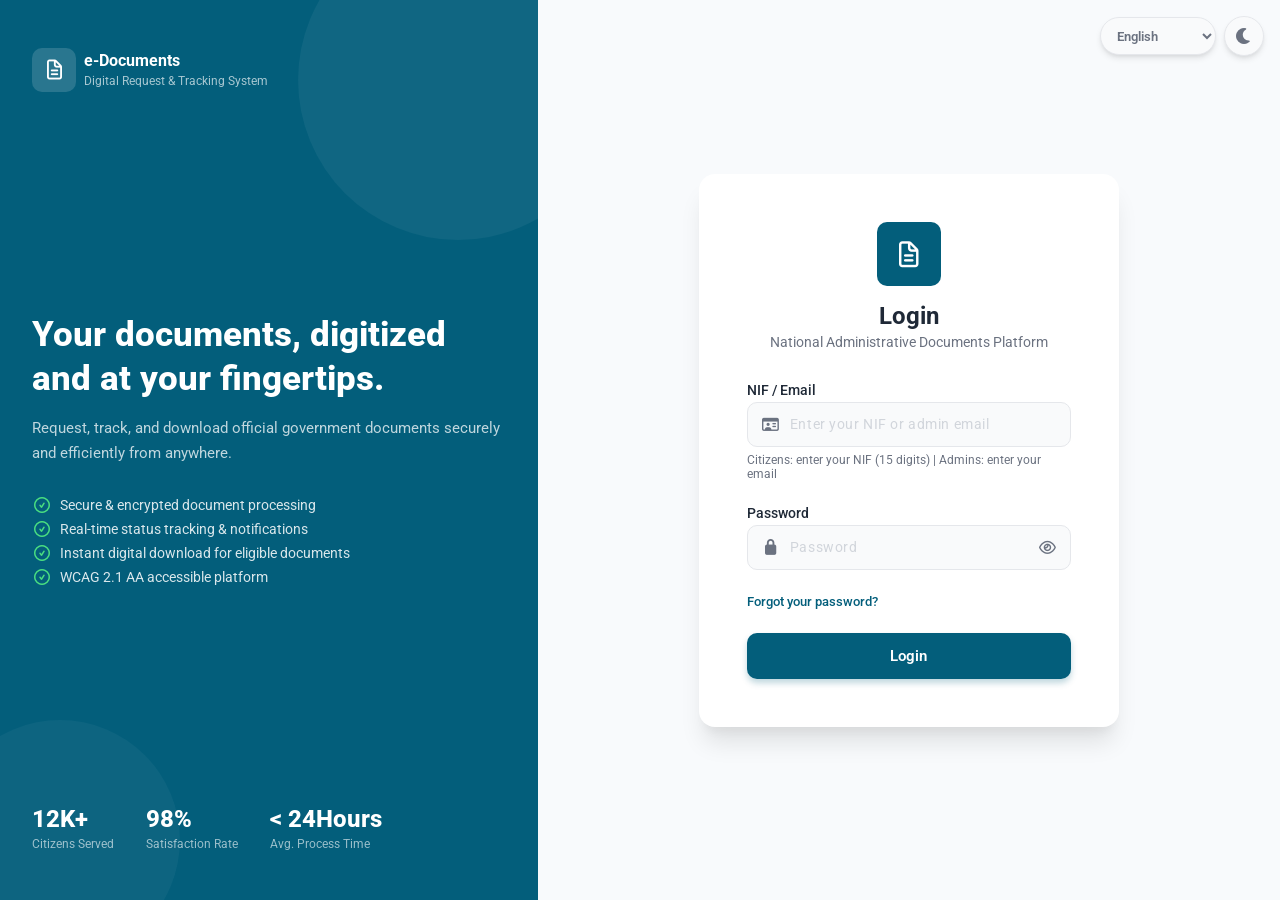
<file: pages/login.html>
<!DOCTYPE html>
<html lang="en">

<head>
    <meta charset="UTF-8" />
    <meta name="viewport" content="width=device-width, initial-scale=1.0" />
    <title>Login - e-Documents</title>
    <link rel="icon" type="image/png" href="/assets/images/favicon.png">
    <link rel="stylesheet" href="../assets/css/all.min.css" />
    <link rel="stylesheet" href="../assets/css/auth.css" />
</head>

<body data-i18n-title="login.pageTitle">
    <!-- Dark mode toggle -->
    <div class="auth-actions">
        <div class="language-switcher language-switcher--fixed" data-language-switcher></div>
        <button type="button" class="theme-toggle theme-toggle--fixed" id="theme-toggle" aria-label="Toggle dark mode"
            data-i18n-aria-label="topbar.toggleTheme">
            <i class="fa-solid fa-moon" id="theme-icon"></i>
        </button>
    </div>

    <div class="auth-page">

        <!-- LEFT PANEL -->
        <div class="auth-left">

            <!-- Logo -->
            <div class="auth-logo">
                <div class="auth-logo-icon">
                    <i class="fa-regular fa-file-lines"></i>
                </div>
                <div class="auth-logo-text">
                    <h2 data-i18n="app.name">e-Documents</h2>
                    <span data-i18n="app.tagline">Digital Request &amp; Tracking System</span>
                </div>
            </div>

            <!-- Hero text -->
            <div class="auth-hero">
                <h1 data-i18n="login.heroTitle">Your documents,<br />digitized and<br />at your fingertips.</h1>
                <p data-i18n="login.heroText">
                    Request, track, and download official government documents
                    securely and efficiently from anywhere.
                </p>
                <ul class="auth-features">
                    <li>
                        <i class="fa-regular fa-circle-check"></i>
                        <span data-i18n="login.featureSecure">Secure &amp; encrypted document processing</span>
                    </li>
                    <li>
                        <i class="fa-regular fa-circle-check"></i>

                        <span data-i18n="login.featureTracking">Real-time status tracking &amp; notifications</span>
                    </li>
                    <li>
                        <i class="fa-regular fa-circle-check"></i>

                        <span data-i18n="login.featureDownload">Instant digital download for eligible documents</span>
                    </li>
                    <li>
                        <i class="fa-regular fa-circle-check"></i>

                        <span data-i18n="login.featureAccessible">WCAG 2.1 AA accessible platform</span>
                    </li>
                </ul>
            </div>

            <!-- Stats -->
            <div class="auth-stats">
                <div>
                    <span class="auth-stat-value">12K+</span>
                    <span class="auth-stat-label" data-i18n="login.citizensServed">Citizens Served</span>
                </div>
                <div>
                    <span class="auth-stat-value">98%</span>
                    <span class="auth-stat-label" data-i18n="login.satisfactionRate">Satisfaction Rate</span>
                </div>
                <div>
                    <span class="auth-stat-value">&lt; 24Hours</span>
                    <span class="auth-stat-label" data-i18n="login.avgProcessTime">Avg. Process Time</span>
                </div>
            </div>

        </div>
        <!-- end auth-left -->

        <!-- RIGHT PANEL -->
        <div class="auth-right">
            <div class="auth-card">

                <!-- Card logo -->
                <div class="card-logo">
                    <i class="fa-regular fa-file-lines"></i>
                </div>

                <h2 data-i18n="login.title">Login</h2>
                <p class="auth-subtitle" data-i18n="login.subtitle">National Administrative Documents Platform</p>

                <!-- Form -->
                <form method="post" id="loginForm">
                    <div class="auth-form">

                        <!-- Identifier field (NIF or email) -->
                        <div class="form-group">
                            <label for="identifier" data-i18n="login.identifierLabel">NIF / Email</label>
                            <div class="input-wrapper">
                                <i class="fa-regular fa-id-card input-icon"></i>
                                <input type="text" id="identifier" placeholder="Enter your NIF or admin email"
                                    data-i18n-placeholder="login.identifierPlaceholder" autocomplete="off" required />
                            </div>
                            <span class="field-hint" data-i18n="login.identifierHint">
                                Citizens: enter your NIF (15 digits) &nbsp;|&nbsp; Admins: enter
                                your
                                email
                            </span>
                            <span class="form-error" id="identifier-error"></span>
                        </div>

                        <!-- Password field -->
                        <div class="form-group">
                            <label for="password" data-i18n="login.passwordLabel">Password</label>
                            <div class="input-wrapper">
                                <i class="fa-solid fa-lock input-icon"></i>
                                <input type="password" id="password" placeholder="••••••••"
                                    data-i18n-placeholder="login.passwordPlaceholder" autocomplete="current-password"
                                    required />
                                <!-- toggle button -->
                                <button class="toggle-password" id="toggle-password" type="button"
                                    aria-label="Toggle password visibility" data-i18n-aria-label="login.togglePassword">
                                    <i class="fa-regular fa-eye" id="eye-icon"></i>
                                </button>
                            </div>
                            <span class="form-error" id="password-error"></span>
                        </div>

                        <!-- Forgot password -->
                        <a href="#" class="forgot-link" data-i18n="login.forgotPassword">Forgot your password?</a>

                        <!-- General error (wrong credentials / connection failure) -->
                        <div class="general-error" id="general-error">
                            <i class="general-error-icon"></i>
                            <span class="general-error-text"></span>
                        </div>

                        <!-- Submit -->
                        <button class="btn-login" id="login-btn" type="button">
                            <div class="btn-spinner"></div>
                            <span class="btn-text" data-i18n="login.submit">Login</span>
                        </button>

                    </div>
                </form>
                <!-- end auth-form -->

            </div>
            <!-- end auth-card -->
        </div>
        <!-- end auth-right -->

    </div>
    <!-- end auth-page -->


    <script src="../locales/en.js"></script>
    <script src="../locales/fr.js"></script>
    <script src="../locales/ar.js"></script>
    <script src="../js/i18n.js"></script>
    <script src="../assets/js/theme.js"></script>
    <script src="../assets/js/api.js"></script>
    <script src="../assets/js/auth.js"></script>
</body>

</html>
</file>
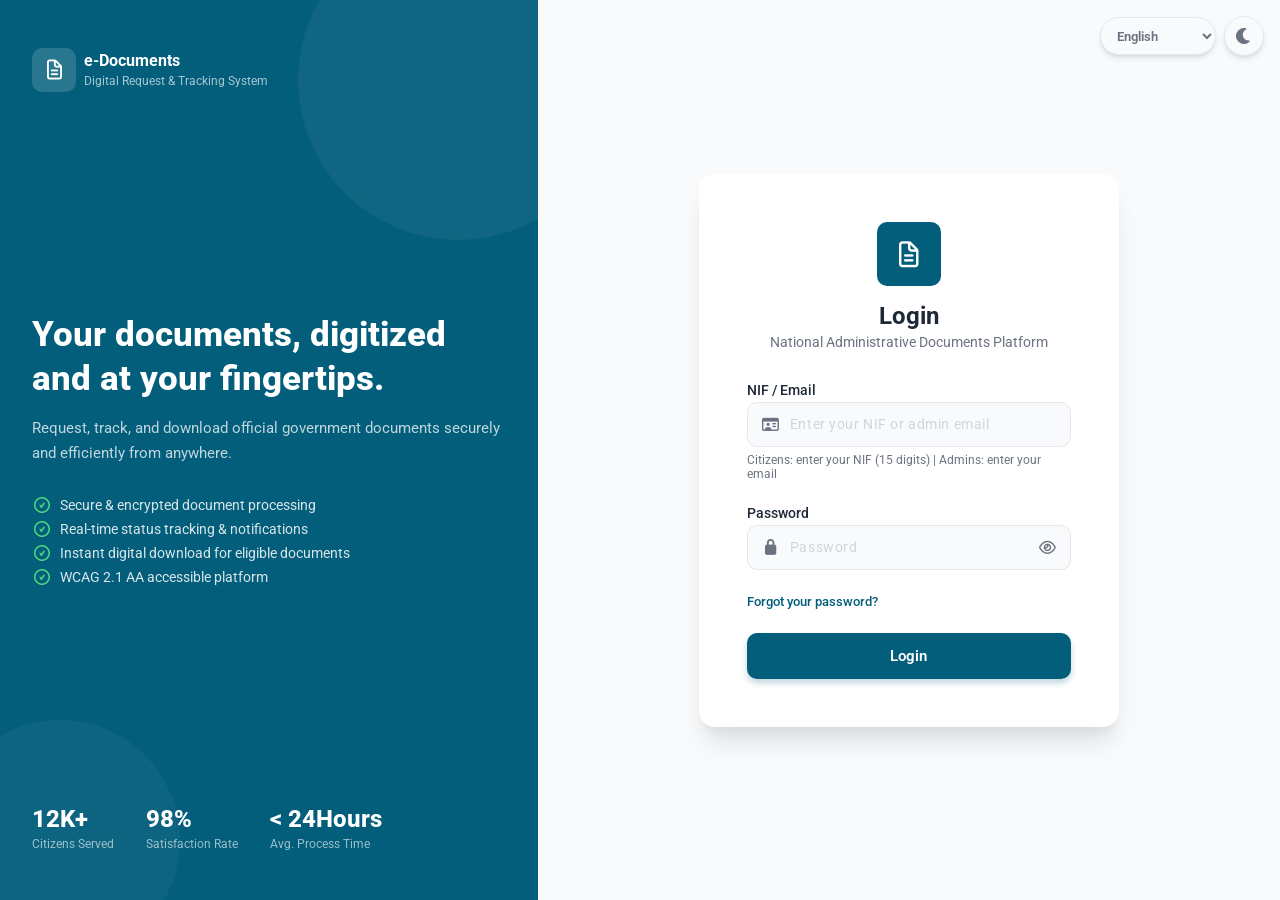
<file: pages/admin/dashboard.html>
<!DOCTYPE html>
<html lang="en">

<head>
    <meta charset="UTF-8" />
    <meta name="viewport" content="width=device-width, initial-scale=1.0" />
    <title>Dashboard — e-Documents Admin</title>
    <link rel="icon" type="image/png" href="/assets/images/favicon.png">
    <link rel="stylesheet" href="../../assets/css/all.min.css" />
    <link rel="stylesheet" href="../../assets/css/admin-dashboard.css" />
</head>

<body data-page="dashboard" data-title="Dashboard" data-i18n-title="pageTitle.dashboard">
    <div class="dashboard-page">

        <div id="sidebar-mount"></div>

        <div class="dashboard-main">
            <div id="topbar-mount"></div>

            <main class="dashboard-content page-transition">

                <!-- Welcome Banner -->
                <section class="welcome-banner">
                    <div class="welcome-text">
                        <h2 class="welcome-title" id="welcome-title">—</h2>
                        <p class="welcome-sub" id="welcome-sub" data-i18n="dashboard.loadingDashboard">Loading your dashboard...</p>
                    </div>
                    <div class="welcome-actions">
                        <span class="service-badge" id="service-badge">—</span>
                        <a href="requests-management.html" class="btn-banner btn-banner--outline">
                            <i class="fa-regular fa-file-lines"></i>
                            <span data-i18n="dashboard.viewAllRequests">View All Requests</span>
                        </a>
                    </div>
                </section>

                <!-- Stats Cards -->
                <section class="stats-grid">
                    <div class="stat-card">
                        <div class="stat-card-left">
                            <span class="stat-label" data-i18n="dashboard.totalRequests">Total Requests</span>
                            <span class="stat-value" id="stat-total">—</span>
                            <span class="stat-sub" id="stat-total-sub"></span>
                        </div>
                        <div class="stat-icon stat-icon--blue">
                            <i class="fa-regular fa-file-lines"></i>
                        </div>
                    </div>

                    <div class="stat-card">
                        <div class="stat-card-left">
                            <span class="stat-label" data-i18n="dashboard.pending">Pending</span>
                            <span class="stat-value" id="stat-pending">—</span>
                            <span class="stat-sub stat-sub--yellow" id="stat-pending-sub"></span>
                        </div>
                        <div class="stat-icon stat-icon--yellow">
                            <i class="fa-regular fa-clock"></i>
                        </div>
                    </div>

                    <div class="stat-card">
                        <div class="stat-card-left">
                            <span class="stat-label" data-i18n="dashboard.approved">Approved</span>
                            <span class="stat-value" id="stat-approved">—</span>
                            <span class="stat-sub stat-sub--green" id="stat-approved-sub"></span>
                        </div>
                        <div class="stat-icon stat-icon--green">
                            <i class="fa-solid fa-circle-check"></i>
                        </div>
                    </div>

                    <div class="stat-card">
                        <div class="stat-card-left">
                            <span class="stat-label" data-i18n="dashboard.rejected">Rejected</span>
                            <span class="stat-value" id="stat-rejected">—</span>
                            <span class="stat-sub stat-sub--red" id="stat-rejected-sub"></span>
                        </div>
                        <div class="stat-icon stat-icon--red">
                            <i class="fa-solid fa-circle-xmark"></i>
                        </div>
                    </div>
                </section>

                <!-- Pending Requests -->
                <div class="dash-card">
                    <div class="dash-card-header">
                        <h3 class="dash-card-title">
                            <i class="fa-regular fa-clock"></i>
                            <span data-i18n="dashboard.pendingRequestsTitle">Pending Requests</span>
                        </h3>
                        <a href="requests-management.html" class="dash-card-link">
                            <span data-i18n="dashboard.viewAll">View all</span> <i class="fa-solid fa-arrow-right"></i>
                        </a>
                    </div>

                    <!-- Empty state — no pending -->
                    <div class="empty-state" id="empty-pending" style="display:none;">
                        <i class="fa-solid fa-circle-check"></i>
                        <p data-i18n="dashboard.allCaughtUp">All caught up!</p>
                        <span data-i18n="dashboard.noPendingRequests">No pending requests at the moment.</span>
                    </div>

                    <!-- Table -->
                    <div class="table-wrapper" id="pending-table-wrapper">
                        <table class="admin-table">
                            <thead>
                                <tr>
                                    <th data-i18n="requests.requestId">Request ID</th>
                                    <th data-i18n="requests.user">User</th>
                                    <th data-i18n="requests.submittedDate">Submitted</th>
                                    <th data-i18n="requests.compliance">Compliance</th>
                                    <th data-i18n="requests.action">Action</th>
                                </tr>
                            </thead>
                            <tbody id="pending-tbody">
                                <!-- filled by JS -->
                            </tbody>
                        </table>
                    </div>
                </div>

            </main>
        </div>
    </div>

    <!-- Toast -->
    <div class="rm-toast" id="rm-toast">
        <i class="fa-solid fa-circle-check rm-toast-icon" id="rm-toast-icon"></i>
        <span id="rm-toast-msg"></span>
    </div>

    <script src="../../locales/en.js"></script>
    <script src="../../locales/fr.js"></script>
    <script src="../../locales/ar.js"></script>
    <script src="../../js/i18n.js"></script>
    <script src="../../assets/js/theme.js"></script>
    <script src="../../assets/js/router.js"></script>
    <script src="../../assets/js/components.js"></script>
    <script src="../../assets/js/api.js"></script>
    <script src="../../assets/js/notification.js"></script>
    <script src="../../assets/js/admin-dashboard.js"></script>
</body>

</html>
</file>
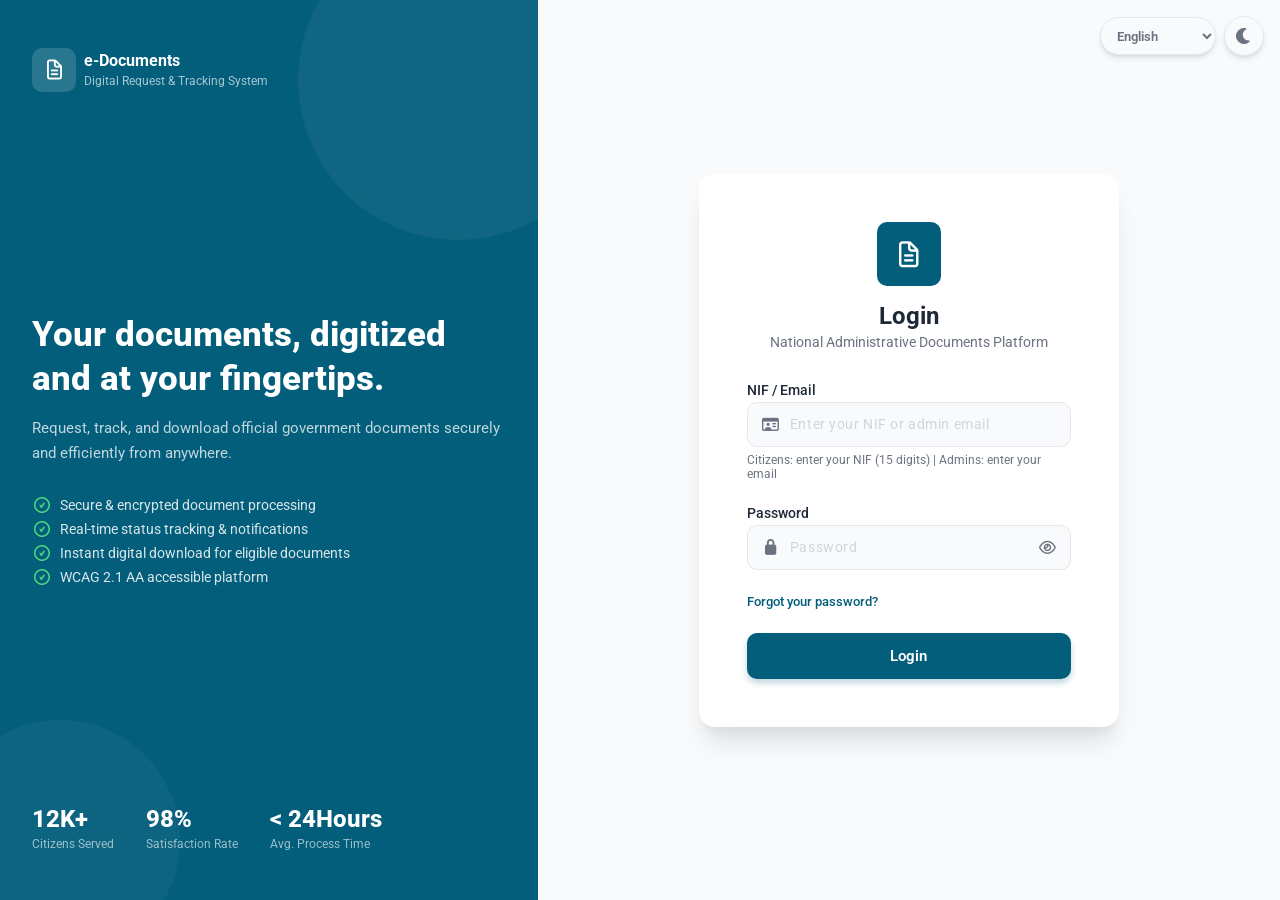
<file: pages/admin/profile.html>
<!DOCTYPE html>
<html lang="en">

<head>
    <meta charset="UTF-8" />
    <meta name="viewport" content="width=device-width, initial-scale=1.0" />
    <title>Admin Profile - e-Documents</title>
    <link rel="icon" type="image/png" href="/assets/images/favicon.png">
    <link rel="stylesheet" href="../../assets/css/all.min.css" />
    <link rel="stylesheet" href="../../assets/css/admin-profile.css" />
</head>

<body data-page="profile" data-title="My Profile" data-i18n-title="pageTitle.profile">
    <div class="dashboard-page">

        <div id="sidebar-mount"></div>

        <div class="dashboard-main">
            <div id="topbar-mount"></div>

            <main class="dashboard-content page-transition">

                <!-- Banner -->
                <section class="ap-banner">
                    <div class="ap-banner-text">
                        <h2 class="ap-banner-title" data-i18n="profilePage.adminProfile">Admin Profile</h2>
                        <p class="ap-banner-sub" data-i18n="profilePage.adminSubtitle">Manage your account information and security settings</p>
                    </div>
                    <button type="button" class="btn-edit-profile" id="btn-edit-profile">
                        <i class="fa-solid fa-pen"></i>
                        <span data-i18n="profilePage.editProfile">Edit Profile</span>
                    </button>
                </section>

                <!-- Main Grid -->
                <div class="ap-grid">

                    <!-- LEFT COLUMN -->
                    <div class="ap-col ap-col--left">

                        <!-- Avatar Card -->
                        <div class="ap-card avatar-card">
                            <div class="avatar-wrap">
                                <div class="avatar-circle">
                                    <img src="" alt="Profile photo" data-i18n-aria-label="profilePage.profilePhoto" class="avatar-img" id="avatar-img"
                                        style="display:none;" />
                                    <span class="avatar-initials" id="avatar-initials">—</span>
                                </div>
                                <!-- Upload button — shown only in edit mode (via JS) -->
                                <label class="avatar-upload-btn" id="avatar-upload-label" title="Change photo" data-i18n-title="profilePage.changePhoto"
                                    style="display:none;">
                                    <i class="fa-solid fa-camera"></i>
                                    <input type="file" id="avatar-upload-input" accept="image/*" hidden />
                                </label>
                                <!-- Remove button — shown only when a photo is set (via JS) -->
                                <button type="button" class="avatar-remove-btn" id="avatar-remove-btn" title="Remove photo" data-i18n-title="profilePage.removePhoto"
                                    type="button" style="display:none;">
                                    <i class="fa-solid fa-xmark"></i>
                                </button>
                            </div>
                            <h3 class="avatar-name" id="avatar-name">—</h3>
                            <p class="avatar-role-label" data-i18n="profilePage.administrator">Administrator</p>
                            <div class="avatar-badges">
                                <span class="role-badge">
                                    <i class="fa-solid fa-shield-halved"></i>
                                    <span data-i18n="profilePage.admin">Admin</span>
                                </span>
                                <span class="service-badge" id="service-badge">
                                    <i class="fa-regular fa-file-lines"></i>
                                    <span id="service-badge-text">—</span>
                                </span>
                            </div>
                        </div>

                        <!-- Service Information (read-only) -->
                        <div class="ap-card service-card">
                            <div class="service-card-header">
                                <div class="service-card-icon">
                                    <i class="fa-solid fa-briefcase"></i>
                                </div>
                                <div>
                                    <h4 class="ap-card-title" data-i18n="profilePage.serviceAssignment">Service Assignment</h4>
                                    <p class="ap-card-sub" data-i18n="profilePage.managedByAdmin">Managed by the system administrator</p>
                                </div>
                            </div>
                            <div class="service-fields">
                                <div class="service-field">
                                    <span class="service-field-label">
                                        <i class="fa-solid fa-user-tie"></i>
                                        <span data-i18n="profilePage.role">Role</span>
                                    </span>
                                    <span class="service-field-value" id="svc-role" data-i18n="profilePage.administrator">Administrator</span>
                                </div>
                                <div class="service-field">
                                    <span class="service-field-label">
                                        <i class="fa-solid fa-id-card"></i>
                                        <span data-i18n="requestPage.nationalId">National ID</span>
                                    </span>
                                    <span class="service-field-value" id="svc-nationalid">—</span>
                                </div>
                                <div class="service-field">
                                    <span class="service-field-label">
                                        <i class="fa-regular fa-file-lines"></i>
                                        <span data-i18n="profilePage.assignedService">Assigned Service</span>
                                    </span>
                                    <span class="service-field-value service-field-value--highlight"
                                        id="svc-service">—</span>
                                </div>
                                <div class="service-readonly-note">
                                    <i class="fa-solid fa-lock"></i>
                                    <span data-i18n="profilePage.serviceReadonly">Service assignment is controlled by system administrators only.</span>
                                </div>
                            </div>
                        </div>

                    </div>

                    <!-- RIGHT COLUMN -->
                    <div class="ap-col ap-col--right">

                        <!-- Account Information (editable) -->
                        <div class="ap-card info-card" id="info-card">
                            <div class="ap-card-header">
                                <div>
                                    <h4 class="ap-card-title" data-i18n="profilePage.accountInformation">Account Information</h4>
                                    <p class="ap-card-sub" data-i18n="profilePage.updateNameEmail">Update your name and login email</p>
                                </div>
                                <div class="edit-actions" id="edit-actions" style="display:none;">
                                    <button type="button" class="btn-cancel-edit" id="btn-cancel-edit" data-i18n="common.cancel">Cancel</button>
                                    <button type="button" class="btn-save-edit" id="btn-save-edit">
                                        <i class="fa-solid fa-check"></i>
                                        <span data-i18n="profilePage.saveChanges">Save Changes</span>
                                    </button>
                                </div>
                            </div>

                            <div class="info-grid">
                                <!-- First Name -->
                                <div class="info-field">
                                    <label class="info-label" for="pf-firstname">
                                        <i class="fa-regular fa-user"></i>
                                        <span data-i18n="profilePage.firstName">First Name</span>
                                    </label>
                                    <div class="info-input-wrap">
                                        <input type="text" class="info-input info-input--readonly" id="pf-firstname"
                                            readonly />
                                        <span class="info-lock-icon" title="Cannot be changed" data-i18n-title="profilePage.cannotBeChanged">
                                            <i class="fa-solid fa-lock"></i>
                                        </span>
                                    </div>
                                    <span class="info-hint">
                                        <i class="fa-solid fa-triangle-exclamation"></i>
                                        <span data-i18n="profilePage.nameCannotChange">Name cannot be changed. Contact system admin if needed.</span>
                                    </span>
                                </div>

                                <!-- Last Name -->
                                <div class="info-field">
                                    <label class="info-label" for="pf-lastname">
                                        <i class="fa-regular fa-user"></i>
                                        <span data-i18n="profilePage.lastName">Last Name</span>
                                    </label>
                                    <div class="info-input-wrap">
                                        <input type="text" class="info-input info-input--readonly" id="pf-lastname"
                                            readonly />
                                        <span class="info-lock-icon" title="Cannot be changed" data-i18n-title="profilePage.cannotBeChanged">
                                            <i class="fa-solid fa-lock"></i>
                                        </span>
                                    </div>
                                </div>

                                <!-- Email (full width) -->
                                <div class="info-field info-field--full">
                                    <label class="info-label" for="pf-email">
                                        <i class="fa-regular fa-envelope"></i>
                                        <span data-i18n="profilePage.emailAddress">Email Address</span>
                                        <span class="info-label-note" data-i18n="profilePage.loginId">(Login ID)</span>
                                    </label>
                                    <div class="info-input-wrap">
                                        <input type="email" class="info-input info-input--editable" id="pf-email"
                                            readonly />
                                    </div>
                                    <span class="info-hint">
                                        <i class="fa-solid fa-triangle-exclamation"></i>
                                        <span data-i18n="profilePage.emailChangesLogin">Changing your email will update your login credentials.</span>
                                    </span>
                                </div>
                            </div>
                        </div>

                        <!-- Security & Password -->
                        <div class="ap-card security-card">
                            <div class="ap-card-header">
                                <div class="security-header-left">
                                    <div class="security-icon">
                                        <i class="fa-solid fa-lock"></i>
                                    </div>
                                    <div>
                                        <h4 class="ap-card-title" data-i18n="profilePage.securityPassword">Security &amp; Password</h4>
                                        <p class="ap-card-sub" data-i18n="profilePage.updatePassword">Change your account password</p>
                                    </div>
                                </div>
                                <button type="button" class="btn-edit-security" id="btn-edit-security" title="Edit password" data-i18n-title="profilePage.updatePassword">
                                    <i class="fa-solid fa-pen" id="security-edit-icon"></i>
                                </button>
                            </div>

                            <div class="security-form" id="security-form">
                                <div class="sec-field-group">
                                    <label class="sec-label" for="sec-current" data-i18n="profilePage.currentPassword">Current Password</label>
                                    <div class="sec-input-wrap">
                                        <input type="password" class="sec-input" id="sec-current"
                                            placeholder="Enter current password" data-i18n-placeholder="profilePage.enterCurrentPassword" autocomplete="current-password"
                                            disabled />
                                        <button class="sec-toggle-pw" data-target="sec-current" type="button"
                                            tabindex="-1">
                                            <i class="fa-regular fa-eye"></i>
                                        </button>
                                    </div>
                                </div>

                                <div class="sec-fields-row">
                                    <div class="sec-field-group">
                                        <label class="sec-label" for="sec-new" data-i18n="profilePage.newPassword">New Password</label>
                                        <div class="sec-input-wrap">
                                            <input type="password" class="sec-input" id="sec-new"
                                                placeholder="New password" data-i18n-placeholder="profilePage.enterNewPassword" autocomplete="new-password" disabled />
                                            <button class="sec-toggle-pw" data-target="sec-new" type="button"
                                                tabindex="-1">
                                                <i class="fa-regular fa-eye"></i>
                                            </button>
                                        </div>
                                    </div>
                                    <div class="sec-field-group">
                                        <label class="sec-label" for="sec-confirm" data-i18n="profilePage.confirmPassword">Confirm Password</label>
                                        <div class="sec-input-wrap">
                                            <input type="password" class="sec-input" id="sec-confirm"
                                                placeholder="Confirm password" data-i18n-placeholder="profilePage.confirmNewPasswordPlaceholder" autocomplete="new-password" disabled />
                                            <button class="sec-toggle-pw" data-target="sec-confirm" type="button"
                                                tabindex="-1">
                                                <i class="fa-regular fa-eye"></i>
                                            </button>
                                        </div>
                                    </div>
                                </div>

                                <span class="sec-error" id="sec-error" style="display:none;"></span>

                                <button type="button" class="btn-update-pw" id="btn-update-pw" disabled>
                                    <i class="fa-solid fa-key"></i>
                                    <span data-i18n="profilePage.updatePasswordButton">Update Password</span>
                                </button>
                            </div>
                        </div>

                    </div>
                </div>

            </main>
        </div>
    </div>

    <!-- Toast -->
    <div class="ap-toast" id="ap-toast">
        <i class="fa-solid fa-circle-check ap-toast-icon" id="ap-toast-icon"></i>
        <span id="ap-toast-msg"></span>
    </div>

    <script src="../../locales/en.js"></script>
    <script src="../../locales/fr.js"></script>
    <script src="../../locales/ar.js"></script>
    <script src="../../js/i18n.js"></script>
    <script src="../../assets/js/theme.js"></script>
    <script src="../../assets/js/router.js"></script>
    <script src="../../assets/js/components.js"></script>
    <script src="../../assets/js/api.js"></script>
    <script src="../../assets/js/notification.js"></script>
    <script src="../../assets/js/admin-profile.js"></script>
</body>

</html>
</file>
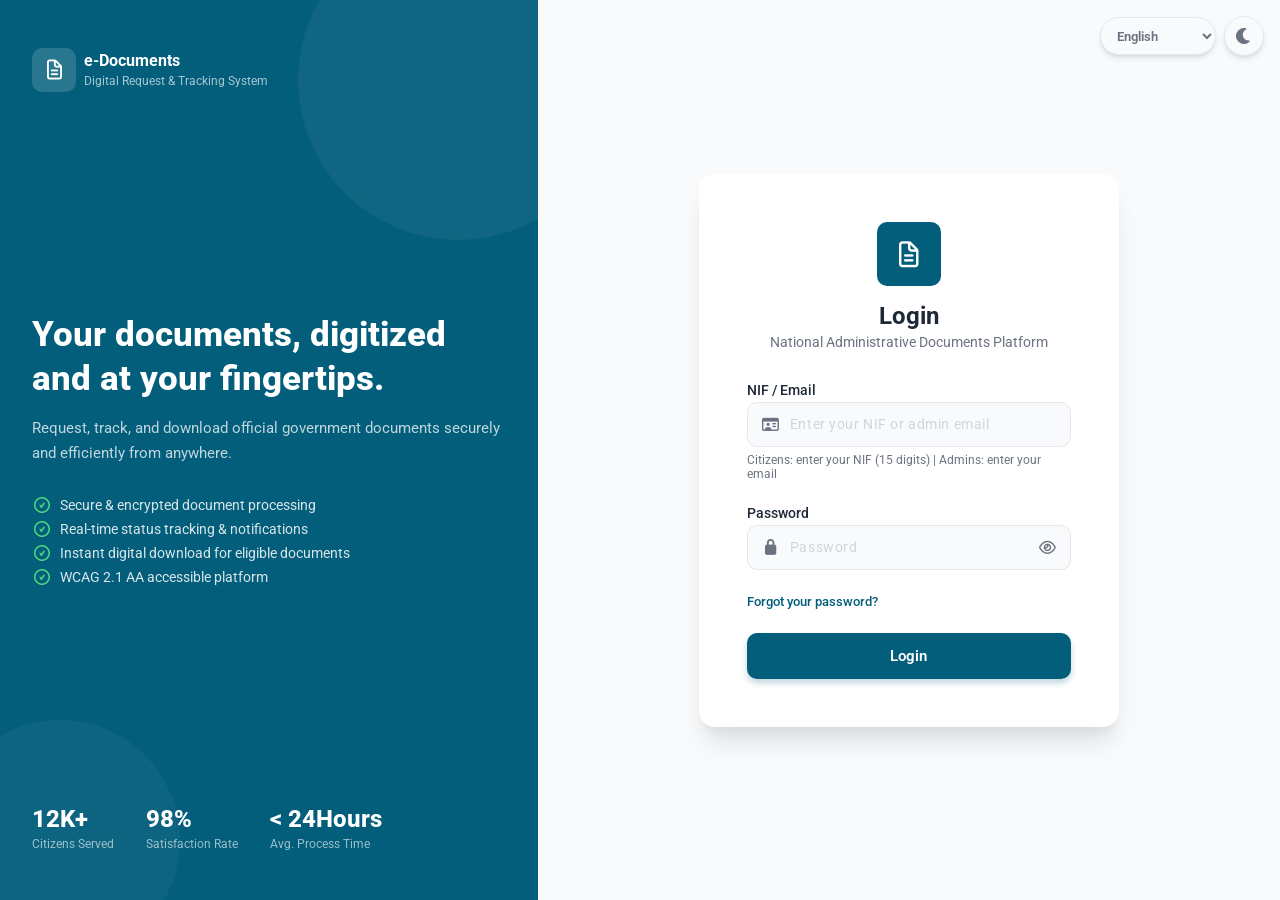
<file: pages/admin/requests-management.html>
<!DOCTYPE html>
<html lang="en">

<head>
    <meta charset="UTF-8" />
    <meta name="viewport" content="width=device-width, initial-scale=1.0" />
    <title>Request Management - e-Documents</title>
    <link rel="icon" type="image/png" href="/assets/images/favicon.png">
    <link rel="stylesheet" href="../../assets/css/all.min.css" />
    <link rel="stylesheet" href="../../assets/css/requests-management.css" />
</head>

<body data-page="requests-management" data-title="Request Management" data-i18n-title="pageTitle.requestsManagement">
    <div class="dashboard-page">

        <div id="sidebar-mount"></div>

        <div class="dashboard-main">
            <div id="topbar-mount"></div>

            <main class="dashboard-content page-transition">

                <!-- Service Banner -->
                <div class="service-banner" id="service-banner">
                    <div class="service-banner-left">
                        <div class="service-icon" id="service-icon">
                            <i class="fa-regular fa-file-lines"></i>
                        </div>
                        <div>
                            <h2 class="service-title" id="service-title">-</h2>
                            <p class="service-sub" data-i18n="admin.serviceSub">You are managing requests for this document type only</p>
                        </div>
                    </div>
                    <div class="service-stats">
                        <div class="service-stat">
                            <span class="service-stat-value" id="stat-total">-</span>
                            <span class="service-stat-label" data-i18n="admin.total">Total</span>
                        </div>
                        <div class="service-stat">
                            <span class="service-stat-value stat-pending" id="stat-pending">-</span>
                            <span class="service-stat-label" data-i18n="dashboard.pending">Pending</span>
                        </div>
                        <div class="service-stat">
                            <span class="service-stat-value stat-approved" id="stat-approved">-</span>
                            <span class="service-stat-label" data-i18n="dashboard.approved">Approved</span>
                        </div>
                        <div class="service-stat">
                            <span class="service-stat-value stat-rejected" id="stat-rejected">-</span>
                            <span class="service-stat-label" data-i18n="dashboard.rejected">Rejected</span>
                        </div>
                    </div>
                </div>

                <!-- Filter Bar -->
                <div class="filter-bar">
                    <div class="search-wrapper">
                        <i class="fa-solid fa-magnifying-glass search-icon"></i>
                        <input type="text" id="search-input" class="search-input"
                            placeholder="Search by Request ID or user name..." data-i18n-placeholder="requests.searchRequests" autocomplete="off" />
                        <button type="button" class="search-clear" id="search-clear" style="display:none;">
                            <i class="fa-solid fa-xmark"></i>
                        </button>
                    </div>
                    <select class="filter-select" id="filter-status">
                        <option value="" data-i18n="requests.allStatuses">All Statuses</option>
                        <option value="pending" data-i18n="status.pending">Pending</option>
                        <option value="approved" data-i18n="status.approved">Approved</option>
                        <option value="rejected" data-i18n="status.rejected">Rejected</option>
                    </select>
                    <span class="results-count" id="results-count"></span>
                </div>

                <!-- Requests Table -->
                <div class="rm-card">

                    <div class="empty-state" id="empty-no-data" style="display:none;">
                        <i class="fa-regular fa-folder-open"></i>
                        <p data-i18n="admin.noRequestsFound">No requests found</p>
                        <span data-i18n="admin.noRequestsText">No requests have been submitted for your document type yet.</span>
                    </div>

                    <div class="empty-state" id="empty-no-results" style="display:none;">
                        <i class="fa-solid fa-magnifying-glass"></i>
                        <p data-i18n="requests.noResultsFound">No results found</p>
                        <span data-i18n="admin.noResultsText">Try adjusting your search or filter.</span>
                    </div>

                    <div class="table-wrapper" id="table-wrapper">
                        <table class="rm-table">
                            <thead>
                                <tr>
                                    <th data-i18n="requests.requestId">Request ID</th>
                                    <th data-i18n="requests.user">User</th>
                                    <th data-i18n="requests.submittedDate">Submitted</th>
                                    <th data-i18n="requests.compliance">Compliance</th>
                                    <th data-i18n="common.status">Status</th>
                                    <th data-i18n="requests.actions">Actions</th>
                                </tr>
                            </thead>
                            <tbody id="rm-tbody">
                                <!-- filled by JS -->
                            </tbody>
                        </table>
                    </div>
                </div>

            </main>
        </div>
    </div>

    <!-- Modal -->
    <div class="modal-backdrop" id="modal-backdrop">
        <div class="modal" id="rm-modal" role="dialog" aria-modal="true">

            <!-- Modal header -->
            <div class="modal-header">
                <div class="modal-header-left">
                    <h3 class="modal-title" id="modal-req-id">-</h3>
                    <p class="modal-user-name" id="modal-user-name">-</p>
                </div>
                <button type="button" class="modal-close" id="modal-close" aria-label="Close" data-i18n-aria-label="common.close">
                    <i class="fa-solid fa-xmark"></i>
                </button>
            </div>

            <!-- Modal body -->
            <div class="modal-body">

                <!-- Applicant info -->
                <div class="modal-section">
                    <div class="modal-section-label">
                        <i class="fa-regular fa-user"></i> <span data-i18n="requests.applicant">Applicant</span>
                    </div>
                    <div class="modal-info-grid">
                        <div class="modal-info-item">
                            <span class="modal-info-key">NIF</span>
                            <span class="modal-info-val" id="modal-nif">-</span>
                        </div>
                        <div class="modal-info-item">
                            <span class="modal-info-key" data-i18n="requestPage.dateOfBirth">Date of Birth</span>
                            <span class="modal-info-val" id="modal-dob">-</span>
                        </div>
                        <div class="modal-info-item">
                            <span class="modal-info-key" data-i18n="requestPage.phoneNumber">Phone</span>
                            <span class="modal-info-val" id="modal-phone">-</span>
                        </div>
                        <div class="modal-info-item">
                            <span class="modal-info-key" data-i18n="requestPage.email">Email</span>
                            <span class="modal-info-val" id="modal-email">-</span>
                        </div>
                        <div class="modal-info-item modal-info-item--full">
                            <span class="modal-info-key" data-i18n="requestPage.taxRegime">Tax Regime</span>
                            <span class="modal-info-val" id="modal-tax-regime">-</span>
                        </div>
                    </div>
                </div>

                <!-- Compliance -->
                <div class="modal-section modal-section--compliance">

                    <div class="compliance-header-row">
                        <div class="modal-section-label">
                            <i class="fa-solid fa-scale-balanced"></i> <span data-i18n="requests.taxCompliance">Tax Compliance</span>
                        </div>

                        <div class="modal-year-label">
                            <i class="fa-solid fa-calendar-days"></i>
                            <span data-i18n="requests.year">Year</span>
                        </div>
                    </div>

                    <div class="compliance-row">
                        <span class="compliance-badge" id="modal-compliance-badge">-</span>

                        <div class="modal-year-card" id="modal-year-inline" style="display:none;">
                            <div class="modal-year-value" id="modal-year">-</div>
                        </div>
                    </div>

                </div>

                <!-- Tax records - only for Extrait de rôle -->
                <div class="modal-section" id="modal-tax-records-section" style="display:none;">
                    <div class="modal-section-label">
                        <i class="fa-solid fa-table-list"></i> <span data-i18n="requests.taxRecords">Tax Records</span>
                    </div>
                    <div class="table-wrapper">
                        <table class="tax-records-table">
                            <thead>
                                <tr>
                                    <th data-i18n="requests.type">Type</th>
                                    <th data-i18n="requests.year">Year</th>
                                    <th data-i18n="requests.principal">Principal</th>
                                    <th data-i18n="requests.penalties">Penalties</th>
                                    <th data-i18n="requests.paid">Paid</th>
                                    <th data-i18n="requests.remaining">Remaining</th>
                                </tr>
                            </thead>
                            <tbody id="modal-tax-records-tbody">
                                <!-- filled by JS -->
                            </tbody>
                        </table>
                    </div>
                </div>

                <!-- Status selector -->
                <div class="modal-section">
                    <div class="modal-section-label">
                        <i class="fa-solid fa-circle-half-stroke"></i> <span data-i18n="requests.newStatus">New Status</span>
                    </div>
                    <div class="status-options">
                        <button type="button" class="status-option" data-status="pending" id="status-opt-pending">
                            <i class="fa-regular fa-clock"></i>
                            <span data-i18n="status.pending">Pending</span>
                        </button>
                        <button type="button" class="status-option" data-status="approved" id="status-opt-approved">
                            <i class="fa-solid fa-circle-check"></i>
                            <span data-i18n="status.approved">Approved</span>
                        </button>
                        <button type="button" class="status-option" data-status="rejected" id="status-opt-rejected">
                            <i class="fa-solid fa-circle-xmark"></i>
                            <span data-i18n="status.rejected">Rejected</span>
                        </button>
                    </div>
                </div>

                <!-- Admin notes -->
                <div class="modal-section">
                    <div class="modal-section-label">
                        <i class="fa-regular fa-note-sticky"></i> <span data-i18n="requests.adminNotes">Admin Notes</span>
                        <span class="optional-tag" data-i18n="requests.optional">(optional)</span>
                    </div>
                    <textarea class="modal-notes-input" id="modal-notes"
                        placeholder="Add a note visible to the citizen..." data-i18n-placeholder="requests.addCitizenNote" rows="3"></textarea>
                </div>

            </div>

            <!-- Modal footer -->
            <div class="modal-footer">
                <button type="button" class="btn-cancel" id="modal-cancel" data-i18n="common.cancel">Cancel</button>
                <button type="button" class="btn-save" id="modal-save">
                    <i class="fa-solid fa-check"></i>
                    <span data-i18n="profilePage.saveChanges">Save Changes</span>
                </button>
            </div>

        </div>
    </div>

    <!-- Toast -->
    <div class="rm-toast" id="rm-toast">
        <i class="fa-solid fa-circle-check rm-toast-icon" id="rm-toast-icon"></i>
        <span id="rm-toast-msg"></span>
    </div>

    <script src="../../locales/en.js"></script>
    <script src="../../locales/fr.js"></script>
    <script src="../../locales/ar.js"></script>
    <script src="../../js/i18n.js"></script>
    <script src="../../assets/js/theme.js"></script>
    <script src="../../assets/js/router.js"></script>
    <script src="../../assets/js/components.js"></script>
    <script src="../../assets/js/api.js"></script>
    <script src="../../assets/js/notification.js"></script>
    <script src="../../assets/js/requests-management.js"></script>
</body>

</html>
</file>
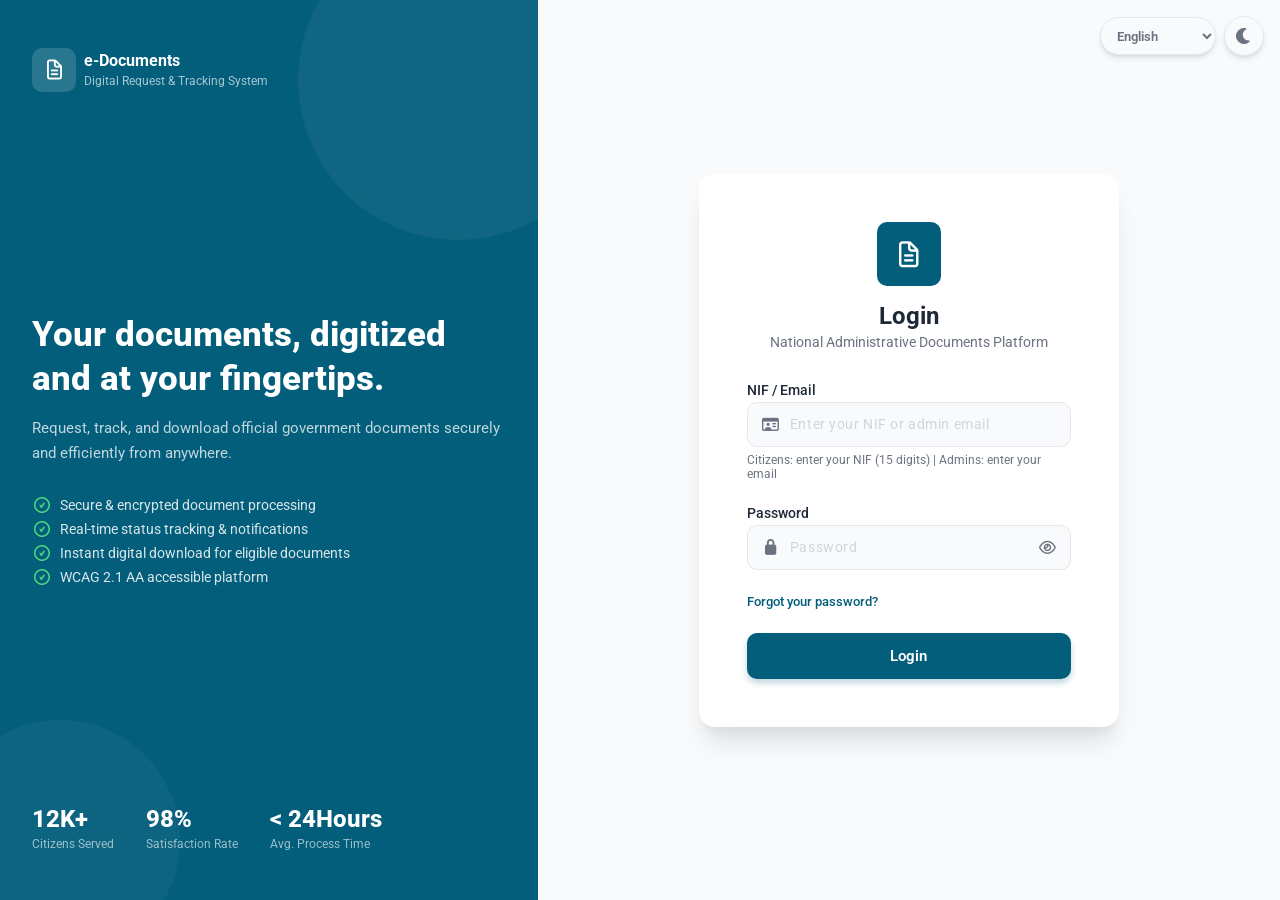
<file: pages/user/dashboard.html>
<!DOCTYPE html>
<html lang="en">

<head>
    <meta charset="UTF-8" />
    <meta name="viewport" content="width=device-width, initial-scale=1.0" />
    <title>Dashboard - e-Documents</title>
    <link rel="icon" type="image/png" href="/assets/images/favicon.png">
    <link rel="stylesheet" href="../../assets/css/all.min.css" />
    <link rel="stylesheet" href="../../assets/css/user-dashboard.css" />
</head>

<body data-page="dashboard" data-title="Dashboard" data-i18n-title="pageTitle.dashboard">
    <div class="dashboard-page">

        <div id="sidebar-mount"></div>

        <div class="dashboard-main">
            <div id="topbar-mount"></div>

            <main class="dashboard-content page-transition">

                <!-- Welcome Banner -->
                <section class="welcome-banner">
                    <div class="welcome-text">
                        <h2 class="welcome-title" id="welcome-title">
                            <span class="welcome-skeleton"></span>
                        </h2>
                        <p class="welcome-sub" id="welcome-sub">
                            Loading your summary...
                        </p>
                    </div>
                    <div class="welcome-actions">
                        <a href="request.html" class="btn-banner btn-banner--primary">
                            <i class="fa-solid fa-plus"></i>
                            <span data-i18n="dashboard.newRequest">New Request</span>
                        </a>
                        <a href="documents.html" class="btn-banner btn-banner--outline">
                            <i class="fa-solid fa-magnifying-glass"></i>
                            <span data-i18n="dashboard.track">Track</span>
                        </a>
                    </div>
                </section>

                <!-- Stats Cards -->
                <section class="stats-grid">
                    <div class="stat-card">
                        <div class="stat-card-left">
                            <span class="stat-label" data-i18n="dashboard.totalRequests">Total Requests</span>
                            <span class="stat-value" id="stat-total">—</span>
                            <span class="stat-sub" id="stat-total-sub"></span>
                        </div>
                        <div class="stat-icon stat-icon--blue">
                            <i class="fa-regular fa-file-lines"></i>
                        </div>
                    </div>

                    <div class="stat-card">
                        <div class="stat-card-left">
                            <span class="stat-label" data-i18n="dashboard.approved">Approved</span>
                            <span class="stat-value" id="stat-approved">—</span>
                            <span class="stat-sub stat-sub--green" id="stat-approved-sub"></span>
                        </div>
                        <div class="stat-icon stat-icon--green">
                            <i class="fa-solid fa-circle-check"></i>
                        </div>
                    </div>

                    <div class="stat-card">
                        <div class="stat-card-left">
                            <span class="stat-label" data-i18n="dashboard.pending">Pending</span>
                            <span class="stat-value" id="stat-pending">—</span>
                            <span class="stat-sub stat-sub--yellow" id="stat-pending-sub"></span>
                        </div>
                        <div class="stat-icon stat-icon--yellow">
                            <i class="fa-regular fa-clock"></i>
                        </div>
                    </div>

                    <div class="stat-card">
                        <div class="stat-card-left">
                            <span class="stat-label" data-i18n="dashboard.rejected">Rejected</span>
                            <span class="stat-value" id="stat-rejected">—</span>
                            <span class="stat-sub stat-sub--red" id="stat-rejected-sub"></span>
                        </div>
                        <div class="stat-icon stat-icon--red">
                            <i class="fa-solid fa-circle-xmark"></i>
                        </div>
                    </div>
                </section>

                <!-- Bottom Grid  -->
                <div class="dashboard-bottom">

                    <!-- Recent Requests -->
                    <div class="dash-card">
                        <div class="dash-card-header">
                            <h3 class="dash-card-title">
                                <i class="fa-solid fa-clock-rotate-left"></i>
                                <span data-i18n="dashboard.recentRequests">Recent Requests</span>
                            </h3>
                            <a href="documents.html" class="dash-card-link">
                                <span data-i18n="dashboard.viewAll">View all</span> <i
                                    class="fa-solid fa-arrow-right"></i>
                            </a>
                        </div>

                        <!-- Empty state (shown when no requests) -->
                        <div class="empty-state" id="requests-empty" style="display:none;">
                            <i class="fa-regular fa-folder-open"></i>
                            <p data-i18n="dashboard.noRequestsYetTitle">No requests yet</p>
                            <span data-i18n="dashboard.noRequestsYetText">Your submitted requests will appear
                                here.</span>
                        </div>

                        <!-- Table -->
                        <div class="table-wrapper" id="requests-table-wrapper">
                            <table class="requests-table">
                                <thead>
                                    <tr>
                                        <th data-i18n="requests.requestId">Request ID</th>
                                        <th data-i18n="requests.type">Type</th>
                                        <th data-i18n="requests.date">Date</th>
                                        <th data-i18n="common.status">Status</th>
                                        <th data-i18n="requests.action">Action</th>
                                    </tr>
                                </thead>
                                <tbody id="requests-tbody"></tbody>
                            </table>
                        </div>
                    </div>

                    <!-- Bottom row — 3 equal cards -->
                    <div class="bottom-row">

                        <!-- Quick Actions -->
                        <div class="dash-card">
                            <div class="dash-card-header">
                                <h3 class="dash-card-title">
                                    <i class="fa-solid fa-bolt"></i>
                                    <span data-i18n="dashboard.quickActions">Quick Actions</span>
                                </h3>
                            </div>
                            <div class="quick-actions-list">
                                <a href="request.html" class="quick-action-item quick-action-item--purple">
                                    <div class="quick-action-icon">
                                        <i class="fa-regular fa-file-lines"></i>
                                    </div>
                                    <div class="quick-action-text">
                                        <span class="quick-action-name" data-i18n="dashboard.requestC20">Request
                                            C20</span>
                                        <span class="quick-action-desc" data-i18n="dashboard.c20Description">C20
                                            Existence Certificate</span>
                                    </div>
                                    <i class="fa-solid fa-chevron-right quick-action-arrow"></i>
                                </a>

                                <a href="request.html" class="quick-action-item quick-action-item--teal">
                                    <div class="quick-action-icon">
                                        <i class="fa-solid fa-file-arrow-down"></i>
                                    </div>
                                    <div class="quick-action-text">
                                        <span class="quick-action-name" data-i18n="document.taxRollExtract">Tax Roll
                                            Extract</span>
                                        <span class="quick-action-desc" data-i18n="dashboard.taxRollDescription">Tax
                                            record extract</span>
                                    </div>
                                    <i class="fa-solid fa-chevron-right quick-action-arrow"></i>
                                </a>

                            </div>
                        </div>

                        <!-- Eligibility Status -->
                        <div class="dash-card">
                            <div class="dash-card-header">
                                <h3 class="dash-card-title">
                                    <i class="fa-solid fa-shield-halved"></i>
                                    <span data-i18n="dashboard.eligibilityStatus">Eligibility Status</span>
                                </h3>
                                <span class="eligibility-score" id="eligibility-score"></span>
                            </div>
                            <div class="eligibility-list" id="eligibility-list">
                            </div>
                        </div>

                        <!-- Ready to Download -->
                        <div class="dash-card">
                            <div class="dash-card-header">
                                <h3 class="dash-card-title">
                                    <i class="fa-solid fa-download"></i>
                                    <span data-i18n="dashboard.readyToDownload">Ready to Download</span>
                                </h3>
                            </div>
                            <div id="download-list">
                            </div>
                        </div>

                    </div>
                    <!-- end bottom-row -->

                </div>
                <!-- end dashboard-bottom -->

            </main>
        </div>
    </div>

    <div class="toast" id="toast">
        <i class="fa-solid fa-circle-info toast-icon"></i>
        <span class="toast-msg" id="toast-msg"></span>
    </div>

    <script src="../../locales/en.js"></script>
    <script src="../../locales/fr.js"></script>
    <script src="../../locales/ar.js"></script>
    <script src="../../js/i18n.js"></script>
    <script src="../../assets/js/theme.js"></script>
    <script src="../../assets/js/router.js"></script>
    <script src="../../assets/js/components.js"></script>
    <script src="../../assets/js/api.js"></script>
    <script src="../../assets/js/notification.js"></script>
    <script src="../../assets/js/user-dashboard.js"></script>
</body>

</html>
</file>
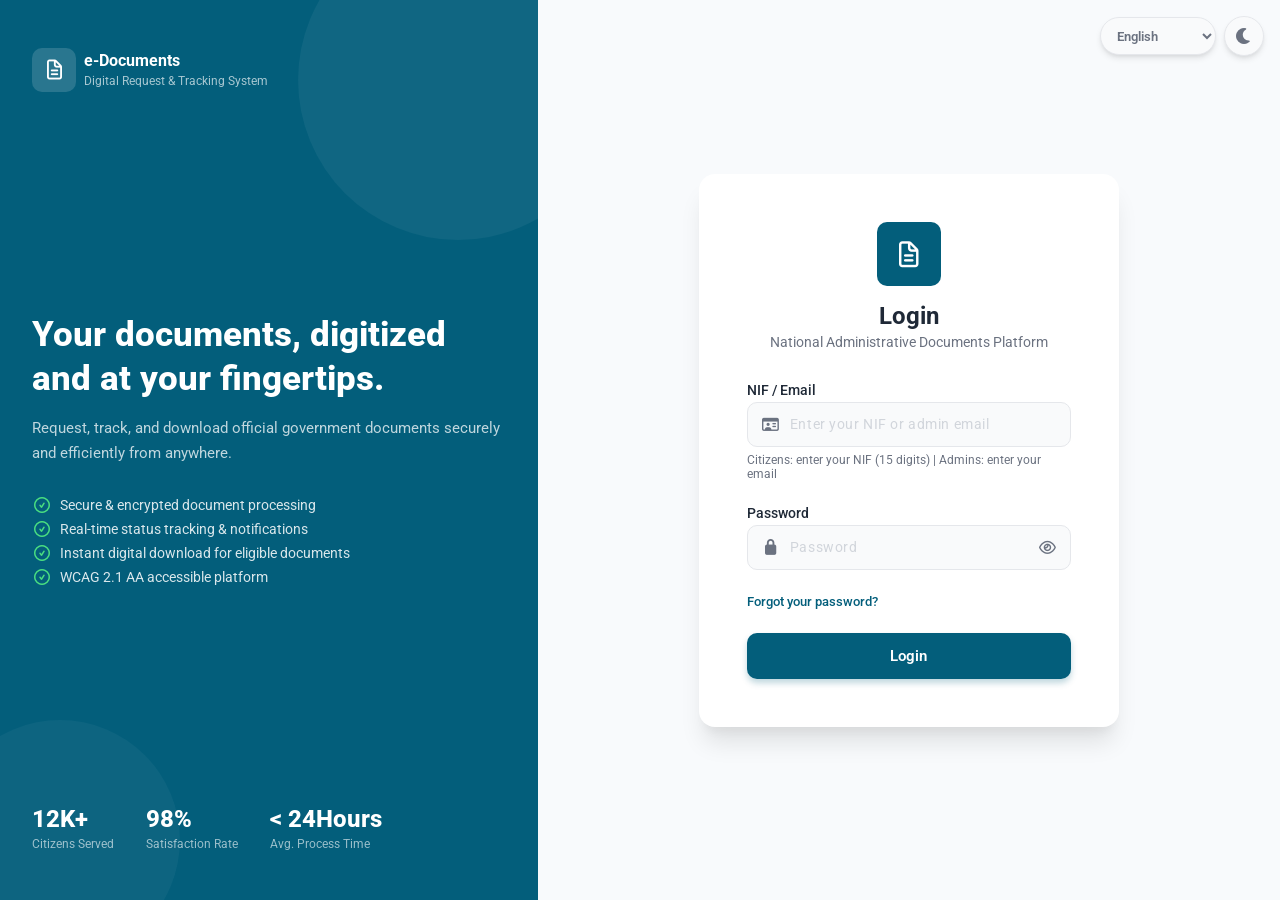
<file: pages/user/documents.html>
<!DOCTYPE html>
<html lang="en">

<head>
    <meta charset="UTF-8" />
    <meta name="viewport" content="width=device-width, initial-scale=1.0" />
    <title>My Documents - e-Documents</title>
    <link rel="icon" type="image/png" href="/assets/images/favicon.png">
    <link rel="stylesheet" href="../../assets/css/all.min.css" />
    <link rel="stylesheet" href="../../assets/css/documents.css" />
</head>

<body data-page="documents" data-title="My Documents" data-i18n-title="pageTitle.documents">
    <div class="dashboard-page">

        <div id="sidebar-mount"></div>

        <div class="dashboard-main">
            <div id="topbar-mount"></div>

            <main class="dashboard-content page-transition">

                <!-- Banner -->
                <section class="docs-banner">
                    <div class="docs-banner-text">
                        <h2 class="docs-banner-title" data-i18n="documentsPage.title">My Documents</h2>
                        <p class="docs-banner-sub" data-i18n="documentsPage.subtitle">View and manage all your requested
                            documents</p>
                    </div>
                    <div class="docs-banner-badge" id="docs-total-badge">
                        <i class="fa-regular fa-folder-open"></i>
                        <span id="docs-total-count">-</span> <span
                            data-i18n="documentsPage.documentsCount">Documents</span>
                    </div>
                </section>

                <!-- Stats Cards -->
                <section class="stats-grid">
                    <div class="stat-card">
                        <div class="stat-card-left">
                            <span class="stat-label" data-i18n="dashboard.totalRequests">Total Requests</span>
                            <span class="stat-value" id="stat-total">-</span>
                            <span class="stat-sub" id="stat-total-sub"></span>
                        </div>
                        <div class="stat-icon stat-icon--blue">
                            <i class="fa-regular fa-file-lines"></i>
                        </div>
                    </div>
                    <div class="stat-card">
                        <div class="stat-card-left">
                            <span class="stat-label" data-i18n="dashboard.approved">Approved</span>
                            <span class="stat-value" id="stat-approved">-</span>
                            <span class="stat-sub stat-sub--green" id="stat-approved-sub"></span>
                        </div>
                        <div class="stat-icon stat-icon--green">
                            <i class="fa-solid fa-circle-check"></i>
                        </div>
                    </div>
                    <div class="stat-card">
                        <div class="stat-card-left">
                            <span class="stat-label" data-i18n="dashboard.pending">Pending</span>
                            <span class="stat-value" id="stat-pending">-</span>
                            <span class="stat-sub stat-sub--yellow" id="stat-pending-sub"></span>
                        </div>
                        <div class="stat-icon stat-icon--yellow">
                            <i class="fa-regular fa-clock"></i>
                        </div>
                    </div>
                    <div class="stat-card">
                        <div class="stat-card-left">
                            <span class="stat-label" data-i18n="dashboard.rejected">Rejected</span>
                            <span class="stat-value" id="stat-rejected">-</span>
                            <span class="stat-sub stat-sub--red" id="stat-rejected-sub"></span>
                        </div>
                        <div class="stat-icon stat-icon--red">
                            <i class="fa-solid fa-circle-xmark"></i>
                        </div>
                    </div>
                </section>

                <!-- Filter Bar -->
                <div class="filter-bar">
                    <div class="search-wrapper">
                        <i class="fa-solid fa-magnifying-glass search-icon"></i>
                        <input type="text" id="search-input" class="search-input" placeholder="Search by ID or type..."
                            data-i18n-placeholder="requests.searchDocuments" autocomplete="off" />
                        <button type="button" class="search-clear" id="search-clear" style="display:none;">
                            <i class="fa-solid fa-xmark"></i>
                        </button>
                    </div>

                    <select class="filter-select" id="filter-type">
                        <option value="" data-i18n="requests.allTypes">All Types</option>
                        <option value="C20">C20</option>
                        <option value="Extrait de rôle" data-i18n="document.taxRollExtract">Tax Roll Extract</option>
                        <!-- <option value="Déclaration d'existence">Déclaration d'existence</option> -->
                    </select>

                    <select class="filter-select" id="filter-status">
                        <option value="" data-i18n="requests.allStatuses">All Statuses</option>
                        <option value="approved" data-i18n="status.approved">Approved</option>
                        <option value="pending" data-i18n="status.pending">Pending</option>
                        <option value="rejected" data-i18n="status.rejected">Rejected</option>
                    </select>

                    <span class="results-count" id="results-count"></span>
                </div>

                <!-- Table Card -->
                <div class="docs-card">

                    <!-- Empty state - no requests at all -->
                    <div class="empty-state" id="empty-no-data" style="display:none;">
                        <i class="fa-regular fa-folder-open"></i>
                        <p data-i18n="documentsPage.noDocumentsTitle">No documents yet</p>
                        <span data-i18n="documentsPage.noDocumentsText">Your submitted requests will appear here.</span>
                    </div>

                    <!-- Empty state - filters return nothing -->
                    <div class="empty-state" id="empty-no-results" style="display:none;">
                        <i class="fa-solid fa-magnifying-glass"></i>
                        <p data-i18n="requests.noResultsFound">No results found</p>
                        <span data-i18n="documentsPage.noResultsText">Try adjusting your search or filter
                            criteria.</span>
                    </div>

                    <!-- Table -->
                    <div class="table-wrapper" id="table-wrapper">
                        <table class="docs-table">
                            <thead>
                                <tr>
                                    <th data-i18n="requests.requestId">Request ID</th>
                                    <th data-i18n="requests.type">Type</th>
                                    <th data-i18n="requests.date">Date</th>
                                    <th data-i18n="common.status">Status</th>
                                    <th data-i18n="requests.actions">Actions</th>
                                </tr>
                            </thead>
                            <tbody id="docs-tbody">
                            </tbody>
                        </table>
                    </div>
                </div>

            </main>
        </div>
    </div>

    <!-- Modal -->
    <div class="modal-backdrop" id="modal-backdrop">
        <div class="modal" id="detail-modal" role="dialog" aria-modal="true">

            <!-- Modal header -->
            <div class="modal-header">
                <div class="modal-header-left">
                    <h3 class="modal-title" id="modal-req-id">-</h3>
                    <span class="modal-doc-type" id="modal-doc-badge"></span>
                </div>
                <button type="button" class="modal-close" id="modal-close" aria-label="Close"
                    data-i18n-aria-label="common.close">
                    <i class="fa-solid fa-xmark"></i>
                </button>
            </div>

            <!-- Modal body -->
            <div class="modal-body">

                <!-- Timeline -->
                <div class="timeline">
                    <div class="timeline-step" id="tl-step-1">
                        <div class="timeline-icon">
                            <i class="fa-solid fa-circle-check"></i>
                        </div>
                        <div class="timeline-info">
                            <span class="timeline-label" data-i18n="documentsPage.submitted">Submitted</span>
                            <span class="timeline-desc" data-i18n="documentsPage.requestReceived">Request
                                received</span>
                        </div>
                    </div>
                    <div class="timeline-connector" id="tl-conn-1"></div>
                    <div class="timeline-step" id="tl-step-2">
                        <div class="timeline-icon">
                            <i class="fa-solid fa-magnifying-glass"></i>
                        </div>
                        <div class="timeline-info">
                            <span class="timeline-label" data-i18n="documentsPage.underReview">Under Review</span>
                            <span class="timeline-desc" data-i18n="documentsPage.beingProcessed">Being processed</span>
                        </div>
                    </div>
                    <div class="timeline-connector" id="tl-conn-2"></div>
                    <div class="timeline-step" id="tl-step-3">
                        <div class="timeline-icon" id="tl-step-3-icon">
                            <i class="fa-solid fa-flag-checkered"></i>
                        </div>
                        <div class="timeline-info">
                            <span class="timeline-label" id="tl-step-3-label"
                                data-i18n="documentsPage.completed">Completed</span>
                            <span class="timeline-desc" id="tl-step-3-desc"
                                data-i18n="documentsPage.awaitingCompletion">Awaiting completion</span>
                        </div>
                    </div>
                </div>

                <div class="modal-divider"></div>

                <div class="modal-field">
                    <span class="modal-field-label">
                        <i class="fa-solid fa-circle-half-stroke"></i>
                        <span data-i18n="common.status">Status</span>
                    </span>
                    <span id="modal-status-badge"></span>
                </div>

                <div class="modal-field">
                    <span class="modal-field-label">
                        <i class="fa-regular fa-calendar"></i>
                        <span data-i18n="documentsPage.submissionDate">Submitted Date</span>
                    </span>
                    <span class="modal-field-value" id="modal-date">-</span>
                </div>

                <div class="modal-field">
                    <span class="modal-field-label">
                        <i class="fa-solid fa-calendar-days"></i>
                        <span data-i18n="requests.year">Year</span>
                    </span>
                    <span class="modal-field-value" id="modal-year">-</span>
                </div>

                <!-- Note - only shown if exists -->
                <div class="modal-field modal-note-field" id="modal-note-wrapper" style="display:none;">
                    <span class="modal-field-label">
                        <i class="fa-regular fa-note-sticky"></i>
                        <span data-i18n="documentsPage.adminNote">Note</span>
                    </span>
                    <p class="modal-note-text" id="modal-note">-</p>
                </div>

            </div>

            <!-- Modal footer -->
            <div class="modal-footer">
                <div class="modal-download-wrapper" id="modal-download-wrapper" style="display:none;">
                    <button type="button" class="btn-download" id="modal-download-btn">
                        <i class="fa-solid fa-download"></i>
                        <span data-i18n="requests.download">Download Document</span>
                    </button>
                </div>
                <button type="button" class="btn-close-modal" id="modal-close-btn">
                    <span data-i18n="documentsPage.close">Close</span>
                </button>
            </div>

        </div>
    </div>

    <!-- Toast -->
    <div class="toast" id="toast">
        <i class="fa-solid fa-circle-info toast-icon"></i>
        <span class="toast-msg" id="toast-msg"></span>
    </div>

    <script src="../../locales/en.js"></script>
    <script src="../../locales/fr.js"></script>
    <script src="../../locales/ar.js"></script>
    <script src="../../js/i18n.js"></script>
    <script src="../../assets/js/theme.js"></script>
    <script src="../../assets/js/router.js"></script>
    <script src="../../assets/js/components.js"></script>
    <script src="../../assets/js/api.js"></script>
    <script src="../../assets/js/notification.js"></script>
    <script src="../../assets/js/documents.js"></script>
</body>

</html>
</file>
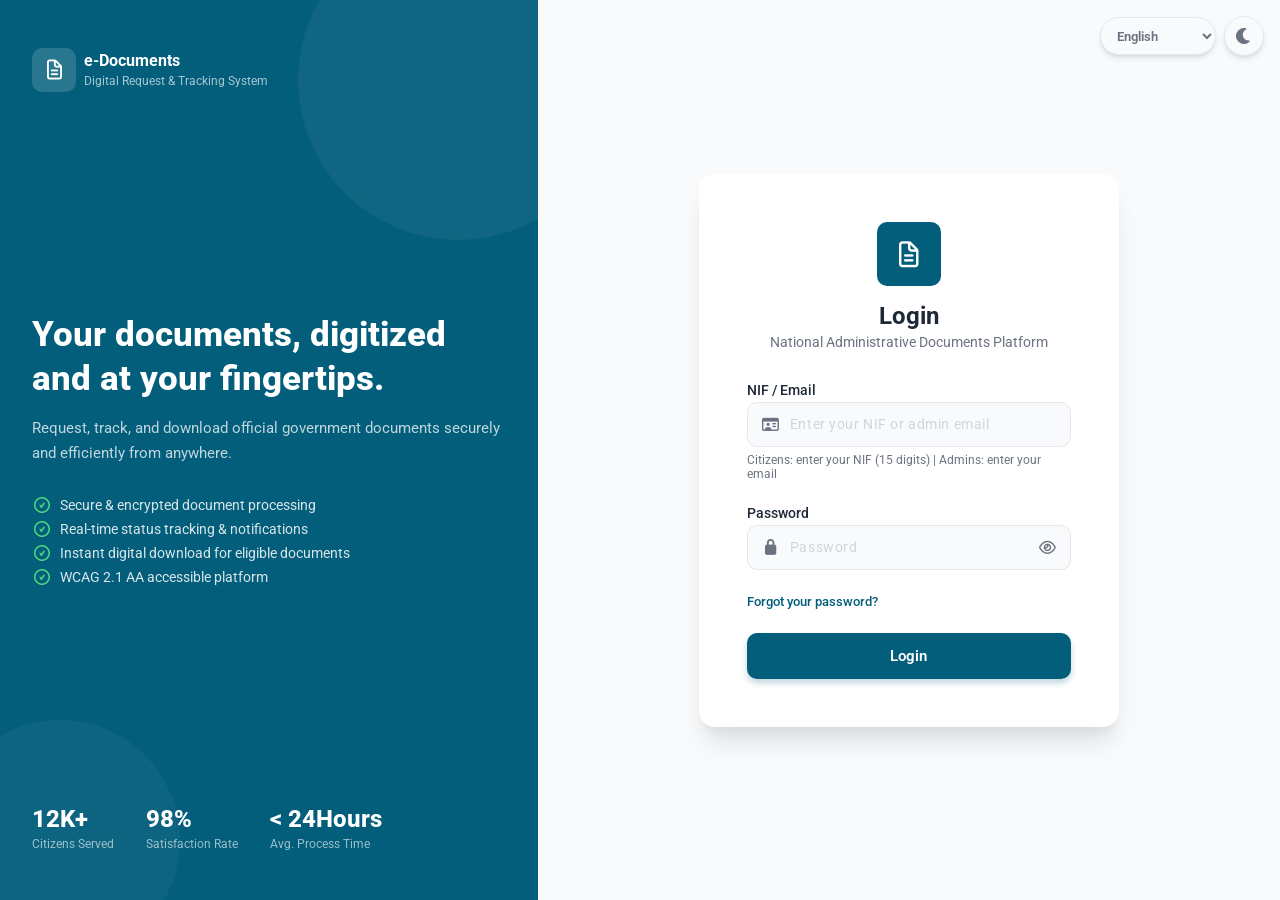
<file: pages/user/profile.html>
<!DOCTYPE html>
<html lang="en">

<head>
    <meta charset="UTF-8" />
    <meta name="viewport" content="width=device-width, initial-scale=1.0" />
    <title>My Profile - e-Documents</title>
    <link rel="icon" type="image/png" href="/assets/images/favicon.png">
    <link rel="stylesheet" href="../../assets/css/all.min.css" />
    <link rel="stylesheet" href="../../assets/css/profile.css" />
</head>

<body data-page="profile" data-title="My Profile" data-i18n-title="pageTitle.profile">
    <div class="dashboard-page">

        <div id="sidebar-mount"></div>

        <div class="dashboard-main">
            <div id="topbar-mount"></div>

            <main class="dashboard-content page-transition">

                <!-- Banner -->
                <section class="profile-banner">
                    <div class="profile-banner-text">
                        <h2 class="profile-banner-title" data-i18n="profilePage.myProfile">My Profile</h2>
                        <p class="profile-banner-sub" data-i18n="profilePage.userSubtitle">Manage your personal
                            information and account settings</p>
                    </div>
                    <button type="button" class="btn-edit-profile" id="btn-edit-profile">
                        <i class="fa-solid fa-pen"></i>
                        <span data-i18n="profilePage.editProfile">Edit Profile</span>
                    </button>
                </section>

                <!-- Main grid -->
                <div class="profile-grid">

                    <!-- LEFT COLUMN -->
                    <div class="profile-col profile-col--left">

                        <!-- Avatar card -->
                        <div class="profile-card avatar-card">
                            <div class="avatar-wrap">
                                <div class="avatar-circle" id="avatar-circle">
                                    <img src="" alt="Profile photo" class="avatar-img" id="avatar-img"
                                        style="display:none;" />
                                    <span class="avatar-initials" id="avatar-initials">-</span>
                                </div>
                                <!-- Upload button — shown only in edit mode (via JS) -->
                                <label class="avatar-upload-btn" id="avatar-upload-label" title="Change photo"
                                    data-i18n-title="profilePage.changePhoto" style="display:none;">
                                    <i class="fa-solid fa-camera"></i>
                                    <input type="file" id="avatar-upload-input" accept="image/*" hidden />
                                </label>
                                <!-- Remove button — shown only when a photo is set (via JS) -->
                                <button type="button" class="avatar-remove-btn" id="avatar-remove-btn"
                                    title="Remove photo" data-i18n-title="profilePage.removePhoto" type="button"
                                    style="display:none;">
                                    <i class="fa-solid fa-xmark"></i>
                                </button>
                            </div>
                            <h3 class="avatar-name" id="avatar-name">-</h3>
                            <p class="avatar-role" data-i18n="profilePage.citizenAccount">Citizen Account</p>
                            <span class="avatar-verified-badge">
                                <i class="fa-solid fa-circle-check"></i>
                                <span data-i18n="dashboard.verified">Verified</span>
                            </span>
                        </div>

                        <!-- Account Summary -->
                        <div class="profile-card summary-card">
                            <h4 class="card-section-title" data-i18n="profilePage.accountSummary">Account Summary</h4>
                            <ul class="summary-list">
                                <li class="summary-item">
                                    <div class="summary-icon summary-icon--blue">
                                        <i class="fa-regular fa-file-lines"></i>
                                    </div>
                                    <span class="summary-label" data-i18n="dashboard.totalRequests">Total
                                        Requests</span>
                                    <span class="summary-value" id="sum-total">-</span>
                                </li>
                                <li class="summary-item">
                                    <div class="summary-icon summary-icon--green">
                                        <i class="fa-solid fa-circle-check"></i>
                                    </div>
                                    <span class="summary-label" data-i18n="dashboard.approved">Approved</span>
                                    <span class="summary-value" id="sum-approved">-</span>
                                </li>
                                <li class="summary-item">
                                    <div class="summary-icon summary-icon--yellow">
                                        <i class="fa-regular fa-clock"></i>
                                    </div>
                                    <span class="summary-label" data-i18n="dashboard.pending">Pending</span>
                                    <span class="summary-value" id="sum-pending">-</span>
                                </li>
                                <li class="summary-item">
                                    <div class="summary-icon summary-icon--red">
                                        <i class="fa-solid fa-circle-xmark"></i>
                                    </div>
                                    <span class="summary-label" data-i18n="dashboard.rejected">Rejected</span>
                                    <span class="summary-value" id="sum-rejected">-</span>
                                </li>
                            </ul>
                        </div>

                        <!-- Eligibility Status -->
                        <div class="profile-card eligibility-card">
                            <div class="eligibility-header">
                                <div class="eligibility-title-row">
                                    <i class="fa-solid fa-shield-halved"></i>
                                    <h4 class="card-section-title" data-i18n="dashboard.eligibilityStatus">Eligibility
                                        Status</h4>
                                </div>
                                <span class="eligibility-score" id="eligibility-score">-</span>
                            </div>
                            <ul class="eligibility-list">
                                <li class="eligibility-item">
                                    <span class="eligibility-label" data-i18n="dashboard.taxCompliance">Tax
                                        Compliance</span>
                                    <span class="eligibility-badge" id="elig-tax">-</span>
                                </li>
                                <li class="eligibility-item">
                                    <span class="eligibility-label" data-i18n="dashboard.identityVerified">Identity
                                        Verified</span>
                                    <span class="eligibility-badge" id="elig-identity">-</span>
                                </li>
                                <li class="eligibility-item">
                                    <span class="eligibility-label" data-i18n="dashboard.addressConfirmed">Address
                                        Confirmed</span>
                                    <span class="eligibility-badge" id="elig-address">-</span>
                                </li>
                            </ul>
                        </div>

                        <!-- Security & Password -->
                        <div class="profile-card security-card">
                            <div class="security-header">
                                <div class="security-icon">
                                    <i class="fa-solid fa-lock"></i>
                                </div>
                                <div>
                                    <h4 class="card-section-title" data-i18n="profilePage.securityPassword">Security
                                        &amp; Password</h4>
                                    <p class="card-section-sub" data-i18n="profilePage.updatePassword">Update your
                                        password</p>
                                </div>
                                <button type="button" class="btn-edit-security" id="btn-edit-security"
                                    title="Edit password" data-i18n-title="profilePage.updatePassword">
                                    <i class="fa-solid fa-pen" id="security-edit-icon"></i>
                                </button>
                            </div>

                            <div class="security-form">
                                <div class="sec-field-group">
                                    <label class="sec-label" for="sec-current"
                                        data-i18n="profilePage.currentPassword">Current Password</label>
                                    <div class="sec-input-wrap">
                                        <input type="password" class="sec-input" id="sec-current"
                                            placeholder="Enter current password"
                                            data-i18n-placeholder="profilePage.enterCurrentPassword"
                                            autocomplete="current-password" disabled />
                                        <button class="sec-toggle-pw" data-target="sec-current" type="button"
                                            tabindex="-1">
                                            <i class="fa-regular fa-eye"></i>
                                        </button>
                                    </div>
                                </div>
                                <div class="sec-field-group">
                                    <label class="sec-label" for="sec-new" data-i18n="profilePage.newPassword">New
                                        Password</label>
                                    <div class="sec-input-wrap">
                                        <input type="password" class="sec-input" id="sec-new"
                                            placeholder="Enter new password"
                                            data-i18n-placeholder="profilePage.enterNewPassword"
                                            autocomplete="new-password" disabled />
                                        <button class="sec-toggle-pw" data-target="sec-new" type="button" tabindex="-1">
                                            <i class="fa-regular fa-eye"></i>
                                        </button>
                                    </div>
                                </div>
                                <div class="sec-field-group">
                                    <label class="sec-label" for="sec-confirm"
                                        data-i18n="profilePage.confirmNewPassword">Confirm New Password</label>
                                    <div class="sec-input-wrap">
                                        <input type="password" class="sec-input" id="sec-confirm"
                                            placeholder="Confirm new password"
                                            data-i18n-placeholder="profilePage.confirmNewPasswordPlaceholder"
                                            autocomplete="new-password" disabled />
                                        <button class="sec-toggle-pw" data-target="sec-confirm" type="button"
                                            tabindex="-1">
                                            <i class="fa-regular fa-eye"></i>
                                        </button>
                                    </div>
                                    <span class="sec-error" id="sec-error" style="display:none;"></span>
                                </div>
                                <button type="button" class="btn-update-pw" id="btn-update-pw" disabled>
                                    <span data-i18n="profilePage.updatePasswordButton">Update Password</span>
                                </button>
                            </div>
                        </div>

                    </div>

                    <!-- RIGHT COLUMN -->
                    <div class="profile-col profile-col--right">

                        <!-- Personal Information -->
                        <div class="profile-card info-card">
                            <div class="info-card-header">
                                <h4 class="card-section-title" data-i18n="profilePage.personalInformation">Personal
                                    Information</h4>
                                <div class="edit-actions" id="edit-actions" style="display:none;">
                                    <button type="button" class="btn-cancel-edit" id="btn-cancel-edit"
                                        data-i18n="common.cancel">Cancel</button>
                                    <button type="button" class="btn-save-edit" id="btn-save-edit">
                                        <i class="fa-solid fa-check"></i>
                                        <span data-i18n="profilePage.saveChanges">Save Changes</span>
                                    </button>
                                </div>
                            </div>

                            <div class="info-grid">
                                <!-- Full Name — read only -->
                                <div class="info-field">
                                    <label class="info-label">
                                        <i class="fa-regular fa-user"></i>
                                        <span data-i18n="requestPage.fullName">Full Name</span>
                                    </label>
                                    <div class="info-input-wrap">
                                        <input type="text" class="info-input info-input--readonly" id="pf-fullname"
                                            readonly />
                                        <span class="info-lock-icon"><i class="fa-solid fa-lock"></i></span>
                                    </div>
                                </div>

                                <!-- Email — editable -->
                                <div class="info-field">
                                    <label class="info-label">
                                        <i class="fa-regular fa-envelope"></i>
                                        <span data-i18n="profilePage.emailAddress">Email Address</span>
                                    </label>
                                    <div class="info-input-wrap">
                                        <input type="email" class="info-input info-input--editable" id="pf-email"
                                            readonly />
                                    </div>
                                </div>

                                <!-- Phone — editable -->
                                <div class="info-field">
                                    <label class="info-label">
                                        <i class="fa-solid fa-phone"></i>
                                        <span data-i18n="requestPage.phoneNumber">Phone Number</span>
                                    </label>
                                    <div class="info-input-wrap">
                                        <input type="tel" class="info-input info-input--editable" id="pf-phone"
                                            readonly />
                                    </div>
                                </div>

                                <!-- Date of Birth — read only -->
                                <div class="info-field">
                                    <label class="info-label">
                                        <i class="fa-regular fa-calendar"></i>
                                        <span data-i18n="requestPage.dateOfBirth">Date of Birth</span>
                                    </label>
                                    <div class="info-input-wrap">
                                        <input type="text" class="info-input info-input--readonly" id="pf-dob"
                                            readonly />
                                        <span class="info-lock-icon"><i class="fa-solid fa-lock"></i></span>
                                    </div>
                                </div>

                                <!-- Address — read only, full width -->
                                <div class="info-field info-field--full">
                                    <label class="info-label">
                                        <i class="fa-solid fa-location-dot"></i>
                                        <span data-i18n="requestPage.businessAddress">Address</span>
                                    </label>
                                    <div class="info-input-wrap">
                                        <input type="text" class="info-input info-input--readonly" id="pf-address"
                                            readonly />
                                        <span class="info-lock-icon"><i class="fa-solid fa-lock"></i></span>
                                    </div>
                                </div>
                            </div>
                        </div>

                        <!-- Government Information -->
                        <div class="profile-card gov-card">
                            <h4 class="card-section-title" data-i18n="profilePage.governmentInformation">Government
                                Information</h4>
                            <p class="card-section-sub gov-sub" data-i18n="profilePage.governmentInfoHint">These fields
                                are managed by the tax
                                authority and cannot be changed directly.</p>

                            <div class="info-grid">
                                <div class="info-field">
                                    <label class="info-label">
                                        <i class="fa-solid fa-id-card"></i>
                                        <span data-i18n="requestPage.nationalId">National ID</span>
                                    </label>
                                    <div class="info-input-wrap">
                                        <input type="text" class="info-input info-input--readonly" id="pf-nationalid"
                                            readonly />
                                        <span class="info-lock-icon"><i class="fa-solid fa-lock"></i></span>
                                    </div>
                                    <span class="info-hint" data-i18n="profilePage.cannotBeChangedSupport">Cannot be
                                        changed. Contact support if needed.</span>
                                </div>

                                <div class="info-field">
                                    <label class="info-label">
                                        <i class="fa-solid fa-ring"></i>
                                        <span data-i18n="profilePage.civilStatus">Civil Status</span>
                                    </label>
                                    <div class="info-input-wrap">
                                        <input type="text" class="info-input info-input--readonly" id="pf-civil"
                                            readonly />
                                        <span class="info-lock-icon"><i class="fa-solid fa-lock"></i></span>
                                    </div>
                                    <span class="info-hint" data-i18n="profilePage.cannotBeChangedSupport">Cannot be
                                        changed. Contact support if needed.</span>
                                </div>
                            </div>
                        </div>

                        <!-- Tax Information -->
                        <div class="profile-card tax-card" id="tax-section">

                            <div class="tax-card-header">
                                <div class="tax-card-title-row">
                                    <div class="tax-card-icon">
                                        <i class="fa-solid fa-building-columns"></i>
                                    </div>
                                    <div>
                                        <h4 class="card-section-title" data-i18n="profilePage.taxInformation">Tax
                                            Information</h4>
                                        <p class="card-section-sub" data-i18n="profilePage.taxInfoSubtitle">Your
                                            registered fiscal and business information.</p>
                                    </div>
                                </div>
                                <span class="tax-regime-badge" id="tax-regime-badge">-</span>
                            </div>

                            <!-- General fields: 2-col grid -->
                            <div class="tax-general-grid">
                                <div class="tax-field">
                                    <span class="tax-field-label" data-i18n="profilePage.nature">Nature</span>
                                    <span class="tax-field-value" id="tax-nature">-</span>
                                </div>
                                <div class="tax-field">
                                    <span class="tax-field-label"
                                        data-i18n="profilePage.establishmentDate">Establishment Date</span>
                                    <span class="tax-field-value" id="tax-estab-date">-</span>
                                </div>
                                <div class="tax-field">
                                    <span class="tax-field-label" data-i18n="requestPage.businessAddress">Business
                                        Address</span>
                                    <span class="tax-field-value" id="tax-biz-address">-</span>
                                </div>
                                <div class="tax-field" id="tax-rc-row">
                                    <span class="tax-field-label" data-i18n="profilePage.commercialRegister">Commercial
                                        Register</span>
                                    <span class="tax-field-value tax-field-value--mono" id="tax-rc">-</span>
                                </div>
                            </div>

                            <!-- Main Activity -->
                            <div class="tax-subsection-inline">
                                <h5 class="tax-subsection-title">
                                    <i class="fa-solid fa-briefcase"></i>
                                    <span data-i18n="requestPage.mainActivity">Main Activity</span>
                                </h5>
                                <div class="tax-activity-card tax-activity-card--main">
                                    <div class="tax-activity-top">
                                        <span class="tax-activity-name" id="tax-main-name">-</span>
                                        <span class="tax-activity-code" id="tax-main-code">-</span>
                                    </div>
                                    <div class="tax-activity-addr">
                                        <i class="fa-solid fa-location-dot"></i>
                                        <span id="tax-main-addr">-</span>
                                    </div>
                                </div>
                            </div>

                            <!-- Secondary Activities -->
                            <div class="tax-subsection-inline">
                                <h5 class="tax-subsection-title">
                                    <i class="fa-solid fa-layer-group"></i>
                                    <span data-i18n="profilePage.secondaryActivities">Secondary Activities</span>
                                </h5>
                                <div id="tax-secondary-list">
                                    <!-- populated by JS -->
                                </div>
                            </div>

                        </div>

                    </div>
                </div>

            </main>
        </div>
    </div>

    <!-- Toast -->
    <div class="profile-toast" id="profile-toast">
        <i class="fa-solid fa-circle-check profile-toast-icon" id="profile-toast-icon"></i>
        <span class="profile-toast-msg" id="profile-toast-msg"></span>
    </div>

    <script src="../../locales/en.js"></script>
    <script src="../../locales/fr.js"></script>
    <script src="../../locales/ar.js"></script>
    <script src="../../js/i18n.js"></script>
    <script src="../../assets/js/theme.js"></script>
    <script src="../../assets/js/router.js"></script>
    <script src="../../assets/js/components.js"></script>
    <script src="../../assets/js/api.js"></script>
    <script src="../../assets/js/notification.js"></script>
    <script src="../../assets/js/profile.js"></script>
</body>

</html>
</file>
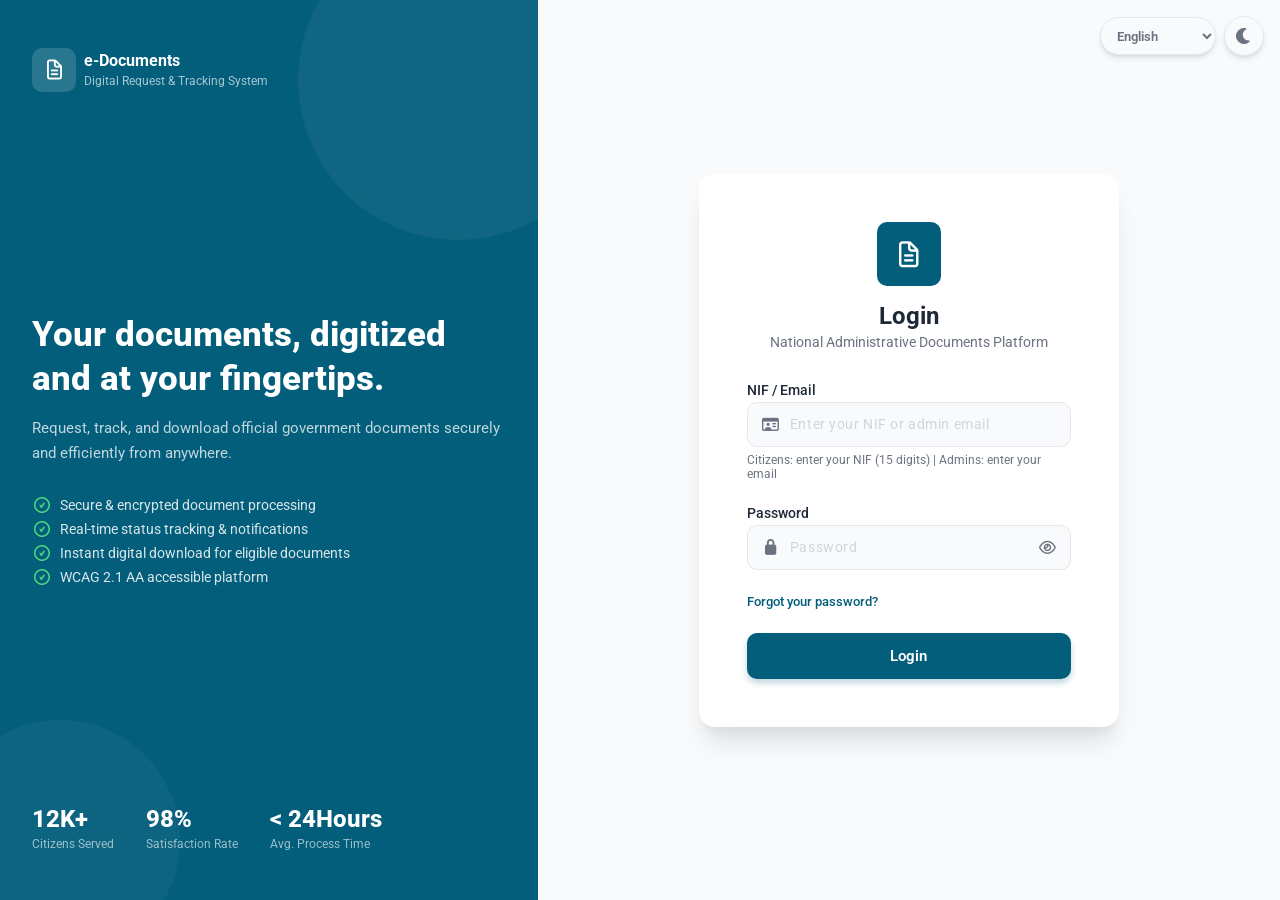
<file: pages/user/request.html>
<!DOCTYPE html>
<html lang="en">

<head>
    <meta charset="UTF-8" />
    <meta name="viewport" content="width=device-width, initial-scale=1.0" />
    <title>Request Documents - e-Documents</title>
    <link rel="icon" type="image/png" href="/assets/images/favicon.png">
    <link rel="stylesheet" href="../../assets/css/all.min.css" />
    <link rel="stylesheet" href="../../assets/css/request.css" />
</head>

<body data-page="request" data-title="Request Documents" data-i18n-title="pageTitle.request">
    <div class="dashboard-page">

        <div id="sidebar-mount"></div>

        <div class="dashboard-main">
            <div id="topbar-mount"></div>

            <main class="dashboard-content page-transition">

                <!-- Step Indicator -->
                <div class="step-indicator">
                    <div class="step-item active" id="step-item-1">
                        <div class="step-circle" id="step-circle-1">
                            <span class="step-number">1</span>
                            <i class="fa-solid fa-check step-check"></i>
                        </div>
                        <span class="step-label" data-i18n="requestPage.chooseDocument">Choose Document</span>
                    </div>
                    <div class="step-line" id="step-line-1"></div>
                    <div class="step-item" id="step-item-2">
                        <div class="step-circle" id="step-circle-2">
                            <span class="step-number">2</span>
                            <i class="fa-solid fa-check step-check"></i>
                        </div>
                        <span class="step-label" data-i18n="requestPage.fillRequestForm">Fill Request Form</span>
                    </div>
                    <div class="step-line" id="step-line-2"></div>
                    <div class="step-item" id="step-item-3">
                        <div class="step-circle" id="step-circle-3">
                            <span class="step-number">3</span>
                            <i class="fa-solid fa-check step-check"></i>
                        </div>
                        <span class="step-label" data-i18n="requestPage.confirmed">Confirmed</span>
                    </div>
                </div>

                <!-- STEP 1: Choose Document -->
                <div class="step-panel active" id="panel-step-1">
                    <div class="req-card">
                        <div class="req-card-header">
                            <h2 class="req-card-title" data-i18n="requestPage.selectDocumentType">Select Document Type
                            </h2>
                            <p class="req-card-sub" data-i18n="requestPage.selectDocumentSubtitle">Choose the official
                                document you need to request</p>
                        </div>

                        <div class="doc-cards-grid" id="doc-cards-grid">

                            <!-- Card: Certificate C20 -->
                            <div class="doc-card" data-doc="C20" tabindex="0" role="button" aria-pressed="false">
                                <div class="doc-card-check"><i class="fa-solid fa-check"></i></div>
                                <div class="doc-card-icon doc-card-icon--purple">
                                    <i class="fa-regular fa-file-lines"></i>
                                </div>
                                <div class="doc-card-body">
                                    <h3 class="doc-card-name" data-i18n="document.c20">Certificate C20</h3>
                                    <p class="doc-card-desc" data-i18n="requestPage.c20Description">Official tax
                                        clearance and civil status certificate.
                                        Required for administrative procedures.</p>
                                    <span class="doc-delivery-badge doc-delivery-badge--digital">
                                        <i class="fa-solid fa-download"></i>
                                        <span data-i18n="requestPage.digitalDelivery">Instant Download</span>
                                    </span>
                                    <ul class="doc-card-bullets">
                                        <li data-i18n="requestPage.signedSealed">Digitally signed &amp; sealed</li>
                                        <li data-i18n="requestPage.validThreeMonths">Valid for 3 months</li>
                                        <li data-i18n="requestPage.downloadPdf">Download as PDF</li>
                                    </ul>
                                </div>
                            </div>

                            <!-- Card: Extrait de rôle -->
                            <div class="doc-card" data-doc="Extrait de rôle" tabindex="0" role="button"
                                aria-pressed="false">
                                <div class="doc-card-check"><i class="fa-solid fa-check"></i></div>
                                <div class="doc-card-icon doc-card-icon--blue">
                                    <i class="fa-solid fa-receipt"></i>
                                </div>
                                <div class="doc-card-body">
                                    <h3 class="doc-card-name" data-i18n="document.taxRollExtract">Tax Roll Extract</h3>
                                    <p class="doc-card-desc" data-i18n="requestPage.taxRollDescription">Official tax
                                        roll extract confirming your fiscal situation
                                        and registered tax obligations.</p>
                                    <span class="doc-delivery-badge doc-delivery-badge--digital">
                                        <i class="fa-solid fa-download"></i>
                                        <span data-i18n="requestPage.digitalDelivery">Instant Download</span>
                                    </span>
                                    <ul class="doc-card-bullets">
                                        <li data-i18n="requestPage.signedSealed">Digitally signed &amp; sealed</li>
                                        <li data-i18n="requestPage.validSixMonths">Valid for 6 months</li>
                                        <li data-i18n="requestPage.downloadPdf">Download as PDF</li>
                                    </ul>
                                </div>
                            </div>

                        </div>

                        <div class="req-card-footer">
                            <div></div>
                            <button type="button" class="btn-continue" id="btn-step1-continue" disabled>
                                <span data-i18n="requestPage.continue">Continue</span>
                                <i class="fa-solid fa-arrow-right"></i>
                            </button>
                        </div>
                    </div>
                </div>

                <!-- STEP 2: Fill Request Form -->
                <div class="step-panel" id="panel-step-2">
                    <div class="req-card">

                        <!-- Form header -->
                        <div class="form-doc-header">
                            <div class="form-doc-icon" id="form-doc-icon">
                                <i class="fa-regular fa-file-lines"></i>
                            </div>
                            <div>
                                <h2 class="form-doc-title"><span data-i18n="requestPage.formTitle">Request Form</span> -
                                    <span id="form-doc-name">-</span></h2>
                                <p class="form-doc-sub" data-i18n="requestPage.formSubtitle">Pre-filled from your
                                    profile. Review and submit.</p>
                            </div>
                        </div>

                        <!-- Profile info -->
                        <div class="profile-section">
                            <div class="profile-section-label">
                                <i class="fa-solid fa-lock"></i>
                                <span data-i18n="requestPage.profileAutoFilled">Profile Information (Auto-filled)</span>
                            </div>
                            <div class="profile-grid">
                                <div class="profile-field">
                                    <label class="profile-field-label" data-i18n="requestPage.fullName">Full
                                        Name</label>
                                    <input type="text" class="profile-input" id="pf-fullname" readonly />
                                </div>
                                <div class="profile-field">
                                    <label class="profile-field-label" data-i18n="requestPage.nationalId">National
                                        ID</label>
                                    <input type="text" class="profile-input" id="pf-nationalid" readonly />
                                </div>
                                <div class="profile-field">
                                    <label class="profile-field-label" data-i18n="requestPage.dateOfBirth">Date of
                                        Birth</label>
                                    <input type="text" class="profile-input" id="pf-dob" readonly value="–" />
                                </div>
                                <div class="profile-field">
                                    <label class="profile-field-label" data-i18n="requestPage.phoneNumber">Phone
                                        Number</label>
                                    <input type="text" class="profile-input" id="pf-phone" readonly />
                                </div>
                                <div class="profile-field profile-field--full">
                                    <label class="profile-field-label" data-i18n="requestPage.email">Email</label>
                                    <input type="text" class="profile-input" id="pf-email" readonly />
                                </div>
                            </div>

                            <!-- Tax / Business Info -->
                            <div class="profile-section-label" style="margin-top: var(--space-lg);">
                                <i class="fa-solid fa-building-columns"></i>
                                <span data-i18n="requestPage.businessAutoFilled">Business Information
                                    (Auto-filled)</span>
                            </div>
                            <div class="profile-grid">
                                <div class="profile-field">
                                    <label class="profile-field-label" data-i18n="requestPage.mainActivity">Main
                                        Activity</label>
                                    <input type="text" class="profile-input" id="pf-main-activity" readonly />
                                </div>
                                <div class="profile-field">
                                    <label class="profile-field-label" data-i18n="requestPage.taxRegime">Tax
                                        Regime</label>
                                    <input type="text" class="profile-input" id="pf-tax-regime" readonly />
                                </div>
                                <div class="profile-field profile-field--full">
                                    <label class="profile-field-label" data-i18n="requestPage.businessAddress">Business
                                        Address</label>
                                    <input type="text" class="profile-input" id="pf-biz-address" readonly />
                                </div>
                            </div>
                        </div>

                        <!-- C20 Year Selector (only shown when C20 is selected) -->
                        <div class="form-field-group" id="c20-year-group" style="display:none;">
                            <label class="form-field-label" for="c20-year-select">
                                <span data-i18n="requestPage.fiscalYear">Certificate Year</span>
                            </label>
                            <select class="form-select" id="c20-year-select">
                                <!-- populated by JS -->
                            </select>
                        </div>

                        <!-- Purpose / Notes -->
                        <div class="form-field-group">
                            <label class="form-field-label" for="purpose-textarea">
                                <span data-i18n="requestPage.purpose">Purpose / Notes</span>
                                <span class="optional-tag" data-i18n="requests.optional">(optional)</span>
                            </label>
                            <textarea class="form-textarea" id="purpose-textarea"
                                placeholder="Describe the purpose of this document request..."
                                data-i18n-placeholder="requestPage.purposePlaceholder" rows="4"></textarea>
                        </div>

                        <!-- Declaration checkbox -->
                        <div class="declaration-box" id="declaration-box">
                            <label class="declaration-label">
                                <input type="checkbox" class="declaration-checkbox" id="declaration-check" />
                                <span class="declaration-custom-check">
                                    <i class="fa-solid fa-check"></i>
                                </span>
                                <span class="declaration-text">
                                    <span data-i18n="requestPage.declaration">I hereby declare that the information
                                        provided is accurate and complete. I understand that false declarations may
                                        result in legal consequences.</span>
                                </span>
                            </label>
                        </div>

                        <!-- Footer -->
                        <div class="req-card-footer">
                            <button type="button" class="btn-back" id="btn-step2-back">
                                <i class="fa-solid fa-arrow-left"></i>
                                <span data-i18n="requestPage.back">Back</span>
                            </button>
                            <button type="button" class="btn-submit" id="btn-step2-submit" disabled>
                                <span data-i18n="requestPage.submitRequest">Submit Request</span>
                                <i class="fa-solid fa-arrow-right"></i>
                            </button>
                        </div>

                    </div>
                </div>

                <!-- STEP 3: Confirmation -->
                <div class="step-panel" id="panel-step-3">
                    <div class="req-card confirm-card">

                        <div class="confirm-icon-wrap">
                            <div class="confirm-icon" id="confirm-icon">
                                <i class="fa-solid fa-circle-check"></i>
                            </div>
                        </div>

                        <h2 class="confirm-title" data-i18n="requestPage.requestSubmittedTitle">Request Submitted!</h2>
                        <p class="confirm-sub" data-i18n="requestPage.requestSubmittedText">Your document request has
                            been received and is now being processed.</p>

                        <div class="confirm-id-badge">
                            <span class="confirm-id-label" data-i18n="requests.requestId">Request ID</span>
                            <span class="confirm-id-value" id="confirm-req-id">–</span>
                            <button type="button" class="confirm-copy-btn" id="confirm-copy-btn" title="Copy ID"
                                data-i18n-title="requestPage.copyId">
                                <i class="fa-regular fa-copy"></i>
                            </button>
                        </div>

                        <div class="confirm-summary">
                            <div class="confirm-summary-row">
                                <span class="confirm-summary-key" data-i18n="requestPage.documentType">Document
                                    Type</span>
                                <span class="confirm-summary-val" id="confirm-doc-type">–</span>
                            </div>
                            <div class="confirm-summary-row">
                                <span class="confirm-summary-key" data-i18n="documentsPage.submissionDate">Submission
                                    Date</span>
                                <span class="confirm-summary-val" id="confirm-date">–</span>
                            </div>
                        </div>

                        <div class="confirm-actions">
                            <a href="documents.html" class="btn-go-docs">
                                <i class="fa-regular fa-folder-open"></i>
                                <span data-i18n="requestPage.goToDocuments">Go to My Documents</span>
                            </a>
                            <button type="button" class="btn-another" id="btn-another">
                                <i class="fa-solid fa-plus"></i>
                                <span data-i18n="requestPage.submitAnother">Submit Another Request</span>
                            </button>
                        </div>

                    </div>
                </div>

            </main>
        </div>
    </div>

    <!-- Toast -->
    <div class="req-toast" id="req-toast">
        <i class="fa-solid fa-circle-check req-toast-icon"></i>
        <span class="req-toast-msg" id="req-toast-msg"></span>
    </div>

    <script src="../../locales/en.js"></script>
    <script src="../../locales/fr.js"></script>
    <script src="../../locales/ar.js"></script>
    <script src="../../js/i18n.js"></script>
    <script src="../../assets/js/theme.js"></script>
    <script src="../../assets/js/router.js"></script>
    <script src="../../assets/js/components.js"></script>
    <script src="../../assets/js/api.js"></script>
    <script src="../../assets/js/notification.js"></script>
    <script src="../../assets/js/request.js"></script>
</body>

</html>
</file>
<file: assets/css/auth.css>
@import url("main.css");

/*
  auth.css - Login page styles only
  Requires: main.css loaded before this file
*/

/* Page Layout */
.auth-page {
  min-height: 100vh;
  display: flex;
}

/* Left Panel */
.auth-left {
  width: 42%;
  background: var(--primary-blue);
  padding: var(--space-2xl) var(--space-xl);
  display: flex;
  flex-direction: column;
  justify-content: space-between;
  position: relative;
  overflow: hidden;
}

/* decorative circles  */
.auth-left::before {
  content: "";
  position: absolute;
  top: -80px;
  right: -80px;
  width: 320px;
  height: 320px;
  border-radius: 50%;
  background: rgba(255, 255, 255, 0.05);
}

.auth-left::after {
  content: "";
  position: absolute;
  bottom: -60px;
  left: -60px;
  width: 240px;
  height: 240px;
  border-radius: 50%;
  background: rgba(255, 255, 255, 0.04);
}

/* Logo */
.auth-logo {
  display: flex;
  align-items: center;
  gap: var(--space-sm);
  z-index: 1;
  animation: authLeftIn 0.5s ease-out both;
}

.auth-logo-icon {
  width: 44px;
  height: 44px;
  background: rgba(255, 255, 255, 0.15);
  border-radius: var(--radius-md);
  display: flex;
  align-items: center;
  justify-content: center;
}

.auth-logo-icon i {
  font-size: 20px;
  color: #fff;
}

.auth-logo-text h2 {
  font-size: 1rem;
  font-weight: 700;
  color: #fff;
  line-height: 1.2;
}

.auth-logo-text span {
  font-size: 0.75rem;
  color: rgba(255, 255, 255, 0.65);
}

/* Hero */
.auth-hero {
  z-index: 1;
}

.auth-hero h1 {
  font-size: 2.2rem;
  font-weight: 800;
  color: #fff;
  line-height: 1.25;
  margin-bottom: var(--space-md);
  animation: authLeftIn 0.5s ease-out both 0.08s;
}

.auth-hero p {
  font-size: 0.95rem;
  color: rgba(255, 255, 255, 0.75);
  line-height: 1.6;
  margin-bottom: var(--space-xl);
  animation: authLeftIn 0.5s ease-out both 0.16s;
}

/* Feature list */
.auth-features {
  list-style: none;
  display: flex;
  flex-direction: column;
  gap: var(--space-sm);
  animation: authLeftIn 0.5s ease-out both 0.24s;
}

.auth-features li {
  display: flex;
  align-items: center;
  gap: var(--space-sm);
  font-size: 0.875rem;
  color: rgba(255, 255, 255, 0.85);
}

.auth-features li i {
  font-size: 16px;
  color: #4ade80;
  flex-shrink: 0;
}

/* Stats */
.auth-stats {
  display: flex;
  gap: var(--space-xl);
  z-index: 1;
  animation: authLeftIn 0.5s ease-out both 0.32s;
}

.auth-stat-value {
  font-size: 1.5rem;
  font-weight: 800;
  color: #fff;
  display: block;
}

.auth-stat-label {
  font-size: 0.75rem;
  color: rgba(255, 255, 255, 0.6);
}

@keyframes authLeftIn {
  from {
    opacity: 0;
    transform: translateX(-20px);
  }
  to {
    opacity: 1;
    transform: translateX(0);
  }
}

/* Right Panel */
.auth-right {
  flex: 1;
  display: flex;
  align-items: center;
  justify-content: center;
  padding: var(--space-xl);
  background: var(--background);
}

/* Login Card */
.auth-card {
  background: var(--surface-1);
  border-radius: var(--radius-lg);
  box-shadow: var(--shadow-elevated);
  padding: var(--space-2xl);
  width: 100%;
  max-width: 420px;
  animation: cardIn 0.4s ease both;
}

@keyframes cardIn {
  from {
    opacity: 0;
    transform: translateY(20px);
  }
  to {
    opacity: 1;
    transform: translateY(0);
  }
}

/* Card logo */
.card-logo {
  width: 64px;
  height: 64px;
  background: var(--primary-blue);
  border-radius: var(--radius-md);
  display: flex;
  align-items: center;
  justify-content: center;
  margin: 0 auto var(--space-md);
}

.card-logo i {
  font-size: 26px;
  color: #fff;
}

.auth-card h2 {
  font-size: 1.5rem;
  font-weight: 700;
  color: var(--text-primary);
  text-align: center;
  margin-bottom: var(--space-xs);
}

.auth-subtitle {
  font-size: 0.875rem;
  color: var(--text-muted);
  text-align: center;
  margin-bottom: var(--space-xl);
}

/* Form */
.auth-form {
  display: flex;
  flex-direction: column;
  gap: var(--space-lg);
}

.form-group {
  display: flex;
  flex-direction: column;
  gap: var(--space-xs);
}

.form-group label {
  font-size: 0.875rem;
  font-weight: 500;
  color: var(--text-primary);
}

/* helper text under label */
.form-group .field-hint {
  font-size: 0.75rem;
  color: var(--text-muted);
  margin-top: 2px;
}

.input-wrapper {
  position: relative;
  display: flex;
  align-items: center;
}

.input-icon {
  position: absolute;
  left: 14px;
  font-size: 15px;
  color: var(--text-muted);
  pointer-events: none;
}

.input-wrapper input {
  width: 100%;
  padding: 13px 14px 13px 42px;
  border: 1.5px solid var(--input-border);
  border-radius: var(--radius-md);
  font-size: 0.9rem;
  font-family: var(--font-main);
  color: var(--text-primary);
  background: var(--input-bg);
  transition:
    border-color 0.2s,
    box-shadow 0.2s,
    background 0.2s;
  outline: none;
}

.input-wrapper input::placeholder {
  color: var(--input-placeholder);
  letter-spacing: 0.04em;
}

.input-wrapper input:focus {
  background: var(--input-bg-focus);
  border-color: var(--primary-blue);
  box-shadow: 0 0 0 3px var(--input-focus-ring);
}

.input-wrapper input.input-error {
  border-color: var(--error);
  box-shadow: 0 0 0 3px rgba(229, 57, 53, 0.1);
}

/* Toggle password button */
.toggle-password {
  position: absolute;
  right: 14px;
  background: none;
  border: none;
  cursor: pointer;
  color: var(--text-muted);
  display: flex;
  align-items: center;
  padding: 0;
  font-size: 15px;
  transition: color 0.2s;
}

.toggle-password:hover {
  color: var(--primary-blue);
}

/* Field-level error messages */
.form-error {
  font-size: 0.8rem;
  color: var(--error);
  display: none;
  margin-top: 2px;
}

.form-error.visible {
  display: block;
}

/* General Error Box:
  - wrong credentials  → .error   (red)
  - connection failure → .warning (yellow)
*/
.general-error {
  display: none;
  align-items: center;
  gap: var(--space-sm);
  padding: 11px 14px;
  border-radius: var(--radius-md);
  font-size: 0.85rem;
  font-weight: 500;
  line-height: 1.4;
}

.general-error.visible {
  display: flex;
  animation: shakeIn 0.4s ease both;
}

/* wrong credentials */
.general-error.error {
  background: #fef2f2;
  color: #b91c1c;
  border: 1px solid #fecaca;
}

/* connection / server error */
.general-error.warning {
  background: #fffbeb;
  color: #92400e;
  border: 1px solid #fde68a;
}

/* dark mode adjustments for general error */
.dark .general-error.error {
  background: rgba(185, 28, 28, 0.15);
  color: #fca5a5;
  border-color: rgba(185, 28, 28, 0.3);
}

.dark .general-error.warning {
  background: rgba(146, 64, 14, 0.15);
  color: #fcd34d;
  border-color: rgba(146, 64, 14, 0.3);
}

/* shake animation */
@keyframes shakeIn {
  0% {
    transform: translateX(0);
    opacity: 0;
  }
  20% {
    transform: translateX(-6px);
    opacity: 1;
  }
  40% {
    transform: translateX(5px);
  }
  60% {
    transform: translateX(-3px);
  }
  80% {
    transform: translateX(2px);
  }
  100% {
    transform: translateX(0);
  }
}

/* Forgot link */
.forgot-link {
  font-size: 0.8rem;
  color: var(--primary-blue);
  text-decoration: none;
  align-self: flex-start;
  font-weight: 500;
  transition: opacity 0.2s;
}

.forgot-link:hover {
  opacity: 0.75;
}

/* Submit button */
.btn-login {
  width: 100%;
  padding: 14px;
  background: var(--primary-blue);
  color: #fff;
  border: none;
  border-radius: var(--radius-md);
  font-size: 0.95rem;
  font-weight: 600;
  font-family: var(--font-main);
  cursor: pointer;
  box-shadow: var(--shadow-button);
  transition:
    background 0.2s,
    transform 0.15s,
    box-shadow 0.2s;
  display: flex;
  align-items: center;
  justify-content: center;
  gap: var(--space-sm);
}

.btn-login:hover {
  background: var(--primary-dark);
  box-shadow: var(--shadow-hover);
}

.btn-login:active {
  transform: scale(0.98);
}

.btn-login:disabled {
  opacity: 0.6;
  cursor: not-allowed;
  transform: none;
}

/* Loading spinner */
.btn-spinner {
  width: 16px;
  height: 16px;
  border: 2px solid rgba(255, 255, 255, 0.35);
  border-top-color: #fff;
  border-radius: 50%;
  animation: spin 0.6s linear infinite;
  display: none;
}

.btn-login.loading .btn-spinner {
  display: block;
}

.btn-login.loading .btn-text {
  opacity: 0.7;
}

@keyframes spin {
  to {
    transform: rotate(360deg);
  }
}

/* Footer note */
.auth-footer-note {
  text-align: center;
  font-size: 0.75rem;
  color: var(--text-muted);
  margin-top: var(--space-md);
}

/* Responsive */
@media (max-width: 768px) {
  .auth-left {
    display: none;
  }

  .auth-right {
    padding: var(--space-md);
  }
}

@media (max-width: 1024px) {
  .auth-page {
    min-width: 0;
  }

  .auth-left {
    padding: var(--space-xl);
  }

  .auth-card {
    max-width: 400px;
  }
}

@media (max-width: 768px) {
  .auth-page {
    min-height: 100svh;
  }

  .auth-right {
    min-width: 0;
    width: 100%;
  }

  .auth-card {
    width: min(100%, 420px);
    padding: var(--space-xl);
  }

  .card-logo {
    width: 56px;
    height: 56px;
  }

  .auth-card h2 {
    font-size: 1.35rem;
  }

  .auth-subtitle {
    font-size: 0.84rem;
  }

  .input-wrapper input {
    min-height: 42px;
    font-size: 0.9rem;
  }

  .btn-login {
    min-height: 42px;
    padding: 12px;
  }
}

@media (max-width: 480px) {
  .auth-right {
    padding: var(--space-sm);
    align-items: stretch;
  }

  .auth-card {
    max-width: none;
    padding: var(--space-lg);
    border-radius: var(--radius-md);
  }

  .card-logo {
    width: 50px;
    height: 50px;
    font-size: 20px;
  }

  .auth-card h2 {
    font-size: 1.18rem;
  }

  .auth-form {
    gap: var(--space-md);
  }

  .input-wrapper input {
    padding-top: 11px;
    padding-bottom: 11px;
  }

  .field-hint,
  .form-error,
  .forgot-link,
  .auth-footer-note {
    font-size: 0.72rem;
  }
}

/* Card surface — uses --surface-1 */
.dark .auth-card {
  background: var(--surface-1);
}
</file>
<file: assets/css/admin-dashboard.css>
@import url("main.css");
@import url("dashboard.css");
@import url("notification.css");

/* Welcome Banner */
.welcome-banner {
  background: var(--primary-blue);
  border-radius: var(--radius-lg);
  padding: var(--space-xl);
  display: flex;
  align-items: center;
  justify-content: space-between;
  gap: var(--space-lg);
  margin-bottom: var(--space-lg);
  position: relative;
  overflow: hidden;
}

.welcome-banner::before {
  content: "";
  position: absolute;
  right: -60px;
  top: -60px;
  width: 220px;
  height: 220px;
  border-radius: 50%;
  background: rgba(255, 255, 255, 0.06);
  pointer-events: none;
}

.welcome-banner::after {
  content: "";
  position: absolute;
  left: 30%;
  bottom: -80px;
  width: 180px;
  height: 180px;
  border-radius: 50%;
  background: rgba(255, 255, 255, 0.04);
  pointer-events: none;
}

.welcome-text {
  position: relative;
  z-index: 1;
}

.welcome-title {
  font-size: 1.4rem;
  font-weight: 800;
  color: #fff;
  margin-bottom: var(--space-xs);
}

.welcome-sub {
  font-size: 0.875rem;
  color: rgba(255, 255, 255, 0.72);
}

.welcome-actions {
  display: flex;
  align-items: center;
  gap: var(--space-sm);
  flex-shrink: 0;
  position: relative;
  z-index: 1;
}

/* Service badge */
.service-badge {
  display: inline-flex;
  align-items: center;
  gap: var(--space-xs);
  padding: 7px 14px;
  background: rgba(255, 255, 255, 0.15);
  border: 1px solid rgba(255, 255, 255, 0.25);
  border-radius: var(--radius-full);
  color: #fff;
  font-size: 0.8rem;
  font-weight: 700;
  white-space: nowrap;
}

.btn-banner {
  display: inline-flex;
  align-items: center;
  gap: var(--space-xs);
  padding: 10px 20px;
  border-radius: var(--radius-md);
  font-size: 0.875rem;
  font-weight: 600;
  font-family: var(--font-main);
  text-decoration: none;
  transition:
    transform 0.15s,
    background 0.2s;
  white-space: nowrap;
  border: none;
  cursor: pointer;
}

.btn-banner--outline {
  background: rgba(255, 255, 255, 0.12);
  color: #fff;
  border: 1.5px solid rgba(255, 255, 255, 0.3);
}

.btn-banner--outline:hover {
  background: rgba(255, 255, 255, 0.2);
  transform: translateY(-1px);
}

/* Stats Grid */
.stats-grid {
  display: grid;
  grid-template-columns: repeat(4, 1fr);
  gap: var(--space-md);
  margin-bottom: var(--space-lg);
}

.stat-card {
  background: var(--surface-1);
  border-radius: var(--radius-lg);
  padding: var(--space-lg);
  display: flex;
  align-items: center;
  justify-content: space-between;
  gap: var(--space-md);
  box-shadow: var(--shadow-default);
  border: 1px solid var(--border-light);
  transition:
    box-shadow 0.2s,
    transform 0.2s;
}

.stat-card:hover {
  box-shadow: var(--shadow-hover);
  transform: translateY(-2px);
}

.stat-card-left {
  display: flex;
  flex-direction: column;
  gap: 3px;
}

.stat-label {
  font-size: 0.78rem;
  color: var(--text-muted);
  font-weight: 500;
  text-transform: uppercase;
  letter-spacing: 0.04em;
}

.stat-value {
  font-size: 2.1rem;
  font-weight: 800;
  color: var(--text-primary);
  line-height: 1;
  margin: 2px 0;
}

.stat-sub {
  font-size: 0.74rem;
  font-weight: 500;
  color: var(--text-muted);
  display: flex;
  align-items: center;
  gap: 3px;
}

.stat-sub--green {
  color: var(--status-approved);
}
.stat-sub--yellow {
  color: var(--status-pending);
}
.stat-sub--red {
  color: var(--status-rejected);
}

.stat-icon {
  width: 50px;
  height: 50px;
  border-radius: var(--radius-md);
  display: flex;
  align-items: center;
  justify-content: center;
  font-size: 20px;
  flex-shrink: 0;
}

.stat-icon--blue {
  background: var(--status-ready-bg);
  color: var(--status-ready);
}
.stat-icon--yellow {
  background: var(--status-pending-bg);
  color: var(--status-pending);
}
.stat-icon--green {
  background: var(--status-approved-bg);
  color: var(--status-approved);
}
.stat-icon--red {
  background: var(--status-rejected-bg);
  color: var(--status-rejected);
}

/* Dash Card */
.dash-card {
  background: var(--surface-1);
  border-radius: var(--radius-lg);
  border: 1px solid var(--border-light);
  box-shadow: var(--shadow-default);
  overflow: hidden;
}

.dash-card-header {
  display: flex;
  align-items: center;
  justify-content: space-between;
  padding: var(--space-md) var(--space-lg);
  border-bottom: 1px solid var(--border-light);
}

.dash-card-title {
  font-size: 0.9rem;
  font-weight: 700;
  color: var(--text-primary);
  display: flex;
  align-items: center;
  gap: var(--space-sm);
}

.dash-card-title i {
  color: var(--primary-blue);
  font-size: 14px;
}

.dash-card-link {
  font-size: 0.8rem;
  color: var(--primary-blue);
  text-decoration: none;
  font-weight: 600;
  display: flex;
  align-items: center;
  gap: 4px;
  transition: gap 0.2s;
}

.dash-card-link:hover {
  gap: var(--space-sm);
}

/* Empty State */
.empty-state {
  display: flex;
  flex-direction: column;
  align-items: center;
  padding: var(--space-2xl) var(--space-lg);
  color: var(--text-muted);
  gap: var(--space-sm);
}

.empty-state i {
  font-size: 2.5rem;
  color: var(--status-approved);
  opacity: 0.5;
}
.empty-state p {
  font-size: 0.95rem;
  font-weight: 700;
  color: var(--text-primary);
  margin: 0;
}
.empty-state span {
  font-size: 0.82rem;
  text-align: center;
}

/* Table  */
.table-wrapper {
  overflow-x: auto;
}

.admin-table {
  width: 100%;
  border-collapse: collapse;
  font-size: 0.875rem;
}

.admin-table thead tr {
  background: var(--gray-50);
  border-bottom: 1px solid var(--border-light);
}

.admin-table th {
  padding: 11px var(--space-lg);
  text-align: left;
  font-size: 0.7rem;
  font-weight: 700;
  text-transform: uppercase;
  letter-spacing: 0.07em;
  color: var(--text-muted);
  white-space: nowrap;
}

.admin-table td {
  padding: 14px var(--space-lg);
  border-bottom: 1px solid var(--border-light);
  color: var(--text-primary);
  vertical-align: middle;
}

.admin-table tbody tr:last-child td {
  border-bottom: none;
}
.admin-table tbody tr {
  transition: background 0.15s;
}
.admin-table tbody tr:hover {
  background: var(--gray-50);
}

.req-id {
  font-weight: 700;
  color: var(--primary-blue) !important;
  font-family: monospace;
  font-size: 0.85rem;
}

.req-year {
  font-size: 0.72rem;
  font-weight: 500;
  color: var(--text-muted);
  font-family: var(--font-main);
  margin-top: 2px;
}

.user-name {
  font-weight: 600;
  font-size: 0.875rem;
}
.req-date {
  color: var(--text-muted) !important;
  font-size: 0.82rem;
}

/* Compliance badges */
.compliance-badge {
  display: inline-flex;
  align-items: center;
  gap: 5px;
  padding: 4px 11px;
  border-radius: var(--radius-full);
  font-size: 0.72rem;
  font-weight: 700;
}

.compliance-badge--ok {
  background: var(--status-approved-bg);
  color: var(--status-approved);
}
.compliance-badge--nok {
  background: var(--status-rejected-bg);
  color: var(--status-rejected);
}

/* Review button */
.btn-review {
  display: inline-flex;
  align-items: center;
  gap: 5px;
  padding: 6px 13px;
  border-radius: var(--radius-sm);
  border: 1.5px solid var(--status-pending);
  background: var(--status-pending-bg);
  color: var(--status-pending);
  font-size: 0.78rem;
  font-weight: 600;
  font-family: var(--font-main);
  cursor: pointer;
  transition:
    background 0.2s,
    border-color 0.2s,
    color 0.2s;
  white-space: nowrap;
}

.btn-review:hover {
  background: var(--status-pending);
  color: #fff;
}

/* Dark Mode */
.dark .stat-card,
.dark .dash-card {
  background: var(--surface-1);
  border-color: var(--border-light);
}
.dark .admin-table thead tr {
  background: var(--surface-2);
}
.dark .admin-table tbody tr:hover {
  background: var(--surface-2);
}
.dark .admin-table td {
  border-color: var(--border-light);
}

/* Toast */
.rm-toast {
  position: fixed;
  bottom: var(--space-xl);
  inset-inline-end: var(--space-xl);
  width: max-content;
  max-width: calc(100vw - (var(--space-xl) * 2));
  transform: translateY(20px);
  background: var(--gray-900);
  color: #fff;
  padding: 12px var(--space-lg);
  border-radius: var(--radius-md);
  font-size: 0.875rem;
  font-weight: 500;
  display: flex;
  align-items: center;
  gap: var(--space-sm);
  box-shadow: var(--shadow-elevated);
  opacity: 0;
  pointer-events: none;
  transition:
    opacity 0.3s ease,
    transform 0.3s ease;
  z-index: 300;
  white-space: normal;
  overflow-wrap: anywhere;
  text-align: start;
}

.rm-toast.show {
  opacity: 1;
  transform: translateY(0);
}

.rm-toast-icon {
  font-size: 16px;
}

/* Responsive */
@media (max-width: 1024px) {
  .stats-grid {
    grid-template-columns: repeat(2, 1fr);
  }
}

@media (max-width: 640px) {
  .stats-grid {
    grid-template-columns: repeat(2, 1fr);
  }
  .welcome-banner {
    flex-direction: column;
    align-items: flex-start;
  }
  .welcome-actions {
    flex-wrap: wrap;
  }
}

@media (max-width: 1024px) {
  .welcome-banner {
    padding: var(--space-lg);
    flex-direction: column;
    align-items: flex-start;
  }

  .stat-card {
    padding: var(--space-md);
  }

  .stat-value {
    font-size: 1.8rem;
  }

  .stat-icon {
    width: 44px;
    height: 44px;
    font-size: 18px;
  }

  .table-wrapper {
    max-width: 100%;
    -webkit-overflow-scrolling: touch;
  }

  .admin-table {
    min-width: 720px;
  }
}

@media (max-width: 768px) {
  .welcome-title {
    font-size: 1.2rem;
  }

  .welcome-sub {
    font-size: 0.82rem;
  }

  .welcome-actions {
    width: 100%;
  }

  .service-badge,
  .btn-banner {
    min-height: 38px;
    font-size: 0.78rem;
  }

  .dash-card-header {
    padding: var(--space-sm) var(--space-md);
    gap: var(--space-sm);
  }

  .dash-card-title {
    font-size: 0.84rem;
  }

  .dash-card-link {
    font-size: 0.76rem;
    white-space: nowrap;
  }

  .admin-table th,
  .admin-table td {
    padding: 10px var(--space-md);
  }
}

@media (max-width: 480px) {
  .stats-grid {
    grid-template-columns: 1fr;
    gap: var(--space-sm);
    margin-bottom: var(--space-md);
  }

  .welcome-banner {
    padding: var(--space-md);
    margin-bottom: var(--space-md);
  }

  .welcome-actions {
    flex-direction: column;
    align-items: stretch;
  }

  .service-badge,
  .btn-banner {
    width: 100%;
    justify-content: center;
    padding: 9px var(--space-md);
  }

  .stat-card {
    border-radius: var(--radius-md);
  }

  .stat-label {
    font-size: 0.7rem;
  }

  .stat-value {
    font-size: 1.55rem;
  }

  .stat-sub,
  .req-date,
  .req-year {
    font-size: 0.68rem;
  }

  .stat-icon {
    width: 38px;
    height: 38px;
    font-size: 16px;
  }

  .empty-state {
    padding: var(--space-xl) var(--space-md);
  }
}
</file>
<file: assets/css/admin-profile.css>
@import url("main.css");
@import url("dashboard.css");
@import url("notification.css");

/* Banner */
.ap-banner {
  background: var(--primary-blue);
  border-radius: var(--radius-lg);
  padding: var(--space-xl) var(--space-2xl);
  margin-bottom: var(--space-lg);
  display: flex;
  align-items: center;
  justify-content: space-between;
  gap: var(--space-lg);
  position: relative;
  overflow: hidden;
}

.ap-banner::before {
  content: "";
  position: absolute;
  right: -60px;
  top: -60px;
  width: 220px;
  height: 220px;
  border-radius: 50%;
  background: rgba(255, 255, 255, 0.06);
  pointer-events: none;
}

.ap-banner::after {
  content: "";
  position: absolute;
  left: 35%;
  bottom: -70px;
  width: 160px;
  height: 160px;
  border-radius: 50%;
  background: rgba(255, 255, 255, 0.04);
  pointer-events: none;
}

.ap-banner-title {
  font-size: 1.35rem;
  font-weight: 800;
  color: #fff;
  margin-bottom: 4px;
  position: relative;
  z-index: 1;
}

.ap-banner-sub {
  font-size: 0.875rem;
  color: rgba(255, 255, 255, 0.72);
  position: relative;
  z-index: 1;
}

.btn-edit-profile {
  display: inline-flex;
  align-items: center;
  gap: var(--space-sm);
  padding: 10px var(--space-lg);
  background: #fff;
  color: var(--primary-blue);
  border: none;
  border-radius: var(--radius-md);
  font-size: 0.875rem;
  font-weight: 600;
  font-family: var(--font-main);
  cursor: pointer;
  flex-shrink: 0;
  position: relative;
  z-index: 1;
  box-shadow: 0 2px 8px rgba(0, 0, 0, 0.12);
  transition:
    background 0.2s,
    transform 0.15s,
    box-shadow 0.2s;
}

.btn-edit-profile:hover {
  background: var(--gray-50);
  transform: translateY(-1px);
  box-shadow: 0 4px 12px rgba(0, 0, 0, 0.15);
}

/* Layout Grid */
.ap-grid {
  display: grid;
  grid-template-columns: 280px 1fr;
  gap: var(--space-lg);
  align-items: start;
}

.ap-col {
  display: flex;
  flex-direction: column;
  gap: var(--space-lg);
}

/* Base Card */
.ap-card {
  background: var(--surface-1);
  border: 1px solid var(--border-light);
  border-radius: var(--radius-lg);
  box-shadow: var(--shadow-default);
  padding: var(--space-lg);
  animation: apCardIn 0.35s ease both;
}

.ap-col--left .ap-card:nth-child(1) {
  animation-delay: 0.04s;
}
.ap-col--left .ap-card:nth-child(2) {
  animation-delay: 0.08s;
}
.ap-col--right .ap-card:nth-child(1) {
  animation-delay: 0.06s;
}
.ap-col--right .ap-card:nth-child(2) {
  animation-delay: 0.1s;
}

@keyframes apCardIn {
  from {
    opacity: 0;
    transform: translateY(14px);
  }
  to {
    opacity: 1;
    transform: translateY(0);
  }
}

.ap-card-title {
  font-size: 0.9rem;
  font-weight: 700;
  color: var(--text-primary);
  margin: 0;
}

.ap-card-sub {
  font-size: 0.78rem;
  color: var(--text-muted);
  margin-top: 3px;
}

.ap-card-header {
  display: flex;
  align-items: flex-start;
  justify-content: space-between;
  gap: var(--space-md);
  margin-bottom: var(--space-lg);
  min-height: 34px;
}

/* Avatar Card */
.avatar-card {
  display: flex;
  flex-direction: column;
  align-items: center;
  text-align: center;
  padding: var(--space-xl) var(--space-lg);
  gap: var(--space-sm);
}

.avatar-wrap {
  position: relative;
  margin-bottom: var(--space-sm);
}

.avatar-circle {
  width: 86px;
  height: 86px;
  border-radius: var(--radius-full);
  background: linear-gradient(135deg, #8b5cf6 0%, var(--primary-blue) 100%);
  display: flex;
  align-items: center;
  justify-content: center;
  overflow: hidden;
  box-shadow: 0 4px 16px rgba(139, 92, 246, 0.35);
}

.avatar-img {
  width: 100%;
  height: 100%;
  object-fit: cover;
  border-radius: var(--radius-full);
}

.avatar-initials {
  font-size: 26px;
  font-weight: 700;
  color: #fff;
  font-family: var(--font-main);
  letter-spacing: 1px;
  user-select: none;
}

/* Camera / upload button — bottom-right of circle */
.avatar-upload-btn {
  position: absolute;
  bottom: 0;
  right: 0;
  width: 28px;
  height: 28px;
  border-radius: var(--radius-full);
  background: var(--primary-blue);
  color: #fff;
  display: flex;
  align-items: center;
  justify-content: center;
  font-size: 12px;
  cursor: pointer;
  border: 2px solid var(--surface-1);
  transition:
    background 0.2s,
    transform 0.2s;
}

.avatar-upload-btn:hover {
  background: var(--primary-dark);
  transform: scale(1.1);
}

/* Remove button — bottom-left of circle, shown when photo is set */
.avatar-remove-btn {
  position: absolute;
  bottom: 0;
  left: 0;
  width: 28px;
  height: 28px;
  border-radius: var(--radius-full);
  background: var(--status-rejected);
  color: #fff;
  display: flex;
  align-items: center;
  justify-content: center;
  font-size: 11px;
  cursor: pointer;
  border: 2px solid var(--surface-1);
  transition:
    background 0.2s,
    transform 0.2s;
  /* hidden by default — JS sets display:flex when photo exists */
}

.avatar-remove-btn:hover {
  background: #dc2626;
  transform: scale(1.1);
}

.avatar-name {
  font-size: 1rem;
  font-weight: 700;
  color: var(--text-primary);
  font-family: var(--font-main);
  margin: 0;
}

.avatar-role-label {
  font-size: 0.8rem;
  color: var(--text-muted);
  font-family: var(--font-main);
  margin: 0;
}

.avatar-badges {
  display: flex;
  align-items: center;
  gap: var(--space-xs);
  flex-wrap: wrap;
  justify-content: center;
  margin-top: var(--space-xs);
}

.role-badge {
  display: inline-flex;
  align-items: center;
  gap: 5px;
  padding: 4px 12px;
  background: rgba(139, 92, 246, 0.12);
  color: #8b5cf6;
  border-radius: var(--radius-full);
  font-size: 0.72rem;
  font-weight: 700;
  font-family: var(--font-main);
}

.service-badge {
  display: inline-flex;
  align-items: center;
  gap: 5px;
  padding: 4px 12px;
  background: var(--status-ready-bg);
  color: var(--status-ready);
  border-radius: var(--radius-full);
  font-size: 0.72rem;
  font-weight: 700;
  font-family: var(--font-main);
}

/* Service Card */
.service-card-header {
  display: flex;
  align-items: flex-start;
  gap: var(--space-md);
  margin-bottom: var(--space-lg);
  padding-bottom: var(--space-md);
  border-bottom: 1px solid var(--border-light);
}

.service-card-icon {
  width: 40px;
  height: 40px;
  border-radius: var(--radius-md);
  background: rgba(3, 94, 123, 0.1);
  color: var(--primary-blue);
  display: flex;
  align-items: center;
  justify-content: center;
  font-size: 16px;
  flex-shrink: 0;
}

.service-fields {
  display: flex;
  flex-direction: column;
  gap: var(--space-md);
}

.service-field {
  display: flex;
  flex-direction: column;
  gap: 5px;
}

.service-field-label {
  display: flex;
  align-items: center;
  gap: var(--space-xs);
  font-size: 0.7rem;
  font-weight: 700;
  color: var(--text-muted);
  text-transform: uppercase;
  letter-spacing: 0.05em;
}

.service-field-label i {
  font-size: 11px;
  color: var(--primary-blue);
  opacity: 0.7;
}

.service-field-value {
  font-size: 0.9rem;
  font-weight: 600;
  color: var(--text-primary);
  font-family: var(--font-main);
}

.service-field-value--highlight {
  display: inline-flex;
  align-items: center;
  gap: 6px;
  padding: 5px 12px;
  background: var(--status-ready-bg);
  color: var(--status-ready);
  border-radius: var(--radius-sm);
  font-size: 0.82rem;
  font-weight: 700;
  width: fit-content;
  margin-top: 2px;
}

.service-readonly-note {
  display: flex;
  align-items: center;
  gap: var(--space-xs);
  font-size: 0.72rem;
  color: var(--text-muted);
  background: var(--gray-50);
  border: 1px solid var(--border-light);
  border-radius: var(--radius-sm);
  padding: var(--space-sm) var(--space-md);
  font-style: italic;
  margin-top: var(--space-xs);
}

.service-readonly-note i {
  font-size: 10px;
  flex-shrink: 0;
  color: var(--text-muted);
}

/* Info Card (Account Info) */
.info-grid {
  display: grid;
  grid-template-columns: 1fr 1fr;
  gap: var(--space-md);
}

.info-field {
  display: flex;
  flex-direction: column;
  gap: 5px;
}

.info-field--full {
  grid-column: 1 / -1;
}

.info-label {
  display: flex;
  align-items: center;
  gap: var(--space-xs);
  font-size: 0.72rem;
  font-weight: 700;
  color: var(--text-muted);
  font-family: var(--font-main);
  text-transform: uppercase;
  letter-spacing: 0.05em;
}

.info-label i {
  font-size: 11px;
  color: var(--primary-blue);
  opacity: 0.7;
}

.info-label-note {
  font-size: 0.65rem;
  font-weight: 500;
  text-transform: none;
  letter-spacing: 0;
  color: var(--status-pending);
  margin-left: 2px;
}

.info-input-wrap {
  position: relative;
}

.info-lock-icon {
  position: absolute;
  inset-inline-end: 10px;
  top: 50%;
  transform: translateY(-50%);
  color: var(--gray-300);
  font-size: 11px;
  pointer-events: none;
}

.info-input--readonly {
  background: var(--surface-2);
  color: var(--text-muted);
  cursor: not-allowed;
  padding-inline-end: 36px;
}

.info-input--readonly:focus {
  outline: none;
  box-shadow: none;
  border-color: var(--input-border);
}

.info-input {
  width: 100%;
  border-radius: var(--radius-md);
  padding: 10px var(--space-md);
  font-size: 0.875rem;
  font-family: var(--font-main);
  color: var(--text-primary);
  transition:
    border-color 0.2s,
    background 0.2s,
    box-shadow 0.2s;
  border: 1.5px solid var(--input-border);
}

.info-input--editable {
  background: var(--surface-2);
  cursor: not-allowed;
}

.info-input--editable:focus {
  outline: none;
}

/* Edit mode activates editable fields */
.edit-mode .info-input--editable {
  background: var(--input-bg-focus);
  border-color: var(--primary-blue);
  cursor: text;
  box-shadow: 0 0 0 3px var(--input-focus-ring);
}

.edit-mode .info-input--editable:focus {
  box-shadow: 0 0 0 3px var(--input-focus-ring);
}

.info-hint {
  display: flex;
  align-items: flex-start;
  gap: 5px;
  font-size: 0.72rem;
  color: var(--status-pending);
  font-family: var(--font-main);
}

.info-hint i {
  font-size: 11px;
  flex-shrink: 0;
  margin-top: 1px;
}

/* Edit actions */
.edit-actions {
  display: flex;
  align-items: center;
  gap: var(--space-sm);
}

.btn-cancel-edit {
  padding: 7px var(--space-md);
  background: transparent;
  border: 1.5px solid var(--border-light);
  border-radius: var(--radius-md);
  font-size: 0.8rem;
  font-weight: 600;
  font-family: var(--font-main);
  color: var(--text-muted);
  cursor: pointer;
  transition:
    background 0.2s,
    border-color 0.2s;
}

.btn-cancel-edit:hover {
  background: var(--gray-50);
  border-color: var(--gray-300);
}

.btn-save-edit {
  display: inline-flex;
  align-items: center;
  gap: var(--space-xs);
  padding: 7px var(--space-md);
  background: var(--primary-blue);
  color: #fff;
  border: none;
  border-radius: var(--radius-md);
  font-size: 0.8rem;
  font-weight: 600;
  font-family: var(--font-main);
  cursor: pointer;
  box-shadow: var(--shadow-button);
  transition:
    background 0.2s,
    transform 0.15s;
}

.btn-save-edit:hover {
  background: var(--primary-dark);
  transform: translateY(-1px);
}

/* Security Card */
.security-header-left {
  display: flex;
  align-items: flex-start;
  gap: var(--space-md);
}

.security-icon {
  width: 40px;
  height: 40px;
  border-radius: var(--radius-md);
  background: rgba(239, 68, 68, 0.1);
  color: var(--status-rejected);
  display: flex;
  align-items: center;
  justify-content: center;
  font-size: 16px;
  flex-shrink: 0;
}

.btn-edit-security {
  width: 34px;
  height: 34px;
  border-radius: var(--radius-md);
  background: var(--surface-2);
  border: 1.5px solid var(--border-light);
  color: var(--text-muted);
  display: flex;
  align-items: center;
  justify-content: center;
  font-size: 13px;
  cursor: pointer;
  flex-shrink: 0;
  transition:
    background 0.2s,
    border-color 0.2s,
    color 0.2s,
    transform 0.15s;
}

.btn-edit-security:hover {
  background: var(--primary-blue);
  border-color: var(--primary-blue);
  color: #fff;
  transform: translateY(-1px);
}

.btn-edit-security:has(.fa-lock) {
  background: rgba(239, 68, 68, 0.08);
  border-color: var(--status-rejected);
  color: var(--status-rejected);
}

.btn-edit-security:has(.fa-lock):hover {
  background: var(--status-rejected);
  border-color: var(--status-rejected);
  color: #fff;
}

.security-form {
  display: flex;
  flex-direction: column;
  gap: var(--space-md);
}

.sec-fields-row {
  display: grid;
  grid-template-columns: 1fr 1fr;
  gap: var(--space-md);
}

.sec-field-group {
  display: flex;
  flex-direction: column;
  gap: 5px;
}

.sec-label {
  font-size: 0.78rem;
  font-weight: 600;
  color: var(--text-muted);
  font-family: var(--font-main);
  text-transform: uppercase;
  letter-spacing: 0.04em;
}

.sec-input-wrap {
  position: relative;
}

.sec-input {
  width: 100%;
  background: var(--input-bg);
  border: 1.5px solid var(--input-border);
  border-radius: var(--radius-md);
  padding-block: 10px;
  padding-inline: var(--space-md) 40px;
  font-size: 0.875rem;
  font-family: var(--font-main);
  color: var(--text-primary);
  transition:
    border-color 0.2s,
    box-shadow 0.2s,
    background 0.2s;
}

.sec-input:focus {
  outline: none;
  border-color: var(--primary-blue);
  background: var(--input-bg-focus);
  box-shadow: 0 0 0 3px var(--input-focus-ring);
}

.sec-input:disabled {
  opacity: 0.55;
  cursor: not-allowed;
  background: var(--surface-2);
}

.sec-toggle-pw {
  position: absolute;
  inset-inline-end: 12px;
  top: 50%;
  transform: translateY(-50%);
  background: none;
  border: none;
  color: var(--text-muted);
  cursor: pointer;
  font-size: 14px;
  padding: 2px;
  transition: color 0.2s;
}

.sec-toggle-pw:hover {
  color: var(--primary-blue);
}

.sec-toggle-pw:disabled {
  opacity: 0.35;
  cursor: not-allowed;
  pointer-events: none;
}

html[dir="rtl"] .sec-input {
  padding-inline: 40px var(--space-md);
}

html[dir="rtl"] .sec-toggle-pw {
  inset-inline: auto 12px;
}

.sec-error {
  font-size: 0.78rem;
  color: var(--error);
  font-family: var(--font-main);
  display: flex;
  align-items: center;
  gap: 5px;
  padding: var(--space-sm) var(--space-md);
  background: rgba(229, 57, 53, 0.06);
  border: 1px solid rgba(229, 57, 53, 0.2);
  border-radius: var(--radius-sm);
}

.btn-update-pw {
  display: inline-flex;
  align-items: center;
  gap: var(--space-sm);
  padding: 10px var(--space-lg);
  background: var(--primary-blue);
  color: #fff;
  border: none;
  border-radius: var(--radius-md);
  font-size: 0.875rem;
  font-weight: 600;
  font-family: var(--font-main);
  cursor: pointer;
  box-shadow: var(--shadow-button);
  transition:
    background 0.2s,
    transform 0.15s;
  align-self: flex-start;
  margin-top: var(--space-xs);
}

.btn-update-pw:hover {
  background: var(--primary-dark);
  transform: translateY(-1px);
}

.btn-update-pw:disabled {
  background: var(--gray-300);
  box-shadow: none;
  cursor: not-allowed;
  opacity: 0.7;
  transform: none;
}

.btn-update-pw:disabled:hover {
  background: var(--gray-300);
  transform: none;
}

/* Toast */
.ap-toast {
  position: fixed;
  bottom: var(--space-xl);
  inset-inline-end: var(--space-xl);
  max-width: calc(100vw - (var(--space-xl) * 2));
  background: var(--gray-900);
  color: #fff;
  border-radius: var(--radius-md);
  padding: var(--space-md) var(--space-lg);
  display: flex;
  align-items: center;
  gap: var(--space-sm);
  font-size: 0.875rem;
  font-family: var(--font-main);
  font-weight: 500;
  box-shadow: var(--shadow-elevated);
  opacity: 0;
  transform: translateY(16px);
  pointer-events: none;
  transition:
    opacity 0.3s,
    transform 0.3s;
  z-index: 1000;
  overflow-wrap: anywhere;
  text-align: start;
}

.ap-toast.show {
  opacity: 1;
  transform: translateY(0);
}


.ap-toast-icon {
  font-size: 16px;
}

/* Dark Mode */
.dark .ap-card {
  background: var(--surface-1);
  border-color: var(--border-light);
}

.dark .service-readonly-note {
  background: var(--surface-2);
  border-color: var(--border-light);
}

.dark .ap-toast {
  background: var(--surface-1);
  color: var(--text-primary);
}

.dark .btn-edit-security {
  background: var(--surface-2);
  border-color: var(--border-light);
}

.dark .sec-input:disabled {
  background: var(--surface-2);
}

/* avatar-remove-btn border adapts to dark surface */
.dark .avatar-remove-btn,
.dark .avatar-upload-btn {
  border-color: var(--surface-1);
}

/* Responsive */
@media (max-width: 960px) {
  .ap-grid {
    grid-template-columns: 1fr;
  }

  .ap-col--left {
    display: grid;
    grid-template-columns: 1fr 1fr;
    gap: var(--space-lg);
  }

  .avatar-card,
  .service-card {
    grid-column: 1 / -1;
  }
}

@media (max-width: 640px) {
  .ap-banner {
    flex-direction: column;
    align-items: flex-start;
    padding: var(--space-lg);
  }

  .ap-col--left {
    grid-template-columns: 1fr;
  }

  .info-grid {
    grid-template-columns: 1fr;
  }

  .info-field--full {
    grid-column: 1;
  }

  .sec-fields-row {
    grid-template-columns: 1fr;
  }
}

@media (max-width: 1024px) {
  .ap-banner {
    padding: var(--space-lg);
  }

  .ap-card {
    padding: var(--space-lg);
  }

  .avatar-circle {
    width: 76px;
    height: 76px;
  }
}

@media (max-width: 768px) {
  .ap-banner-title {
    font-size: 1.16rem;
  }

  .ap-banner-sub,
  .ap-card-sub {
    font-size: 0.82rem;
  }

  .btn-edit-profile {
    min-height: 40px;
    font-size: 0.82rem;
  }

  .ap-card {
    border-radius: var(--radius-md);
  }

  .ap-card-title,
  .avatar-name {
    font-size: 0.98rem;
  }

  .avatar-badges {
    flex-wrap: wrap;
    justify-content: center;
  }

  .service-field,
  .activity-item,
  .info-field {
    min-width: 0;
  }

  .info-input,
  .sec-input {
    min-height: 40px;
    font-size: 0.86rem;
  }
}

@media (max-width: 480px) {
  .ap-banner {
    padding: var(--space-md);
    margin-bottom: var(--space-md);
  }

  .btn-edit-profile {
    width: 100%;
    justify-content: center;
  }

  .ap-grid,
  .ap-col,
  .ap-col--left {
    gap: var(--space-sm);
  }

  .ap-card {
    padding: var(--space-md);
  }

  .avatar-circle {
    width: 66px;
    height: 66px;
  }

  .avatar-upload-btn,
  .avatar-remove-btn {
    width: 26px;
    height: 26px;
    font-size: 11px;
  }

  .role-badge,
  .service-badge {
    white-space: normal;
    text-align: center;
  }

  .ap-card-header,
  .service-card-header,
  .security-header,
  .security-header-left {
    flex-direction: column;
    align-items: flex-start;
  }

  .service-card-icon,
  .activity-icon {
    width: 34px;
    height: 34px;
    font-size: 14px;
  }

  .service-readonly-note {
    align-items: flex-start;
  }

  .btn-save-edit,
  .btn-cancel-edit,
  .btn-update-pw,
  .btn-edit-security {
    width: 100%;
    justify-content: center;
    min-height: 40px;
  }

  .ap-toast {
    inset-inline: var(--space-sm);
    width: auto;
  }
}
</file>
<file: assets/css/requests-management.css>
@import url("main.css");
@import url("dashboard.css");
@import url("notification.css");

/* Service Banner */
.service-banner {
  background: var(--primary-blue);
  border-radius: var(--radius-lg);
  padding: var(--space-lg) var(--space-xl);
  display: flex;
  align-items: center;
  justify-content: space-between;
  gap: var(--space-lg);
  margin-bottom: var(--space-lg);
  position: relative;
  overflow: hidden;
}

.service-banner::before {
  content: "";
  position: absolute;
  right: -50px;
  top: -50px;
  width: 180px;
  height: 180px;
  border-radius: 50%;
  background: rgba(255, 255, 255, 0.06);
  pointer-events: none;
}

.service-banner-left {
  display: flex;
  align-items: center;
  gap: var(--space-md);
  z-index: 1;
}

.service-icon {
  width: 48px;
  height: 48px;
  background: rgba(255, 255, 255, 0.15);
  border-radius: var(--radius-md);
  display: flex;
  align-items: center;
  justify-content: center;
  font-size: 20px;
  color: #fff;
  flex-shrink: 0;
}

.service-title {
  font-size: 1.1rem;
  font-weight: 800;
  color: #fff;
  margin-bottom: 2px;
}

.service-sub {
  font-size: 0.8rem;
  color: rgba(255, 255, 255, 0.65);
}

.service-stats {
  display: flex;
  gap: var(--space-xl);
  z-index: 1;
}

.service-stat {
  display: flex;
  flex-direction: column;
  align-items: center;
  gap: 2px;
}

.service-stat-value {
  font-size: 1.5rem;
  font-weight: 800;
  color: #fff;
}

.service-stat-label {
  font-size: 0.7rem;
  color: rgba(255, 255, 255, 0.6);
  text-transform: uppercase;
  letter-spacing: 0.05em;
}

.stat-pending {
  color: #fbbf24;
}
.stat-approved {
  color: #4ade80;
}
.stat-rejected {
  color: #f87171;
}

/* Filter Bar */
.filter-bar {
  display: flex;
  align-items: center;
  gap: var(--space-sm);
  margin-bottom: var(--space-md);
  flex-wrap: wrap;
}

.search-wrapper {
  position: relative;
  flex: 1;
  min-width: 220px;
}

.search-icon {
  position: absolute;
  inset-inline-start: 14px;
  top: 50%;
  transform: translateY(-50%);
  color: var(--text-muted);
  font-size: 14px;
  pointer-events: none;
}

.search-input {
  width: 100%;
  padding-block: 10px;
  padding-inline: 40px 36px;
  border: 1.5px solid var(--input-border);
  border-radius: var(--radius-md);
  font-size: 0.875rem;
  font-family: var(--font-main);
  color: var(--text-primary);
  background: var(--surface-1);
  outline: none;
  transition:
    border-color 0.2s,
    box-shadow 0.2s;
}

.search-input:focus {
  border-color: var(--primary-blue);
  box-shadow: 0 0 0 3px var(--input-focus-ring);
}

.search-input::placeholder {
  color: var(--input-placeholder);
}

.search-clear {
  position: absolute;
  inset-inline-end: 10px;
  top: 50%;
  transform: translateY(-50%);
  background: none;
  border: none;
  color: var(--text-muted);
  cursor: pointer;
  font-size: 13px;
  padding: 4px;
  transition: color 0.2s;
}

.search-clear:hover {
  color: var(--error);
}

.filter-select {
  padding: 10px var(--space-md);
  border: 1.5px solid var(--input-border);
  border-radius: var(--radius-md);
  font-size: 0.875rem;
  font-family: var(--font-main);
  color: var(--text-primary);
  background: var(--surface-1);
  outline: none;
  cursor: pointer;
  min-width: 150px;
  transition:
    border-color 0.2s,
    box-shadow 0.2s;
}

.filter-select:focus {
  border-color: var(--primary-blue);
  box-shadow: 0 0 0 3px var(--input-focus-ring);
}

.results-count {
  font-size: 0.8rem;
  color: var(--text-muted);
  font-weight: 500;
  white-space: nowrap;
}

/* Table Card */
.rm-card {
  background: var(--surface-1);
  border-radius: var(--radius-lg);
  border: 1px solid var(--border-light);
  box-shadow: var(--shadow-default);
  overflow: hidden;
}

.empty-state {
  display: flex;
  flex-direction: column;
  align-items: center;
  padding: var(--space-2xl) var(--space-lg);
  color: var(--text-muted);
  gap: var(--space-sm);
}

.empty-state i {
  font-size: 2.5rem;
  color: var(--gray-300);
}
.empty-state p {
  font-size: 0.9rem;
  font-weight: 700;
  color: var(--text-primary);
  margin: 0;
}
.empty-state span {
  font-size: 0.8rem;
  text-align: center;
}

.table-wrapper {
  max-height: 500px; /* Adjust this value as needed */
  overflow-y: auto;
  overflow-x: auto;
  position: relative;
}

.rm-table {
  width: 100%;
  border-collapse: collapse;
  font-size: 0.875rem;
}

.rm-table thead {
  position: sticky;
  top: 0;
  background: var(--gray-50);
  z-index: 10;
}

.rm-table thead tr {
  background: var(--gray-50);
  border-bottom: 1px solid var(--border-light);
}

.rm-table th {
  padding: 11px var(--space-lg);
  text-align: left;
  font-size: 0.7rem;
  font-weight: 700;
  text-transform: uppercase;
  letter-spacing: 0.07em;
  color: var(--text-muted);
  white-space: nowrap;
}

.rm-table td {
  padding: 14px var(--space-lg);
  border-bottom: 1px solid var(--border-light);
  color: var(--text-primary);
  vertical-align: middle;
}

.rm-table tbody tr:last-child td {
  border-bottom: none;
}
.rm-table tbody tr {
  transition: background 0.15s;
}
.rm-table tbody tr:hover {
  background: var(--gray-50);
}

.req-id {
  font-weight: 700;
  color: var(--primary-blue) !important;
  font-family: monospace;
  font-size: 0.85rem;
}

.req-year {
  font-size: 0.72rem;
  font-weight: 500;
  color: var(--text-muted);
  font-family: var(--font-main);
  margin-top: 2px;
}

.user-name {
  font-weight: 600;
  font-size: 0.875rem;
}

/* Status badges  */
.status-badge {
  display: inline-flex;
  align-items: center;
  gap: 5px;
  padding: 4px 11px;
  border-radius: var(--radius-full);
  font-size: 0.72rem;
  font-weight: 700;
  white-space: nowrap;
}

.status-badge i {
  font-size: 6px;
}
.status-badge--approved {
  background: var(--status-approved-bg);
  color: var(--status-approved);
}
.status-badge--pending {
  background: var(--status-pending-bg);
  color: var(--status-pending);
}
.status-badge--rejected {
  background: var(--status-rejected-bg);
  color: var(--status-rejected);
}

/* Compliance & recommendation badges  */
.compliance-badge {
  display: inline-flex;
  align-items: center;
  gap: 5px;
  padding: 4px 11px;
  border-radius: var(--radius-full);
  font-size: 0.77rem;
  font-weight: 700;
}

.compliance-badge--ok {
  background: var(--status-approved-bg);
  color: var(--status-approved);
}
.compliance-badge--nok {
  background: var(--status-rejected-bg);
  color: var(--status-rejected);
}

.rec-badge {
  display: inline-flex;
  align-items: center;
  gap: 5px;
  padding: 3px 9px;
  border-radius: var(--radius-full);
  font-size: 0.7rem;
  font-weight: 600;
  border: 1.5px dashed;
}

.rec-badge--approve {
  border-color: var(--status-approved);
  color: var(--status-approved);
}
.rec-badge--reject {
  border-color: var(--status-rejected);
  color: var(--status-rejected);
}

/* Edit Status button */
.btn-edit-status {
  display: inline-flex;
  align-items: center;
  gap: 5px;
  padding: 6px 13px;
  border-radius: var(--radius-sm);
  border: 1.5px solid var(--border-light);
  background: var(--surface-1);
  color: var(--text-primary);
  font-size: 0.78rem;
  font-weight: 600;
  font-family: var(--font-main);
  cursor: pointer;
  transition:
    border-color 0.2s,
    color 0.2s,
    background 0.2s;
}

.btn-edit-status:hover {
  border-color: var(--primary-blue);
  color: var(--primary-blue);
  background: rgba(3, 94, 123, 0.04);
}

/* Modal */
.modal-backdrop {
  position: fixed;
  inset: 0;
  background: rgba(0, 0, 0, 0.45);
  backdrop-filter: blur(3px);
  z-index: 200;
  display: flex;
  align-items: center;
  justify-content: center;
  padding: var(--space-md);
  opacity: 0;
  pointer-events: none;
  transition: opacity 0.25s ease;
}

.modal-backdrop.open {
  opacity: 1;
  pointer-events: all;
}

.modal {
  background: var(--surface-1);
  border-radius: var(--radius-lg);
  width: 100%;
  max-width: 582px;
  max-height: 90vh;
  overflow-y: auto;
  box-shadow: var(--shadow-elevated);
  transform: translateY(20px) scale(0.97);
  transition: transform 0.25s ease;
}

.modal-backdrop.open .modal {
  transform: translateY(0) scale(1);
}

.modal-header {
  background: var(--primary-blue);
  padding: var(--space-lg) var(--space-xl);
  display: flex;
  align-items: flex-start;
  justify-content: space-between;
  gap: var(--space-md);
  position: sticky;
  top: 0;
  z-index: 10;
}

.modal-title {
  font-size: 1rem;
  font-weight: 800;
  color: #fff;
  font-family: monospace;
}

.modal-user-name {
  font-size: 0.82rem;
  color: rgba(255, 255, 255, 0.7);
  margin-top: 3px;
}

.modal-close {
  background: rgba(255, 255, 255, 0.15);
  border: none;
  color: #fff;
  width: 32px;
  height: 32px;
  border-radius: var(--radius-full);
  cursor: pointer;
  display: flex;
  align-items: center;
  justify-content: center;
  font-size: 14px;
  transition: background 0.2s;
  flex-shrink: 0;
}

.modal-close:hover {
  background: rgba(255, 255, 255, 0.28);
}

.modal-body {
  padding: var(--space-lg) var(--space-xl);
  display: flex;
  flex-direction: column;
  gap: var(--space-lg);
}

.modal-section {
  display: flex;
  flex-direction: column;
  gap: var(--space-sm);
}

.modal-section-label {
  font-size: 0.72rem;
  font-weight: 700;
  text-transform: uppercase;
  letter-spacing: 0.07em;
  color: var(--text-muted);
  display: flex;
  align-items: center;
  gap: var(--space-xs);
}

.modal-section-label i {
  color: var(--primary-blue);
  font-size: 12px;
}

.modal-section--compliance {
  gap: 6px;
}

.modal-section--compliance .compliance-header-row {
  display: flex;
  align-items: center;
  justify-content: space-between;
}

.modal-section--compliance .modal-section-label,
.modal-section--compliance .modal-year-label {
  display: flex;
  align-items: center;
  gap: 6px;
  font-size: 0.75rem;
  font-weight: 700;
  letter-spacing: 0.07em;
  text-transform: uppercase;
  color: var(--text-muted);
}

.modal-section--compliance .modal-year-label i {
  font-size: 12px;
  color: var(--primary-blue);
}

.modal-section--compliance .modal-year-card {
  display: flex;
  flex-direction: column;
  align-items: flex-end;
  gap: 6px;
  min-width: 50px;
}

.modal-section--compliance .modal-year-value {
  background: var(--status-approved-bg);
  color: var(--primary-blue);
  padding: 4px 12px;
  border-radius: var(--radius-full);
  font-size: 0.77rem;
  font-weight: 700;
}

.modal-info-grid {
  display: grid;
  grid-template-columns: 1fr 1fr;
  gap: var(--space-sm);
  background: var(--gray-50);
  border: 1px solid var(--border-light);
  border-radius: var(--radius-md);
  padding: var(--space-md);
}

.modal-info-item {
  display: flex;
  flex-direction: column;
  align-items: flex-start;
  gap: 3px;
  min-width: 0;
}
.modal-info-item--full {
  grid-column: 1 / -1;
}
.modal-info-key {
  font-size: 0.7rem;
  color: var(--text-muted);
  font-weight: 500;
  text-align: start;
}
.modal-info-val {
  font-size: 0.85rem;
  font-weight: 600;
  color: var(--text-primary);
  text-align: start;
  max-width: 100%;
  overflow-wrap: anywhere;
}

#modal-req-id,
#modal-nif,
#modal-dob,
#modal-phone,
#modal-email,
.tax-records-table td {
  direction: ltr;
  unicode-bidi: isolate;
}

html[dir="rtl"] #modal-nif,
html[dir="rtl"] #modal-dob,
html[dir="rtl"] #modal-phone,
html[dir="rtl"] #modal-email {
  text-align: right;
}

.compliance-row {
  display: flex;
  align-items: center;
  justify-content: space-between;
  gap: var(--space-sm);
}

/* Tax records table inside modal */
.tax-records-table {
  width: 100%;
  border-collapse: collapse;
  font-size: 0.8rem;
}

.tax-records-table th {
  padding: 8px var(--space-md);
  text-align: left;
  font-size: 0.68rem;
  font-weight: 700;
  text-transform: uppercase;
  letter-spacing: 0.06em;
  color: var(--text-muted);
  background: var(--gray-50);
  border-bottom: 1px solid var(--border-light);
}

.tax-records-table td {
  padding: 10px var(--space-md);
  border-bottom: 1px solid var(--border-light);
  color: var(--text-primary);
}

.tax-records-table tbody tr:last-child td {
  border-bottom: none;
}
.tax-remaining--ok {
  color: var(--status-approved);
  font-weight: 700;
}
.tax-remaining--nok {
  color: var(--status-rejected);
  font-weight: 700;
}

/* Status options */
.status-options {
  display: flex;
  gap: var(--space-sm);
}

.status-option {
  flex: 1;
  display: flex;
  flex-direction: column;
  align-items: center;
  gap: 5px;
  padding: var(--space-md) var(--space-sm);
  border-radius: var(--radius-md);
  border: 2px solid var(--border-light);
  background: var(--surface-1);
  color: var(--text-muted);
  font-size: 0.8rem;
  font-weight: 600;
  font-family: var(--font-main);
  cursor: pointer;
  transition:
    border-color 0.2s,
    color 0.2s,
    background 0.2s,
    transform 0.15s;
}

.status-option i {
  font-size: 18px;
}
.status-option:hover {
  transform: translateY(-1px);
}

.status-option[data-status="pending"].selected {
  border-color: var(--status-pending);
  background: var(--status-pending-bg);
  color: var(--status-pending);
}

.status-option[data-status="approved"].selected {
  border-color: var(--status-approved);
  background: var(--status-approved-bg);
  color: var(--status-approved);
}

.status-option[data-status="rejected"].selected {
  border-color: var(--status-rejected);
  background: var(--status-rejected-bg);
  color: var(--status-rejected);
}

.optional-tag {
  font-weight: 400;
  color: var(--text-muted);
  font-size: 0.7rem;
  margin-inline-start: 4px;
  text-transform: none;
  letter-spacing: 0;
}

.modal-notes-input {
  width: 100%;
  background: var(--input-bg);
  border: 1.5px solid var(--input-border);
  border-radius: var(--radius-md);
  padding: var(--space-md);
  font-size: 0.875rem;
  font-family: var(--font-main);
  color: var(--text-primary);
  resize: vertical;
  min-height: 80px;
  outline: none;
  transition:
    border-color 0.2s,
    box-shadow 0.2s;
  line-height: 1.5;
}

.modal-notes-input::placeholder {
  color: var(--input-placeholder);
}
.modal-notes-input:focus {
  border-color: var(--primary-blue);
  box-shadow: 0 0 0 3px var(--input-focus-ring);
}

.modal-footer {
  padding: var(--space-md) var(--space-xl) var(--space-lg);
  display: flex;
  gap: var(--space-sm);
  border-top: 1px solid var(--border-light);
  background: var(--gray-50);
  position: sticky;
  bottom: 0;
}

.btn-cancel {
  padding: 10px var(--space-xl);
  background: var(--surface-1);
  color: var(--text-primary);
  border: 1.5px solid var(--border-light);
  border-radius: var(--radius-md);
  font-size: 0.875rem;
  font-weight: 600;
  font-family: var(--font-main);
  cursor: pointer;
  transition: background 0.2s;
}

.btn-cancel:hover {
  background: var(--gray-100);
}

.btn-save {
  flex: 1;
  display: flex;
  align-items: center;
  justify-content: center;
  gap: var(--space-sm);
  padding: 10px var(--space-xl);
  background: var(--primary-blue);
  color: #fff;
  border: none;
  border-radius: var(--radius-md);
  font-size: 0.875rem;
  font-weight: 700;
  font-family: var(--font-main);
  cursor: pointer;
  box-shadow: var(--shadow-button);
  transition:
    background 0.2s,
    transform 0.15s;
}

.btn-save:hover {
  background: var(--primary-dark);
  transform: translateY(-1px);
}

/* Toast  */
.rm-toast {
  position: fixed;
  bottom: var(--space-xl);
  inset-inline-end: var(--space-xl);
  width: max-content;
  max-width: calc(100vw - (var(--space-xl) * 2));
  transform: translateY(20px);
  background: var(--gray-900);
  color: #fff;
  padding: 12px var(--space-lg);
  border-radius: var(--radius-md);
  font-size: 0.875rem;
  font-weight: 500;
  display: flex;
  align-items: center;
  gap: var(--space-sm);
  box-shadow: var(--shadow-elevated);
  opacity: 0;
  pointer-events: none;
  transition:
    opacity 0.3s ease,
    transform 0.3s ease;
  z-index: 300;
  white-space: normal;
  overflow-wrap: anywhere;
  text-align: start;
}

.rm-toast.show {
  opacity: 1;
  transform: translateY(0);
}


.rm-toast-icon {
  font-size: 16px;
}

/* Finalized / immutable request lock styles */
.status-option--locked {
  opacity: 0.45;
  pointer-events: none;
  cursor: not-allowed;
}

.modal-notes-input--locked {
  opacity: 0.55;
  cursor: not-allowed;
  background: var(--surface-2);
}

.btn-save--locked {
  opacity: 0.45;
  pointer-events: none;
  cursor: not-allowed;
  background: var(--gray-300);
  box-shadow: none;
}

.modal-finalized-notice {
  display: flex;
  align-items: center;
  gap: var(--space-sm);
  padding: 10px var(--space-md);
  background: rgba(239, 68, 68, 0.07);
  border: 1px solid rgba(239, 68, 68, 0.22);
  border-radius: var(--radius-md);
  font-size: 0.82rem;
  font-weight: 600;
  color: var(--status-rejected);
  font-family: var(--font-main);
  margin-bottom: var(--space-xs);
}

.modal-finalized-notice i {
  font-size: 13px;
  flex-shrink: 0;
}

.dark .modal-finalized-notice {
  background: rgba(239, 68, 68, 0.12);
  border-color: rgba(239, 68, 68, 0.3);
}

.dark .modal-notes-input--locked {
  background: var(--surface-2);
}

/* Dark mode */
.dark .rm-card {
  background: var(--surface-1);
  border-color: var(--border-light);
}
.dark .rm-table thead tr {
  background: var(--surface-2);
}
.dark .rm-table tbody tr:hover {
  background: var(--surface-2);
}
.dark .rm-table td {
  border-color: var(--border-light);
}
.dark .search-input,
.dark .filter-select {
  background: var(--surface-1);
  color: var(--text-primary);
}
.dark .modal {
  background: var(--surface-1);
}
.dark .modal-footer {
  background: var(--surface-2);
  border-color: var(--border-light);
}
.dark .modal-info-grid {
  background: var(--surface-2);
  border-color: var(--border-light);
}
.dark .tax-records-table th {
  background: var(--surface-2);
  border-color: var(--border-light);
}
.dark .tax-records-table td {
  border-color: var(--border-light);
}
.dark .status-option {
  background: var(--surface-2);
  border-color: var(--border-light);
}
.dark .btn-edit-status {
  background: var(--surface-1);
  border-color: var(--border-light);
}
.dark .btn-cancel {
  background: var(--surface-1);
  border-color: var(--border-light);
  color: var(--text-primary);
}

/* Responsive */
@media (max-width: 900px) {
  .service-banner {
    flex-direction: column;
    align-items: flex-start;
  }
  .status-options {
    flex-wrap: wrap;
  }
  .modal-info-grid {
    grid-template-columns: 1fr;
  }
  .modal-info-item--full {
    grid-column: 1;
  }
}

@media (max-width: 640px) {
  .service-stats {
    gap: var(--space-lg);
  }
  .filter-bar {
    flex-direction: column;
  }
  .search-wrapper {
    width: 100%;
  }
  .filter-select {
    width: 100%;
  }
}

@media (max-width: 1024px) {
  .service-banner {
    padding: var(--space-lg);
  }

  .service-stat-value {
    font-size: 1.75rem;
  }

  .service-icon {
    width: 44px;
    height: 44px;
    font-size: 18px;
  }

  .table-wrapper {
    max-width: 100%;
    -webkit-overflow-scrolling: touch;
  }

  .rm-table {
    min-width: 860px;
  }

  .modal {
    max-width: min(582px, calc(100vw - (var(--space-md) * 2)));
    max-height: calc(100vh - (var(--space-md) * 2));
  }
}

@media (max-width: 768px) {
  .service-title {
    font-size: 1.14rem;
  }

  .service-sub {
    font-size: 0.82rem;
  }

  .service-stats {
    width: 100%;
    flex-wrap: wrap;
    gap: var(--space-md);
  }

  .service-stat {
    flex: 1 1 60px;
    min-width: 0;
  }

  .filter-bar {
    align-items: stretch;
  }

  .search-input,
  .filter-select {
    min-height: 40px;
    font-size: 0.82rem;
  }

  .rm-table th,
  .rm-table td,
  .tax-records-table th,
  .tax-records-table td {
    padding: 10px var(--space-md);
  }

  .modal-backdrop {
    padding: var(--space-sm);
  }

  .modal-header,
  .modal-body,
  .modal-footer {
    padding-inline: var(--space-lg);
  }

  .status-options {
    gap: var(--space-sm);
  }

  .status-option {
    flex: 1 1 160px;
    min-width: 0;
  }
}

@media (max-width: 480px) {
  .service-banner {
    padding: var(--space-md);
    margin-bottom: var(--space-md);
  }

  .service-stats {
    flex-direction: column;
    align-items: stretch;
  }

  .service-stat {
    width: 100%;
  }

  .service-stat-value {
    font-size: 1.5rem;
  }

  .service-icon {
    width: 38px;
    height: 38px;
    font-size: 16px;
  }

  .rm-card,
  .table-wrapper {
    border-radius: var(--radius-md);
  }

  .modal-backdrop {
    align-items: flex-start;
  }

  .modal {
    max-width: calc(100vw - (var(--space-sm) * 2));
    max-height: calc(100vh - (var(--space-sm) * 2));
  }

  .modal-header {
    padding: var(--space-md);
  }

  .modal-title {
    font-size: 0.98rem;
  }

  .modal-user-name {
    font-size: 0.78rem;
  }

  .modal-close {
    width: 30px;
    height: 30px;
  }

  .modal-body {
    padding: var(--space-md);
    gap: var(--space-sm);
  }

  .modal-section {
    padding: var(--space-md);
  }

  .modal-section--compliance .compliance-header-row {
    flex-direction: column;
    align-items: flex-start;
  }

  .modal-section--compliance .modal-year-card {
    width: 100%;
  }

  .modal-footer {
    flex-direction: column-reverse;
    padding: var(--space-md);
  }

  .btn-save,
  .btn-cancel,
  .btn-edit-status {
    width: 100%;
    justify-content: center;
    min-height: 40px;
  }

  .modal-notes-input {
    min-height: 88px;
  }

  .rm-toast {
    inset-inline: var(--space-sm);
    width: auto;
  }
}
</file>
<file: assets/css/user-dashboard.css>
@import url("main.css");
@import url("dashboard.css");
@import url("notification.css");

/* Welcome Banner */
.welcome-banner {
  background: var(--primary-blue);
  border-radius: var(--radius-lg);
  padding: var(--space-xl);
  display: flex;
  align-items: center;
  justify-content: space-between;
  gap: var(--space-lg);
  margin-bottom: var(--space-lg);
  position: relative;
  overflow: hidden;
}

.welcome-banner::before {
  content: "";
  position: absolute;
  right: -60px;
  top: -60px;
  width: 220px;
  height: 220px;
  border-radius: 50%;
  background: rgba(255, 255, 255, 0.06);
  pointer-events: none;
}

.welcome-banner::after {
  content: "";
  position: absolute;
  left: 30%;
  bottom: -80px;
  width: 180px;
  height: 180px;
  border-radius: 50%;
  background: rgba(255, 255, 255, 0.04);
  pointer-events: none;
}

.welcome-text {
  position: relative;
  z-index: 1;
}

.welcome-title {
  font-size: 1.5rem;
  font-weight: 800;
  color: #fff;
  margin-bottom: var(--space-xs);
  min-height: 1.8rem;
}

.welcome-skeleton {
  display: inline-block;
  width: 220px;
  height: 1.5rem;
  background: rgba(255, 255, 255, 0.15);
  border-radius: var(--radius-sm);
  animation: pulse 1.4s ease infinite;
}

@keyframes pulse {
  0%,
  100% {
    opacity: 1;
  }
  50% {
    opacity: 0.4;
  }
}

.welcome-sub {
  font-size: 0.875rem;
  color: rgba(255, 255, 255, 0.72);
  line-height: 1.5;
}

.welcome-actions {
  display: flex;
  gap: var(--space-sm);
  flex-shrink: 0;
  position: relative;
  z-index: 1;
}

.btn-banner {
  display: inline-flex;
  align-items: center;
  gap: var(--space-xs);
  padding: 10px 20px;
  border-radius: var(--radius-md);
  font-size: 0.875rem;
  font-weight: 600;
  font-family: var(--font-main);
  text-decoration: none;
  transition:
    transform 0.15s,
    background 0.2s;
  white-space: nowrap;
  border: none;
  cursor: pointer;
}

.btn-banner--primary {
  background: #fff;
  color: var(--primary-blue);
}

.btn-banner--primary:hover {
  background: rgba(255, 255, 255, 0.9);
  transform: translateY(-1px);
}

.btn-banner--outline {
  background: rgba(255, 255, 255, 0.12);
  color: #fff;
  border: 1.5px solid rgba(255, 255, 255, 0.3);
}

.btn-banner--outline:hover {
  background: rgba(255, 255, 255, 0.2);
  transform: translateY(-1px);
}

/* Stats Grid  */
.stats-grid {
  display: grid;
  grid-template-columns: repeat(4, 1fr);
  gap: var(--space-md);
  margin-bottom: var(--space-lg);
}

.stat-card {
  background: var(--surface-1);
  border-radius: var(--radius-lg);
  padding: var(--space-lg);
  display: flex;
  align-items: center;
  justify-content: space-between;
  gap: var(--space-md);
  box-shadow: var(--shadow-default);
  border: 1px solid var(--border-light);
  transition:
    box-shadow 0.2s,
    transform 0.2s;
}

.stat-card:hover {
  box-shadow: var(--shadow-hover);
  transform: translateY(-2px);
}

.stat-card-left {
  display: flex;
  flex-direction: column;
  gap: 3px;
}

.stat-label {
  font-size: 0.78rem;
  color: var(--text-muted);
  font-weight: 500;
  text-transform: uppercase;
  letter-spacing: 0.04em;
}

.stat-value {
  font-size: 2.1rem;
  font-weight: 800;
  color: var(--text-primary);
  line-height: 1;
  margin: 2px 0;
}

.stat-sub {
  font-size: 0.74rem;
  font-weight: 500;
  color: var(--text-muted);
  display: flex;
  align-items: center;
  gap: 3px;
}

.stat-sub--green {
  color: var(--status-approved);
}
.stat-sub--yellow {
  color: var(--status-pending);
}
.stat-sub--red {
  color: var(--status-rejected);
}

.stat-icon {
  width: 50px;
  height: 50px;
  border-radius: var(--radius-md);
  display: flex;
  align-items: center;
  justify-content: center;
  font-size: 20px;
  flex-shrink: 0;
}

.stat-icon--blue {
  background: var(--status-ready-bg);
  color: var(--status-ready);
}
.stat-icon--green {
  background: var(--status-approved-bg);
  color: var(--status-approved);
}
.stat-icon--yellow {
  background: var(--status-pending-bg);
  color: var(--status-pending);
}
.stat-icon--red {
  background: var(--status-rejected-bg);
  color: var(--status-rejected);
}

/* Bottom Layout - 3 zones stacked */
.dashboard-bottom {
  display: flex;
  flex-direction: column;
  gap: var(--space-md);
}

/* Recent requests sits alone full width */
.dashboard-bottom > .dash-card {
  width: 100%;
}

/* Bottom row - 3 equal cards side by side */
.bottom-row {
  display: grid;
  grid-template-columns: repeat(3, 1fr);
  gap: var(--space-md);
}

/* Shared Card */
.dash-card {
  background: var(--surface-1);
  border-radius: var(--radius-lg);
  border: 1px solid var(--border-light);
  box-shadow: var(--shadow-default);
  overflow: hidden;
}

.dash-card-header {
  display: flex;
  align-items: center;
  justify-content: space-between;
  padding: var(--space-md) var(--space-lg);
  border-bottom: 1px solid var(--border-light);
}

.dash-card-title {
  font-size: 0.9rem;
  font-weight: 700;
  color: var(--text-primary);
  display: flex;
  align-items: center;
  gap: var(--space-sm);
}

.dash-card-title i {
  color: var(--primary-blue);
  font-size: 14px;
}

.dash-card-link {
  font-size: 0.85rem;
  color: var(--primary-blue);
  text-decoration: none;
  font-weight: 600;
  display: flex;
  align-items: center;
  gap: 4px;
  transition: gap 0.2s;
}

.dash-card-link:hover {
  gap: var(--space-sm);
}

/* Empty State */
.empty-state {
  display: flex;
  flex-direction: column;
  align-items: center;
  padding: var(--space-2xl) var(--space-lg);
  color: var(--text-muted);
  gap: var(--space-sm);
}

.empty-state i {
  font-size: 2.5rem;
  color: var(--gray-300);
}

.empty-state p {
  font-size: 0.9rem;
  font-weight: 600;
  color: var(--text-primary);
  margin: 0;
}

.empty-state span {
  font-size: 0.8rem;
  text-align: center;
}

/* Requests Table */
.table-wrapper {
  overflow-x: auto;
}

.requests-table {
  width: 100%;
  border-collapse: collapse;
  font-size: 0.875rem;
}

.requests-table thead tr {
  background: var(--gray-50);
}

.requests-table th {
  padding: 10px var(--space-lg);
  text-align: left;
  font-size: 0.7rem;
  font-weight: 700;
  text-transform: uppercase;
  letter-spacing: 0.07em;
  color: var(--text-muted);
  white-space: nowrap;
}

.requests-table td {
  padding: 14px var(--space-lg);
  border-bottom: 1px solid var(--border-light);
  color: var(--text-primary);
  vertical-align: middle;
}

.requests-table tbody tr:last-child td {
  border-bottom: none;
}

.requests-table tbody tr {
  transition: background 0.15s;
}

.requests-table tbody tr:hover {
  background: var(--gray-50);
}

.req-id {
  font-weight: 600;
  color: var(--primary-blue) !important;
  font-size: 0.825rem;
  font-family: monospace;
}

.req-year {
  font-size: 0.72rem;
  font-weight: 500;
  color: var(--text-muted);
  font-family: var(--font-main);
  margin-top: 2px;
}

.req-date {
  color: var(--text-muted) !important;
  font-size: 0.82rem;
}

/* Doc type badges */
.doc-badge {
  padding: 3px 10px;
  border-radius: var(--radius-full);
  font-size: 0.72rem;
  font-weight: 600;
  white-space: nowrap;
}

.doc-badge--c20 {
  background: var(--status-download-bg);
  color: var(--status-download);
}
.doc-badge--extrait {
  background: var(--status-ready-bg);
  color: var(--status-ready);
}
.doc-badge--declaration {
  background: var(--status-pending-bg);
  color: #92400e;
}

/* Status badges */
.status-badge {
  display: inline-flex;
  align-items: center;
  gap: 5px;
  padding: 4px 10px;
  border-radius: var(--radius-full);
  font-size: 0.72rem;
  font-weight: 600;
  white-space: nowrap;
}

.status-badge i {
  font-size: 6px;
}

.status-badge--approved {
  background: var(--status-approved-bg);
  color: var(--status-approved);
}
.status-badge--pending {
  background: var(--status-pending-bg);
  color: var(--status-pending);
}
.status-badge--rejected {
  background: var(--status-rejected-bg);
  color: var(--status-rejected);
}

.action-link {
  background: none;
  border: none;
  color: var(--primary-blue);
  font-size: 0.825rem;
  font-weight: 600;
  font-family: var(--font-main);
  cursor: pointer;
  padding: 0;
  transition: opacity 0.2s;
}

.action-link:hover {
  opacity: 0.7;
}

/* Quick Actions  */
.quick-actions-list {
  display: flex;
  flex-direction: column;
  padding: var(--space-sm);
  gap: 4px;
}

.quick-action-item {
  display: flex;
  align-items: center;
  gap: var(--space-md);
  padding: 12px var(--space-sm);
  border-radius: var(--radius-md);
  text-decoration: none;
  transition:
    transform 0.2s,
    filter 0.2s;
}

.quick-action-item:hover {
  transform: translateX(4px);
  filter: brightness(0.96);
}

.quick-action-icon {
  width: 40px;
  height: 40px;
  border-radius: var(--radius-md);
  display: flex;
  align-items: center;
  justify-content: center;
  font-size: 17px;
  flex-shrink: 0;
}

.quick-action-text {
  flex: 1;
  display: flex;
  flex-direction: column;
  gap: 2px;
}

.quick-action-name {
  font-size: 0.825rem;
  font-weight: 600;
}

.quick-action-desc {
  font-size: 0.72rem;
  opacity: 0.68;
}

.quick-action-arrow {
  font-size: 11px;
  opacity: 0.45;
}

.quick-action-item--purple {
  background: var(--status-download-bg);
  color: var(--status-download);
}
.quick-action-item--purple .quick-action-icon {
  background: rgba(139, 92, 246, 0.18);
  color: var(--status-download);
}

.quick-action-item--teal {
  background: #f0fdfa;
  color: #0f766e;
}
.quick-action-item--teal .quick-action-icon {
  background: rgba(20, 184, 166, 0.18);
  color: #0f766e;
}

.quick-action-item--blue {
  background: var(--status-ready-bg);
  color: #1d4ed8;
}
.quick-action-item--blue .quick-action-icon {
  background: rgba(59, 130, 246, 0.18);
  color: #1d4ed8;
}

/* Eligibility Status */
.eligibility-score {
  font-size: 0.72rem;
  font-weight: 700;
  padding: 2px 8px;
  border-radius: var(--radius-full);
  background: var(--status-approved-bg);
  color: var(--status-approved);
}

.eligibility-list {
  display: flex;
  flex-direction: column;
  padding: var(--space-sm) var(--space-md);
  gap: 2px;
}

.eligibility-item {
  display: flex;
  align-items: center;
  justify-content: space-between;
  padding: 10px var(--space-sm);
  border-radius: var(--radius-sm);
  transition: background 0.15s;
}

.eligibility-item:hover {
  background: var(--gray-50);
}

.eligibility-label {
  font-size: 0.845rem;
  font-weight: 500;
  color: var(--text-primary);
}

.eligibility-badge {
  display: inline-flex;
  align-items: center;
  gap: 4px;
  font-size: 0.72rem;
  font-weight: 600;
  padding: 3px 9px;
  border-radius: var(--radius-full);
}

.eligibility-badge--ok {
  background: var(--status-approved-bg);
  color: var(--status-approved);
}

.eligibility-badge--pending {
  background: var(--status-pending-bg);
  color: var(--status-pending);
}

/* Ready to Download  */
.download-list {
  display: flex;
  flex-direction: column;
  padding: var(--space-sm);
  gap: 4px;
  max-height: 165px;
  overflow-y: auto;
  scrollbar-width: thin;
  scrollbar-color: var(--border-light) transparent;
}

.download-list::-webkit-scrollbar {
  width: 4px;
}

.download-list::-webkit-scrollbar-track {
  background: transparent;
}

.download-list::-webkit-scrollbar-thumb {
  background: var(--border-light);
  border-radius: var(--radius-full);
}

.download-item {
  display: flex;
  align-items: center;
  justify-content: space-between;
  gap: var(--space-sm);
  padding: var(--space-sm) var(--space-md);
  background: var(--status-approved-bg);
  border-radius: var(--radius-md);
  border: 1px solid rgba(16, 185, 129, 0.2);
}

.download-item-info {
  display: flex;
  flex-direction: column;
  gap: 2px;
}

.download-item-id {
  font-size: 0.775rem;
  font-weight: 700;
  color: var(--text-primary);
  font-family: monospace;
}

.download-item-type {
  font-size: 0.72rem;
  color: var(--text-muted);
}

.download-btn {
  display: flex;
  align-items: center;
  gap: 4px;
  background: var(--status-approved);
  color: #fff;
  border: none;
  border-radius: var(--radius-sm);
  padding: 5px 10px;
  font-size: 0.75rem;
  font-weight: 600;
  font-family: var(--font-main);
  cursor: pointer;
  transition: background 0.2s;
  white-space: nowrap;
}

.download-btn:hover {
  background: #059669;
}

.download-empty {
  display: flex;
  flex-direction: column;
  align-items: center;
  padding: var(--space-lg);
  gap: var(--space-xs);
  color: var(--text-muted);
  text-align: center;
}

.download-empty i {
  font-size: 1.8rem;
  color: var(--gray-300);
  margin-bottom: 4px;
}

.download-empty p {
  font-size: 0.825rem;
  font-weight: 600;
  color: var(--text-primary);
  margin: 0;
}

.download-empty span {
  font-size: 0.75rem;
}

.toast {
  position: fixed;
  bottom: var(--space-xl);
  inset-inline-end: var(--space-xl);
  width: max-content;
  max-width: calc(100vw - (var(--space-xl) * 2));
  transform: translateY(20px);
  background: var(--gray-900);
  color: #fff;
  padding: 12px var(--space-lg);
  border-radius: var(--radius-md);
  font-size: 0.875rem;
  font-weight: 500;
  display: flex;
  align-items: center;
  gap: var(--space-sm);
  box-shadow: var(--shadow-elevated);
  opacity: 0;
  pointer-events: none;
  transition:
    opacity 0.3s ease,
    transform 0.3s ease;
  z-index: 300;
  white-space: normal;
  overflow-wrap: anywhere;
  text-align: start;
}

.toast.show {
  opacity: 1;
  transform: translateY(0);
}

.toast-icon {
  color: var(--info-blue);
}

/* Dark Mode */
.dark .stat-card,
.dark .dash-card {
  background: var(--surface-1);
  border-color: var(--border-light);
}

.dark .requests-table thead tr {
  background: var(--surface-2);
}
.dark .requests-table tbody tr:hover {
  background: var(--surface-2);
}
.dark .requests-table td {
  border-color: var(--border-light);
}

.dark .eligibility-item:hover {
  background: var(--surface-2);
}

.dark .quick-action-item--teal {
  background: rgba(20, 184, 166, 0.1);
  color: #5eead4;
}
.dark .quick-action-item--teal .quick-action-icon {
  color: #5eead4;
}

.dark .quick-action-item--blue {
  background: rgba(59, 130, 246, 0.1);
  color: #93c5fd;
}
.dark .quick-action-item--blue .quick-action-icon {
  color: #93c5fd;
}

.dark .download-item {
  background: rgba(16, 185, 129, 0.08);
  border-color: rgba(16, 185, 129, 0.15);
}

/* Responsive  */
@media (max-width: 1100px) {
  .stats-grid {
    grid-template-columns: repeat(2, 1fr);
  }
  .bottom-row {
    grid-template-columns: repeat(2, 1fr);
  }
}

@media (max-width: 640px) {
  .stats-grid {
    grid-template-columns: repeat(1, 1fr);
  }
  .bottom-row {
    grid-template-columns: 1fr;
  }
  .welcome-banner {
    flex-direction: column;
    align-items: flex-start;
  }
  .welcome-actions {
    width: 100%;
  }
  .btn-banner {
    flex: 1;
    justify-content: center;
  }
}

@media (max-width: 1024px) {
  .welcome-banner {
    padding: var(--space-lg);
  }

  .stat-card {
    padding: var(--space-md);
  }

  .stat-value {
    font-size: 1.8rem;
  }

  .stat-icon {
    width: 44px;
    height: 44px;
    font-size: 18px;
  }

  .table-wrapper {
    max-width: 100%;
    -webkit-overflow-scrolling: touch;
  }

  .requests-table {
    min-width: 680px;
  }
}

@media (max-width: 768px) {
  .welcome-title {
    font-size: 1.25rem;
  }

  .welcome-sub {
    font-size: 0.82rem;
  }

  .bottom-row {
    grid-template-columns: 1fr;
  }

  .dash-card-header {
    padding: var(--space-sm) var(--space-md);
    gap: var(--space-sm);
  }

  .dash-card-title {
    font-size: 0.84rem;
  }

  .dash-card-link {
    font-size: 0.78rem;
    white-space: nowrap;
  }

  .requests-table th,
  .requests-table td {
    padding: 10px var(--space-md);
  }

  .quick-action-item,
  .download-item,
  .eligibility-item {
    min-width: 0;
  }
}

@media (max-width: 480px) {
  .welcome-banner {
    padding: var(--space-md);
    margin-bottom: var(--space-md);
  }

  .welcome-actions {
    flex-direction: column;
  }

  .btn-banner {
    width: 100%;
    min-height: 40px;
    padding: 9px var(--space-md);
    font-size: 0.8rem;
  }

  .stats-grid,
  .dashboard-bottom,
  .bottom-row {
    gap: var(--space-sm);
    margin-bottom: var(--space-md);
  }

  .stat-card {
    align-items: flex-start;
    gap: var(--space-sm);
    border-radius: var(--radius-md);
  }

  .stat-label {
    font-size: 0.7rem;
  }

  .stat-value {
    font-size: 1.55rem;
  }

  .stat-sub,
  .req-date,
  .req-year {
    font-size: 0.68rem;
  }

  .stat-icon,
  .quick-action-icon {
    width: 38px;
    height: 38px;
    font-size: 16px;
  }

  .empty-state {
    padding: var(--space-xl) var(--space-md);
  }

  .download-item {
    flex-direction: column;
    align-items: stretch;
  }

  .download-btn {
    justify-content: center;
    min-height: 36px;
  }
}
</file>
<file: assets/css/documents.css>
@import url("main.css");
@import url("dashboard.css");
@import url("notification.css");

/*  Banner  */
.docs-banner {
  background: var(--primary-blue);
  border-radius: var(--radius-lg);
  padding: var(--space-lg) var(--space-xl);
  display: flex;
  align-items: center;
  justify-content: space-between;
  gap: var(--space-lg);
  margin-bottom: var(--space-lg);
  position: relative;
  overflow: hidden;
}

.docs-banner::before {
  content: "";
  position: absolute;
  right: -50px;
  top: -50px;
  width: 180px;
  height: 180px;
  border-radius: 50%;
  background: rgba(255, 255, 255, 0.06);
  pointer-events: none;
}

.docs-banner-title {
  font-size: 1.3rem;
  font-weight: 800;
  color: #fff;
  margin-bottom: 4px;
}

.docs-banner-sub {
  font-size: 0.875rem;
  color: rgba(255, 255, 255, 0.7);
}

.docs-banner-badge {
  display: flex;
  align-items: center;
  gap: var(--space-sm);
  background: rgba(255, 255, 255, 0.15);
  border: 1px solid rgba(255, 255, 255, 0.25);
  color: #fff;
  padding: 10px var(--space-md);
  border-radius: var(--radius-md);
  font-size: 0.875rem;
  font-weight: 700;
  white-space: nowrap;
  position: relative;
  z-index: 1;
}

/*  Stats Grid  */
.stats-grid {
  display: grid;
  grid-template-columns: repeat(4, 1fr);
  gap: var(--space-md);
  margin-bottom: var(--space-lg);
}

.stat-card {
  background: var(--surface-1);
  border-radius: var(--radius-lg);
  padding: var(--space-lg);
  display: flex;
  align-items: center;
  justify-content: space-between;
  gap: var(--space-md);
  box-shadow: var(--shadow-default);
  border: 1px solid var(--border-light);
  transition:
    box-shadow 0.2s,
    transform 0.2s;
}

.stat-card:hover {
  box-shadow: var(--shadow-hover);
  transform: translateY(-2px);
}

.stat-card-left {
  display: flex;
  flex-direction: column;
  gap: 4px;
}

.stat-label {
  font-size: 0.78rem;
  color: var(--text-muted);
  font-weight: 500;
  text-transform: uppercase;
  letter-spacing: 0.04em;
}

.stat-value {
  font-size: 2rem;
  font-weight: 800;
  color: var(--text-primary);
  line-height: 1;
}

.stat-icon {
  width: 50px;
  height: 50px;
  border-radius: var(--radius-md);
  display: flex;
  align-items: center;
  justify-content: center;
  font-size: 20px;
  flex-shrink: 0;
}

.stat-icon--blue {
  background: var(--status-ready-bg);
  color: var(--status-ready);
}
.stat-icon--green {
  background: var(--status-approved-bg);
  color: var(--status-approved);
}
.stat-icon--yellow {
  background: var(--status-pending-bg);
  color: var(--status-pending);
}
.stat-icon--red {
  background: var(--status-rejected-bg);
  color: var(--status-rejected);
}

.stat-sub {
  font-size: 0.74rem;
  font-weight: 500;
  color: var(--text-muted);
  display: flex;
  align-items: center;
  gap: 3px;
}

.stat-sub--green {
  color: var(--status-approved);
}
.stat-sub--yellow {
  color: var(--status-pending);
}
.stat-sub--red {
  color: var(--status-rejected);
}

/*  Filter Bar  */
.filter-bar {
  display: flex;
  align-items: center;
  gap: var(--space-sm);
  margin-bottom: var(--space-md);
  flex-wrap: wrap;
}

.search-wrapper {
  position: relative;
  flex: 1;
  min-width: 200px;
}

.search-icon {
  position: absolute;
  left: 14px;
  top: 50%;
  transform: translateY(-50%);
  color: var(--text-muted);
  font-size: 14px;
  pointer-events: none;
}

.search-input {
  width: 100%;
  padding: 10px 36px 10px 40px;
  border: 1.5px solid var(--input-border);
  border-radius: var(--radius-md);
  font-size: 0.875rem;
  font-family: var(--font-main);
  color: var(--text-primary);
  background: var(--surface-1);
  outline: none;
  transition:
    border-color 0.2s,
    box-shadow 0.2s;
}

.search-input:focus {
  border-color: var(--primary-blue);
  box-shadow: 0 0 0 3px var(--input-focus-ring);
}

.search-input::placeholder {
  color: var(--input-placeholder);
}

.search-clear {
  position: absolute;
  right: 10px;
  top: 50%;
  transform: translateY(-50%);
  background: none;
  border: none;
  color: var(--text-muted);
  cursor: pointer;
  font-size: 13px;
  padding: 4px;
  transition: color 0.2s;
}

.search-clear:hover {
  color: var(--error);
}

.filter-select {
  padding: 10px var(--space-md);
  border: 1.5px solid var(--input-border);
  border-radius: var(--radius-md);
  font-size: 0.875rem;
  font-family: var(--font-main);
  color: var(--text-primary);
  background: var(--surface-1);
  outline: none;
  cursor: pointer;
  transition:
    border-color 0.2s,
    box-shadow 0.2s;
  min-width: 140px;
}

.filter-select:focus {
  border-color: var(--primary-blue);
  box-shadow: 0 0 0 3px var(--input-focus-ring);
}

.results-count {
  font-size: 0.8rem;
  color: var(--text-muted);
  font-weight: 500;
  white-space: nowrap;
  padding-left: var(--space-xs);
}

/*  Documents Card  */
.docs-card {
  background: var(--surface-1);
  border-radius: var(--radius-lg);
  border: 1px solid var(--border-light);
  box-shadow: var(--shadow-default);
  overflow: hidden;
}

/*  Empty States  */
.empty-state {
  display: flex;
  flex-direction: column;
  align-items: center;
  padding: var(--space-2xl) var(--space-lg);
  color: var(--text-muted);
  gap: var(--space-sm);
}

.empty-state i {
  font-size: 2.8rem;
  color: var(--gray-300);
}

.empty-state p {
  font-size: 0.95rem;
  font-weight: 700;
  color: var(--text-primary);
  margin: 0;
}

.empty-state span {
  font-size: 0.82rem;
  text-align: center;
  max-width: 280px;
}

/*  Table */
.table-wrapper {
  max-height: 550px;
  overflow-y: auto;
  overflow-x: auto;
  border-radius: var(--radius-lg);
}

.docs-table {
  width: 100%;
  border-collapse: collapse;
  font-size: 0.875rem;
  position: relative;
}

.docs-table thead tr {
  background: var(--gray-50);
  border-bottom: 1px solid var(--border-light);
}

.docs-table th {
  padding: 11px var(--space-lg);
  text-align: left;
  font-size: 0.7rem;
  font-weight: 700;
  text-transform: uppercase;
  letter-spacing: 0.07em;
  color: var(--text-muted);
  white-space: nowrap;
  position: sticky;
  top: 0;
  background: var(--gray-50);
  z-index: 10;
}

.docs-table td {
  padding: 15px var(--space-lg);
  border-bottom: 1px solid var(--border-light);
  color: var(--text-primary);
  vertical-align: middle;
}

.docs-table tbody tr:last-child td {
  border-bottom: none;
}

.docs-table tbody tr {
  transition: background 0.15s;
}

.docs-table tbody tr:hover {
  background: var(--gray-50);
}

.req-id {
  font-weight: 700;
  color: var(--primary-blue) !important;
  font-family: monospace;
  font-size: 0.85rem;
}

.req-year {
  font-size: 0.72rem;
  font-weight: 500;
  color: var(--text-muted);
  font-family: var(--font-main);
  margin-top: 2px;
}

.req-date {
  color: var(--text-muted) !important;
  font-size: 0.82rem;
}

/*  Doc type badges */
.doc-badge {
  display: inline-block;
  padding: 3px 11px;
  border-radius: var(--radius-full);
  font-size: 0.72rem;
  font-weight: 700;
  white-space: nowrap;
}

.doc-badge--c20 {
  background: var(--status-download-bg);
  color: var(--status-download);
}
.doc-badge--extrait {
  background: var(--status-ready-bg);
  color: var(--status-ready);
}
.doc-badge--declaration {
  background: var(--status-pending-bg);
  color: #92400e;
}

/*  Status badges  */
.status-badge {
  display: inline-flex;
  align-items: center;
  gap: 5px;
  padding: 4px 11px;
  border-radius: var(--radius-full);
  font-size: 0.72rem;
  font-weight: 700;
  white-space: nowrap;
}

.status-badge i {
  font-size: 6px;
}

.status-badge--approved {
  background: var(--status-approved-bg);
  color: var(--status-approved);
}
.status-badge--pending {
  background: var(--status-pending-bg);
  color: var(--status-pending);
}
.status-badge--rejected {
  background: var(--status-rejected-bg);
  color: var(--status-rejected);
}

/*  Action buttons  */
.actions-cell {
  display: flex;
  align-items: center;
  gap: var(--space-sm);
}

.btn-view {
  display: inline-flex;
  align-items: center;
  gap: 5px;
  padding: 6px 13px;
  border-radius: var(--radius-sm);
  border: 1.5px solid var(--border-light);
  background: var(--surface-1);
  color: var(--text-primary);
  font-size: 0.78rem;
  font-weight: 600;
  font-family: var(--font-main);
  cursor: pointer;
  transition:
    border-color 0.2s,
    color 0.2s,
    background 0.2s;
}

.btn-view:hover {
  border-color: var(--primary-blue);
  color: var(--primary-blue);
  background: rgba(3, 94, 123, 0.04);
}

.btn-dl {
  display: inline-flex;
  align-items: center;
  gap: 5px;
  padding: 6px 13px;
  border-radius: var(--radius-sm);
  border: none;
  background: var(--status-approved);
  color: #fff;
  font-size: 0.78rem;
  font-weight: 600;
  font-family: var(--font-main);
  cursor: pointer;
  transition: background 0.2s;
}

.btn-dl:hover {
  background: #059669;
}

/*  Modal divider  */
.modal-divider {
  height: 1px;
  background: var(--border-light);
  margin: var(--space-xs) 0;
}

/*  Timeline  */
.timeline {
  display: flex;
  align-items: center;
  gap: 0;
  padding: var(--space-sm) 0;
}

.timeline-step {
  display: flex;
  flex-direction: column;
  align-items: center;
  gap: 6px;
  flex-shrink: 0;
  width: 90px;
}

.timeline-icon {
  width: 38px;
  height: 38px;
  border-radius: var(--radius-full);
  display: flex;
  align-items: center;
  justify-content: center;
  font-size: 15px;
  border: 2px solid var(--border-light);
  background: var(--gray-50);
  color: var(--gray-300);
  transition: all 0.3s ease;
}

.timeline-info {
  display: flex;
  flex-direction: column;
  align-items: center;
  gap: 2px;
  text-align: center;
}

.timeline-label {
  font-size: 0.72rem;
  font-weight: 700;
  color: var(--text-muted);
  transition: color 0.3s ease;
}

.timeline-desc {
  font-size: 0.65rem;
  color: var(--gray-300);
  transition: color 0.3s ease;
}

/* Connector line between steps */
.timeline-connector {
  flex: 1;
  height: 2px;
  background: var(--border-light);
  margin-bottom: 28px;
  transition: background 0.3s ease;
}

/*  Timeline states */

/* Done — step completed */
.timeline-step.done .timeline-icon {
  background: var(--status-approved-bg);
  border-color: var(--status-approved);
  color: var(--status-approved);
}
.timeline-step.done .timeline-label {
  color: var(--status-approved);
}
.timeline-step.done .timeline-desc {
  color: var(--status-approved);
  opacity: 0.7;
}
.timeline-connector.done {
  background: var(--status-approved);
}

/* Active — current step */
.timeline-step.active .timeline-icon {
  background: rgba(3, 94, 123, 0.1);
  border-color: var(--primary-blue);
  color: var(--primary-blue);
  box-shadow: 0 0 0 4px rgba(3, 94, 123, 0.08);
  animation: searching 1.5s ease-in-out infinite;
}
.timeline-step.active .timeline-label {
  color: var(--primary-blue);
}
.timeline-step.active .timeline-desc {
  color: var(--text-muted);
}

@keyframes searching {
  0%,
  100% {
    transform: scale(1);
  }
  50% {
    transform: scale(1.12);
  }
}

/* Rejected — last step failed */
.timeline-step.rejected .timeline-icon {
  background: var(--status-rejected-bg);
  border-color: var(--status-rejected);
  color: var(--status-rejected);
}
.timeline-step.rejected .timeline-label {
  color: var(--status-rejected);
}
.timeline-step.rejected .timeline-desc {
  color: var(--status-rejected);
  opacity: 0.7;
}
.timeline-connector.rejected {
  background: var(--status-rejected);
}

/*  Dark mode timeline  */
.dark .timeline-icon {
  background: var(--surface-2);
  border-color: var(--border-light);
  color: var(--gray-300);
}
.dark .timeline-step.active .timeline-icon {
  background: rgba(3, 94, 123, 0.2);
}

/*  Modal */
.modal-backdrop {
  position: fixed;
  inset: 0;
  background: rgba(0, 0, 0, 0.45);
  backdrop-filter: blur(3px);
  z-index: 200;
  display: flex;
  align-items: center;
  justify-content: center;
  padding: var(--space-md);
  opacity: 0;
  pointer-events: none;
  transition: opacity 0.25s ease;
}

.modal-backdrop.open {
  opacity: 1;
  pointer-events: all;
}

.modal {
  background: var(--surface-1);
  border-radius: var(--radius-lg);
  width: 100%;
  max-width: 480px;
  box-shadow: var(--shadow-elevated);
  overflow: hidden;
  transform: translateY(20px) scale(0.97);
  transition: transform 0.25s ease;
}

.modal-backdrop.open .modal {
  transform: translateY(0) scale(1);
}

/* Modal header */
.modal-header {
  background: var(--primary-blue);
  padding: var(--space-lg) var(--space-xl);
  display: flex;
  align-items: flex-start;
  justify-content: space-between;
  gap: var(--space-md);
  position: relative;
  overflow: hidden;
}

.modal-header::before {
  content: "";
  position: absolute;
  right: -30px;
  top: -30px;
  width: 120px;
  height: 120px;
  border-radius: 50%;
  background: rgba(255, 255, 255, 0.07);
  pointer-events: none;
}

.modal-header-left {
  display: flex;
  flex-direction: column;
  gap: var(--space-sm);
}

.modal-title {
  font-size: 1.1rem;
  font-weight: 800;
  color: #fff;
  font-family: monospace;
}

.modal-doc-type {
  display: inline-block;
  padding: 3px 11px;
  border-radius: var(--radius-full);
  font-size: 0.75rem;
  font-weight: 700;
  background: rgba(255, 255, 255, 0.2);
  color: #fff;
  align-self: flex-start;
}

.modal-close {
  background: rgba(255, 255, 255, 0.15);
  border: none;
  color: #fff;
  width: 32px;
  height: 32px;
  border-radius: var(--radius-full);
  cursor: pointer;
  display: flex;
  align-items: center;
  justify-content: center;
  font-size: 14px;
  transition: background 0.2s;
  flex-shrink: 0;
  position: relative;
  z-index: 1;
}

.modal-close:hover {
  background: rgba(255, 255, 255, 0.28);
}

/* Modal body */
.modal-body {
  padding: var(--space-lg) var(--space-xl);
  display: flex;
  flex-direction: column;
  gap: var(--space-md);
}

.modal-field {
  display: flex;
  flex-direction: column;
  gap: 6px;
}

.modal-field-label {
  font-size: 0.75rem;
  font-weight: 700;
  text-transform: uppercase;
  letter-spacing: 0.07em;
  color: var(--text-muted);
  display: flex;
  align-items: center;
  gap: var(--space-xs);
}

.modal-field-label i {
  font-size: 12px;
  color: var(--primary-blue);
}

.modal-field-value {
  font-size: 0.95rem;
  font-weight: 600;
  color: var(--text-primary);
}

.modal-note-field {
  background: var(--gray-50);
  border: 1px solid var(--border-light);
  border-radius: var(--radius-md);
  padding: var(--space-md);
}

.modal-note-text {
  font-size: 0.875rem;
  color: var(--text-primary);
  line-height: 1.6;
  margin: 0;
}

/* Modal footer */
.modal-footer {
  padding: var(--space-md) var(--space-xl) var(--space-lg);
  display: flex;
  gap: var(--space-sm);
  border-top: 1px solid var(--border-light);
  background: var(--gray-50);
}

.modal-download-wrapper {
  flex: 1;
}

.btn-download {
  width: 100%;
  display: flex;
  align-items: center;
  justify-content: center;
  gap: var(--space-sm);
  padding: 11px var(--space-lg);
  background: var(--status-approved);
  color: #fff;
  border: none;
  border-radius: var(--radius-md);
  font-size: 0.875rem;
  font-weight: 700;
  font-family: var(--font-main);
  cursor: pointer;
  transition: background 0.2s;
}

.btn-download:hover {
  background: #059669;
}

.btn-close-modal {
  padding: 11px var(--space-xl);
  background: var(--surface-1);
  color: var(--text-primary);
  border: 1.5px solid var(--border-light);
  border-radius: var(--radius-md);
  font-size: 0.875rem;
  font-weight: 600;
  font-family: var(--font-main);
  cursor: pointer;
  transition:
    background 0.2s,
    border-color 0.2s;
  white-space: nowrap;
}

.btn-close-modal:hover {
  background: var(--gray-100);
  border-color: var(--gray-300);
}

/*  Toast */
.toast {
  position: fixed;
  bottom: var(--space-xl);
  inset-inline-end: var(--space-xl);
  width: max-content;
  max-width: calc(100vw - (var(--space-xl) * 2));
  transform: translateY(20px);
  background: var(--gray-900);
  color: #fff;
  padding: 12px var(--space-lg);
  border-radius: var(--radius-md);
  font-size: 0.875rem;
  font-weight: 500;
  display: flex;
  align-items: center;
  gap: var(--space-sm);
  box-shadow: var(--shadow-elevated);
  opacity: 0;
  pointer-events: none;
  transition:
    opacity 0.3s ease,
    transform 0.3s ease;
  z-index: 300;
  white-space: normal;
  overflow-wrap: anywhere;
  text-align: start;
}

.toast.show {
  opacity: 1;
  transform: translateY(0);
}

.toast-icon {
  color: var(--info-blue);
}

/*  Dark Mode  */
.dark .stat-card,
.dark .docs-card {
  background: var(--surface-1);
  border-color: var(--border-light);
}

.dark .docs-table thead tr {
  background: var(--surface-2);
}
.dark .docs-table tbody tr:hover {
  background: var(--surface-2);
}
.dark .docs-table td {
  border-color: var(--border-light);
}

.dark .search-input,
.dark .filter-select {
  background: var(--surface-1);
  border-color: var(--input-border);
  color: var(--text-primary);
}

.dark .modal {
  background: var(--surface-1);
}
.dark .modal-footer {
  background: var(--surface-2);
  border-color: var(--border-light);
}
.dark .modal-note-field {
  background: var(--surface-2);
  border-color: var(--border-light);
}
.dark .btn-view {
  background: var(--surface-1);
  border-color: var(--border-light);
  color: var(--text-primary);
}
.dark .btn-close-modal {
  background: var(--surface-1);
  border-color: var(--border-light);
  color: var(--text-primary);
}

/*  Responsive  */
@media (max-width: 1024px) {
  .stats-grid {
    grid-template-columns: repeat(2, 1fr);
  }
}

@media (max-width: 640px) {
  .docs-banner {
    flex-direction: column;
    align-items: flex-start;
  }
  .filter-bar {
    flex-direction: column;
  }
  .search-wrapper {
    width: 100%;
  }
  .filter-select {
    width: 100%;
  }
  .stats-grid {
    grid-template-columns: repeat(1, 1fr);
  }
  .toast {
    font-size: 0.7rem;
    padding: 12px var(--space-sm);
  }
}

@media (max-width: 1024px) {
  .docs-banner {
    padding: var(--space-lg);
  }

  .stat-card {
    padding: var(--space-md);
  }

  .stat-value {
    font-size: 1.75rem;
  }

  .stat-icon {
    width: 44px;
    height: 44px;
    font-size: 18px;
  }

  .table-wrapper {
    max-width: 100%;
    -webkit-overflow-scrolling: touch;
  }

  .docs-table {
    min-width: 760px;
  }

  .modal {
    max-width: min(480px, calc(100vw - (var(--space-md) * 2)));
    max-height: calc(100vh - (var(--space-md) * 2));
    display: flex;
    flex-direction: column;
  }

  .modal-body {
    overflow-y: auto;
  }
}

@media (max-width: 768px) {
  .docs-banner-title {
    font-size: 1.12rem;
  }

  .docs-banner-sub {
    font-size: 0.8rem;
  }

  .docs-banner-badge {
    padding: 8px var(--space-md);
    font-size: 0.78rem;
  }

  .filter-bar {
    align-items: stretch;
  }

  .search-input,
  .filter-select {
    min-height: 40px;
    font-size: 0.82rem;
  }

  .results-count {
    width: 100%;
    padding-left: 0;
    white-space: normal;
  }

  .docs-table th,
  .docs-table td {
    padding: 10px var(--space-md);
  }

  .actions-cell {
    flex-wrap: wrap;
  }

  .btn-view,
  .btn-dl {
    min-height: 34px;
  }

  .modal-header,
  .modal-body,
  .modal-footer {
    padding-inline: var(--space-lg);
  }

  .timeline {
    overflow-x: auto;
    padding-bottom: var(--space-md);
  }
}

@media (max-width: 480px) {
  .docs-banner {
    padding: var(--space-md);
    margin-bottom: var(--space-md);
  }

  .docs-banner-badge {
    width: 100%;
    justify-content: center;
    white-space: normal;
  }

  .stats-grid {
    gap: var(--space-sm);
    margin-bottom: var(--space-md);
  }

  .stat-label {
    font-size: 0.7rem;
  }

  .stat-value {
    font-size: 1.5rem;
  }

  .stat-icon {
    width: 38px;
    height: 38px;
    font-size: 16px;
  }

  .docs-card,
  .table-wrapper {
    border-radius: var(--radius-md);
  }

  .modal-backdrop {
    align-items: flex-start;
    padding: var(--space-sm);
  }

  .modal {
    max-width: calc(100vw - (var(--space-sm) * 2));
    max-height: calc(100vh - (var(--space-sm) * 2));
  }

  .modal-header {
    padding: var(--space-md);
  }

  .modal-title {
    font-size: 0.95rem;
  }

  .modal-body {
    padding: var(--space-md);
    gap: var(--space-sm);
  }

  .modal-footer {
    flex-direction: column;
    padding: var(--space-md);
  }

  .btn-close-modal,
  .btn-download {
    width: 100%;
    min-height: 40px;
    padding: 10px var(--space-md);
  }

  .timeline-step {
    width: 72px;
  }

  .timeline-icon {
    width: 32px;
    height: 32px;
    font-size: 13px;
  }
}
</file>
<file: assets/css/profile.css>
@import url("main.css");
@import url("dashboard.css");
@import url("notification.css");

/* BANNER */
.profile-banner {
  display: flex;
  align-items: center;
  justify-content: space-between;
  background: var(--primary-blue);
  border-radius: var(--radius-lg);
  padding: var(--space-xl) var(--space-2xl);
  margin-bottom: var(--space-lg);
  gap: var(--space-lg);
}

.profile-banner-title {
  font-size: 22px;
  font-weight: 700;
  color: #fff;
  font-family: var(--font-main);
  margin-bottom: 4px;
}

.profile-banner-sub {
  font-size: 14px;
  color: rgba(255, 255, 255, 0.75);
  font-family: var(--font-main);
}

.btn-edit-profile {
  display: inline-flex;
  align-items: center;
  gap: var(--space-sm);
  padding: 10px var(--space-lg);
  background: #fff;
  color: var(--primary-blue);
  border: none;
  border-radius: var(--radius-md);
  font-size: 14px;
  font-weight: 600;
  font-family: var(--font-main);
  cursor: pointer;
  flex-shrink: 0;
  transition:
    background 0.2s,
    transform 0.15s,
    box-shadow 0.2s;
  box-shadow: 0 2px 8px rgba(0, 0, 0, 0.12);
}

.btn-edit-profile:hover {
  background: var(--gray-50);
  transform: translateY(-1px);
  box-shadow: 0 4px 12px rgba(0, 0, 0, 0.15);
}

.btn-edit-profile.active {
  background: var(--secondary-accent);
  color: #fff;
}

/* MAIN GRID — 2 columns, no whitespace */
.profile-grid {
  display: grid;
  grid-template-columns: 300px 1fr;
  gap: var(--space-lg);
  align-items: start;
  margin-bottom: var(--space-lg);
}

.profile-col {
  display: flex;
  flex-direction: column;
  gap: var(--space-lg);
}

/* BASE CARD */
.profile-card {
  background: var(--surface-1);
  border: 1px solid var(--border-light);
  border-radius: var(--radius-lg);
  box-shadow: var(--shadow-default);
  padding: var(--space-lg);
  animation: cardIn 0.35s ease both;
}

.profile-col--left .profile-card:nth-child(1) {
  animation-delay: 0.04s;
}
.profile-col--left .profile-card:nth-child(2) {
  animation-delay: 0.08s;
}
.profile-col--left .profile-card:nth-child(3) {
  animation-delay: 0.12s;
}
.profile-col--left .profile-card:nth-child(4) {
  animation-delay: 0.16s;
}
.profile-col--right .profile-card:nth-child(1) {
  animation-delay: 0.06s;
}
.profile-col--right .profile-card:nth-child(2) {
  animation-delay: 0.1s;
}
.profile-col--right .profile-card:nth-child(3) {
  animation-delay: 0.14s;
}

@keyframes cardIn {
  from {
    opacity: 0;
    transform: translateY(14px);
  }
  to {
    opacity: 1;
    transform: translateY(0);
  }
}

.card-section-title {
  font-size: 15px;
  font-weight: 700;
  color: var(--text-primary);
  font-family: var(--font-main);
  margin: 0;
}

.card-section-sub {
  font-size: 12px;
  color: var(--text-muted);
  font-family: var(--font-main);
  margin-top: 3px;
}

/* AVATAR CARD */
.avatar-card {
  display: flex;
  flex-direction: column;
  align-items: center;
  text-align: center;
  padding: var(--space-xl) var(--space-lg);
  gap: var(--space-sm);
}

.avatar-wrap {
  position: relative;
  margin-bottom: var(--space-sm);
}

.avatar-circle {
  width: 90px;
  height: 90px;
  border-radius: var(--radius-full);
  background: linear-gradient(135deg, var(--primary-blue), var(--teal-accent));
  display: flex;
  align-items: center;
  justify-content: center;
  overflow: hidden;
  box-shadow: 0 4px 16px rgba(3, 94, 123, 0.3);
}

.avatar-img {
  width: 100%;
  height: 100%;
  object-fit: cover;
  border-radius: var(--radius-full);
}

.avatar-initials {
  font-size: 28px;
  font-weight: 700;
  color: #fff;
  font-family: var(--font-main);
  letter-spacing: 1px;
  user-select: none;
}

.avatar-upload-btn {
  position: absolute;
  bottom: 0;
  right: 0;
  width: 28px;
  height: 28px;
  border-radius: var(--radius-full);
  background: var(--primary-blue);
  color: #fff;
  display: flex;
  align-items: center;
  justify-content: center;
  font-size: 12px;
  cursor: pointer;
  border: 2px solid var(--surface-1);
  transition:
    background 0.2s,
    transform 0.2s;
}

.avatar-upload-btn:hover {
  background: var(--primary-dark);
  transform: scale(1.1);
}

.avatar-remove-btn {
  position: absolute;
  bottom: 0;
  left: 0;
  width: 28px;
  height: 28px;
  border-radius: var(--radius-full);
  background: var(--status-rejected);
  color: #fff;
  display: flex;
  align-items: center;
  justify-content: center;
  font-size: 11px;
  cursor: pointer;
  border: 2px solid var(--surface-1);
  transition:
    background 0.2s,
    transform 0.2s;
  /* hidden by default — JS sets display:flex when photo exists */
}

.avatar-remove-btn:hover {
  background: #dc2626;
  transform: scale(1.1);
}

.avatar-name {
  font-size: 17px;
  font-weight: 700;
  color: var(--text-primary);
  font-family: var(--font-main);
  margin: 0;
}

.avatar-role {
  font-size: 13px;
  color: var(--text-muted);
  font-family: var(--font-main);
  margin: 0;
}

.avatar-verified-badge {
  display: inline-flex;
  align-items: center;
  gap: 5px;
  padding: 5px 14px;
  background: var(--status-approved-bg);
  color: var(--status-approved);
  border-radius: var(--radius-full);
  font-size: 12px;
  font-weight: 600;
  font-family: var(--font-main);
  margin-top: var(--space-xs);
}

/* ACCOUNT SUMMARY */
.summary-card .card-section-title {
  margin-bottom: var(--space-md);
}

.summary-list {
  list-style: none;
  padding: 0;
  margin: 0;
  display: flex;
  flex-direction: column;
  gap: var(--space-sm);
}

.summary-item {
  display: flex;
  align-items: center;
  gap: var(--space-md);
  padding: 10px var(--space-md);
  background: var(--surface-2);
  border-radius: var(--radius-md);
  border: 1px solid var(--border-light);
}

.summary-icon {
  width: 32px;
  height: 32px;
  border-radius: var(--radius-sm);
  display: flex;
  align-items: center;
  justify-content: center;
  font-size: 14px;
  flex-shrink: 0;
}

.summary-icon--blue {
  background: rgba(59, 130, 246, 0.12);
  color: var(--info-blue);
}
.summary-icon--green {
  background: var(--status-approved-bg);
  color: var(--status-approved);
}
.summary-icon--yellow {
  background: var(--status-pending-bg);
  color: var(--status-pending);
}
.summary-icon--red {
  background: var(--status-rejected-bg);
  color: var(--status-rejected);
}

.summary-label {
  flex: 1;
  font-size: 13px;
  color: var(--text-muted);
  font-family: var(--font-main);
}

.summary-value {
  font-size: 15px;
  font-weight: 700;
  color: var(--text-primary);
  font-family: var(--font-main);
}

/* ELIGIBILITY STATUS */
.eligibility-header {
  display: flex;
  align-items: center;
  justify-content: space-between;
  margin-bottom: var(--space-md);
}

.eligibility-title-row {
  display: flex;
  align-items: center;
  gap: var(--space-sm);
  color: var(--primary-blue);
}

.eligibility-title-row i {
  font-size: 15px;
}

.eligibility-score {
  font-size: 12px;
  font-weight: 700;
  padding: 3px 10px;
  border-radius: var(--radius-full);
  background: var(--status-pending-bg);
  color: var(--status-pending);
  font-family: var(--font-main);
}

.eligibility-score.full {
  background: var(--status-approved-bg);
  color: var(--status-approved);
}

.eligibility-list {
  list-style: none;
  padding: 0;
  margin: 0;
  display: flex;
  flex-direction: column;
  gap: 10px;
}

.eligibility-item {
  display: flex;
  align-items: center;
  justify-content: space-between;
  font-family: var(--font-main);
}

.eligibility-label {
  font-size: 13px;
  color: var(--text-muted);
}

.eligibility-badge {
  display: inline-flex;
  align-items: center;
  gap: 5px;
  padding: 3px 10px;
  border-radius: var(--radius-full);
  font-size: 12px;
  font-weight: 600;
  font-family: var(--font-main);
}

.eligibility-badge--verified {
  background: var(--status-approved-bg);
  color: var(--status-approved);
}

.eligibility-badge--pending {
  background: var(--status-pending-bg);
  color: var(--status-pending);
}

/* SECURITY CARD */
.security-header {
  display: flex;
  align-items: center;
  gap: var(--space-md);
  margin-bottom: var(--space-lg);
  padding-bottom: var(--space-md);
  border-bottom: 1px solid var(--border-light);
}

.security-icon {
  width: 40px;
  height: 40px;
  border-radius: var(--radius-md);
  background: rgba(239, 68, 68, 0.1);
  color: var(--status-rejected);
  display: flex;
  align-items: center;
  justify-content: center;
  font-size: 16px;
  flex-shrink: 0;
}

.security-form {
  display: flex;
  flex-direction: column;
  gap: var(--space-md);
}

.sec-field-group {
  display: flex;
  flex-direction: column;
  gap: 5px;
}

.sec-label {
  font-size: 13px;
  font-weight: 500;
  color: var(--text-muted);
  font-family: var(--font-main);
}

.sec-input-wrap {
  position: relative;
}

.sec-input {
  width: 100%;
  background: var(--input-bg);
  border: 1.5px solid var(--input-border);
  border-radius: var(--radius-md);
  padding-block: 10px;
  padding-inline: var(--space-md) var(--space-2xl);
  font-size: 14px;
  font-family: var(--font-main);
  color: var(--text-primary);
  transition:
    border-color 0.2s,
    box-shadow 0.2s,
    background 0.2s;
}

.sec-input:focus {
  outline: none;
  border-color: var(--primary-blue);
  background: var(--input-bg-focus);
  box-shadow: 0 0 0 3px var(--input-focus-ring);
}

.sec-input:disabled {
  opacity: 0.55;
  cursor: not-allowed;
  background: var(--surface-2);
}

.sec-toggle-pw {
  position: absolute;
  inset-inline-end: 12px;
  top: 50%;
  transform: translateY(-50%);
  background: none;
  border: none;
  color: var(--text-muted);
  cursor: pointer;
  font-size: 14px;
  padding: 2px;
  transition: color 0.2s;
}

.sec-toggle-pw:hover {
  color: var(--primary-blue);
}

.sec-toggle-pw:disabled {
  opacity: 0.35;
  cursor: not-allowed;
  pointer-events: none;
}

html[dir="rtl"] .sec-input {
  padding-inline: var(--space-2xl) var(--space-md);
}

html[dir="rtl"] .sec-toggle-pw {
  inset-inline: auto 12px;
}

.sec-error {
  font-size: 12px;
  color: var(--error);
  font-family: var(--font-main);
  margin-top: 2px;
}

.btn-update-pw {
  padding: 10px var(--space-lg);
  background: var(--primary-blue);
  color: #fff;
  border: none;
  border-radius: var(--radius-md);
  font-size: 14px;
  font-weight: 600;
  font-family: var(--font-main);
  cursor: pointer;
  box-shadow: var(--shadow-button);
  transition:
    background 0.2s,
    transform 0.15s;
  align-self: flex-start;
  margin-top: var(--space-xs);
}

.btn-update-pw:hover {
  background: var(--primary-dark);
  transform: translateY(-1px);
}

/* PERSONAL INFO CARD */
.info-card-header {
  display: flex;
  align-items: center;
  justify-content: space-between;
  margin-bottom: var(--space-lg);
  min-height: 34px;
}

.edit-actions {
  display: flex;
  align-items: center;
  gap: var(--space-sm);
}

.btn-cancel-edit {
  padding: 7px var(--space-md);
  background: transparent;
  border: 1.5px solid var(--border-light);
  border-radius: var(--radius-md);
  font-size: 13px;
  font-weight: 600;
  font-family: var(--font-main);
  color: var(--text-muted);
  cursor: pointer;
  transition:
    background 0.2s,
    border-color 0.2s;
}

.btn-cancel-edit:hover {
  background: var(--gray-50);
  border-color: var(--gray-300);
}

.btn-save-edit {
  display: inline-flex;
  align-items: center;
  gap: var(--space-xs);
  padding: 7px var(--space-md);
  background: var(--primary-blue);
  color: #fff;
  border: none;
  border-radius: var(--radius-md);
  font-size: 13px;
  font-weight: 600;
  font-family: var(--font-main);
  cursor: pointer;
  box-shadow: var(--shadow-button);
  transition:
    background 0.2s,
    transform 0.15s;
}

.btn-save-edit:hover {
  background: var(--primary-dark);
  transform: translateY(-1px);
}

/* EDIT SECURITY BUTTON */
.btn-edit-security {
  margin-inline-start: auto;
  width: 34px;
  height: 34px;
  border-radius: var(--radius-md);
  background: var(--surface-2);
  border: 1.5px solid var(--border-light);
  color: var(--text-muted);
  display: flex;
  align-items: center;
  justify-content: center;
  font-size: 13px;
  cursor: pointer;
  flex-shrink: 0;
  transition:
    background 0.2s,
    border-color 0.2s,
    color 0.2s,
    transform 0.15s;
}

.btn-edit-security:hover {
  background: var(--primary-blue);
  border-color: var(--primary-blue);
  color: #fff;
  transform: translateY(-1px);
}

/* When security edit mode is active — icon switches to fa-lock via JS,
   button glows to signal "click to lock/cancel" */
.btn-edit-security:has(.fa-lock) {
  background: rgba(239, 68, 68, 0.08);
  border-color: var(--status-rejected);
  color: var(--status-rejected);
}

.btn-edit-security:has(.fa-lock):hover {
  background: var(--status-rejected);
  border-color: var(--status-rejected);
  color: #fff;
  transform: translateY(-1px);
}

/* UPDATE PASSWORD BUTTON — disabled state */
.btn-update-pw:disabled {
  background: var(--gray-300, #d1d5db);
  color: var(--gray-500, #6b7280);
  box-shadow: none;
  cursor: not-allowed;
  transform: none;
  opacity: 0.7;
}

.btn-update-pw:disabled:hover {
  background: var(--gray-300, #d1d5db);
  color: var(--gray-500, #6b7280);
  transform: none;
  box-shadow: none;
}

/* Info grid */
.info-grid {
  display: grid;
  grid-template-columns: 1fr 1fr;
  gap: var(--space-md);
}

.info-field {
  display: flex;
  flex-direction: column;
  gap: 5px;
}

.info-field--full {
  grid-column: 1 / -1;
}

.info-label {
  display: flex;
  align-items: center;
  gap: var(--space-xs);
  font-size: 12px;
  font-weight: 600;
  color: var(--text-muted);
  font-family: var(--font-main);
  text-transform: uppercase;
  letter-spacing: 0.05em;
}

.info-label i {
  font-size: 11px;
  color: var(--primary-blue);
  opacity: 0.7;
}

.info-input-wrap {
  position: relative;
}

.info-input {
  width: 100%;
  border-radius: var(--radius-md);
  padding: 10px var(--space-md);
  font-size: 14px;
  font-family: var(--font-main);
  color: var(--text-primary);
  transition:
    border-color 0.2s,
    background 0.2s,
    box-shadow 0.2s;
  border: 1.5px solid var(--input-border);
}

/* Read-only fields */
.info-input--readonly {
  background: var(--surface-2);
  padding-inline-end: 36px;
  cursor: not-allowed;
  color: var(--text-muted);
}

.info-input--readonly:focus {
  outline: none;
}

/* Editable fields — default looks same, activates on edit mode */
.info-input--editable {
  background: var(--surface-2);
}

.info-input--editable:focus {
  outline: none;
}

/* Edit mode — editable fields become active */
.edit-mode .info-input--editable {
  background: var(--input-bg-focus);
  border-color: var(--primary-blue);
  cursor: text;
  box-shadow: 0 0 0 3px var(--input-focus-ring);
}

.edit-mode .info-input--editable:focus {
  box-shadow: 0 0 0 3px var(--input-focus-ring);
}

.info-lock-icon {
  position: absolute;
  inset-inline-end: 10px;
  top: 50%;
  transform: translateY(-50%);
  color: var(--gray-300);
  font-size: 11px;
  pointer-events: none;
}

.info-hint {
  font-size: 11px;
  color: var(--text-muted);
  font-family: var(--font-main);
  font-style: italic;
}

/* GOVERNMENT INFO CARD */
.gov-card .card-section-title {
  margin-bottom: 4px;
}

.gov-sub {
  margin-bottom: var(--space-lg);
}

/* RECENT ACTIVITY CARD */
.activity-card .card-section-title {
  margin-bottom: var(--space-md);
}

.activity-list {
  list-style: none;
  padding: 0;
  margin: 0;
  display: flex;
  flex-direction: column;
  gap: var(--space-sm);
}

.activity-item {
  display: flex;
  align-items: center;
  gap: var(--space-md);
  padding: var(--space-md);
  background: var(--surface-2);
  border-radius: var(--radius-md);
  border: 1px solid var(--border-light);
  transition: background 0.2s;
}

.activity-item:hover {
  background: var(--gray-100);
}

.activity-icon {
  width: 36px;
  height: 36px;
  border-radius: var(--radius-md);
  display: flex;
  align-items: center;
  justify-content: center;
  font-size: 14px;
  flex-shrink: 0;
}

.activity-icon--profile {
  background: rgba(59, 130, 246, 0.1);
  color: var(--info-blue);
}
.activity-icon--document {
  background: rgba(139, 92, 246, 0.1);
  color: var(--purple-accent);
}
.activity-icon--login {
  background: rgba(20, 184, 166, 0.1);
  color: var(--teal-accent);
}
.activity-icon--security {
  background: rgba(239, 68, 68, 0.1);
  color: var(--status-rejected);
}
.activity-icon--approved {
  background: var(--status-approved-bg);
  color: var(--status-approved);
}

.activity-info {
  flex: 1;
  min-width: 0;
}

.activity-title {
  font-size: 13px;
  font-weight: 600;
  color: var(--text-primary);
  font-family: var(--font-main);
  white-space: nowrap;
  overflow: hidden;
  text-overflow: ellipsis;
}

.activity-time {
  font-size: 12px;
  color: var(--text-muted);
  font-family: var(--font-main);
  margin-top: 2px;
}

/* TOAST */
.profile-toast {
  position: fixed;
  bottom: var(--space-xl);
  inset-inline-end: var(--space-xl);
  max-width: calc(100vw - (var(--space-xl) * 2));
  background: var(--gray-900);
  color: #fff;
  border-radius: var(--radius-md);
  padding: var(--space-md) var(--space-lg);
  display: flex;
  align-items: center;
  gap: var(--space-sm);
  font-size: 14px;
  font-family: var(--font-main);
  font-weight: 500;
  box-shadow: var(--shadow-elevated);
  opacity: 0;
  transform: translateY(16px);
  pointer-events: none;
  transition:
    opacity 0.3s,
    transform 0.3s;
  z-index: 1000;
  overflow-wrap: anywhere;
  text-align: start;
}

.profile-toast.show {
  opacity: 1;
  transform: translateY(0);
}

.profile-toast-icon {
  font-size: 16px;
}

/* DARK MODE */
.dark .profile-toast {
  background: var(--surface-1);
  color: var(--text-primary);
}

.dark .summary-item {
  background: var(--surface-2);
}

.dark .activity-item {
  background: var(--surface-2);
}

.dark .activity-item:hover {
  background: var(--surface-1);
}

.dark .btn-edit-security {
  background: var(--surface-2);
  border-color: var(--border-light);
}

.dark .btn-update-pw:disabled {
  background: var(--surface-2);
  color: var(--text-muted);
}

/* RESPONSIVE */
@media (max-width: 960px) {
  .profile-grid {
    grid-template-columns: 1fr;
  }

  .profile-col--left {
    display: grid;
    grid-template-columns: 1fr 1fr;
  }

  .avatar-card {
    grid-column: 1 / -1;
  }
}

@media (max-width: 600px) {
  .profile-banner {
    flex-direction: column;
    align-items: flex-start;
    padding: var(--space-lg);
  }

  .profile-col--left {
    grid-template-columns: 1fr;
  }

  .info-grid {
    grid-template-columns: 1fr;
  }

  .info-field--full {
    grid-column: 1;
  }
}

/* TAX INFORMATION SECTION */
.tax-card {
  margin-top: 0;
}

.tax-card-header {
  display: flex;
  align-items: center;
  justify-content: space-between;
  margin-bottom: var(--space-xl);
  padding-bottom: var(--space-lg);
  border-bottom: 1px solid var(--border-light);
  gap: var(--space-md);
  flex-wrap: wrap;
}

.tax-card-title-row {
  display: flex;
  align-items: center;
  gap: var(--space-md);
}

.tax-card-icon {
  width: 44px;
  height: 44px;
  border-radius: var(--radius-md);
  background: rgba(3, 94, 123, 0.1);
  color: var(--primary-blue);
  display: flex;
  align-items: center;
  justify-content: center;
  font-size: 18px;
  flex-shrink: 0;
}

/* Tax regime badge */
.tax-regime-badge {
  display: inline-flex;
  align-items: center;
  padding: 6px 16px;
  border-radius: var(--radius-full);
  font-size: 13px;
  font-weight: 700;
  font-family: var(--font-main);
  letter-spacing: 0.02em;
  flex-shrink: 0;
}

.tax-regime--blue {
  background: rgba(59, 130, 246, 0.12);
  color: var(--info-blue);
}

.tax-regime--teal {
  background: rgba(20, 184, 166, 0.12);
  color: var(--teal-accent);
}

.tax-regime--amber {
  background: var(--status-pending-bg);
  color: var(--status-pending);
}

/* 2-col grid for general fields inside right column tax card */
.tax-general-grid {
  display: grid;
  grid-template-columns: 1fr 1fr;
  gap: var(--space-md) var(--space-lg);
  margin-bottom: var(--space-lg);
  padding-bottom: var(--space-lg);
  border-bottom: 1px solid var(--border-light);
}

/* Inline subsection — stacks vertically inside the card */
.tax-subsection-inline {
  margin-bottom: var(--space-lg);
}

.tax-subsection-inline:last-child {
  margin-bottom: 0;
}

.tax-subsection-title {
  display: flex;
  align-items: center;
  gap: var(--space-xs);
  font-size: 12px;
  font-weight: 700;
  text-transform: uppercase;
  letter-spacing: 0.07em;
  color: var(--text-muted);
  font-family: var(--font-main);
  margin: 0 0 var(--space-md) 0;
}

.tax-subsection-title i {
  color: var(--primary-blue);
  font-size: 11px;
}

/* General fields */
.tax-fields {
  display: flex;
  flex-direction: column;
  gap: var(--space-md);
}

.tax-field {
  display: flex;
  flex-direction: column;
  align-items: flex-start;
  gap: 4px;
  min-width: 0;
}

.tax-field-label {
  font-size: 11px;
  font-weight: 600;
  color: var(--text-muted);
  font-family: var(--font-main);
  text-transform: uppercase;
  letter-spacing: 0.05em;
}

.tax-field-value {
  font-size: 14px;
  color: var(--text-primary);
  font-family: var(--font-main);
  font-weight: 500;
  text-align: start;
  max-width: 100%;
  overflow-wrap: anywhere;
}

.tax-field-value--mono {
  font-family: monospace;
  font-size: 13px;
  letter-spacing: 0.04em;
  color: var(--primary-blue);
  direction: ltr;
  unicode-bidi: isolate;
}

html[dir="rtl"] .tax-field-value--mono {
  text-align: right;
}

/* Activity cards */
.tax-activity-card {
  background: var(--surface-2);
  border: 1px solid var(--border-light);
  border-radius: var(--radius-md);
  padding: var(--space-md);
  margin-bottom: var(--space-sm);
}

.tax-activity-card--main {
  border-left: 3px solid var(--primary-blue);
}

.tax-activity-card--secondary {
  border-left: 3px solid var(--teal-accent);
}

.tax-activity-top {
  display: flex;
  align-items: flex-start;
  justify-content: space-between;
  gap: var(--space-sm);
  margin-bottom: var(--space-xs);
  flex-wrap: wrap;
}

.tax-activity-name {
  font-size: 14px;
  font-weight: 600;
  color: var(--text-primary);
  font-family: var(--font-main);
  flex: 1;
}

.tax-activity-code {
  font-size: 11px;
  font-weight: 700;
  font-family: var(--font-main);
  background: rgba(3, 94, 123, 0.1);
  color: var(--primary-blue);
  padding: 2px 8px;
  border-radius: var(--radius-sm);
  white-space: nowrap;
  flex-shrink: 0;
}

.tax-activity-addr {
  display: flex;
  align-items: center;
  gap: var(--space-xs);
  font-size: 12px;
  color: var(--text-muted);
  font-family: var(--font-main);
}

.tax-activity-addr i {
  font-size: 11px;
  color: var(--text-muted);
  flex-shrink: 0;
}

/* No secondary activities */
.tax-no-secondary {
  display: flex;
  align-items: center;
  gap: var(--space-sm);
  padding: var(--space-md);
  background: var(--surface-2);
  border: 1px dashed var(--border-light);
  border-radius: var(--radius-md);
  font-size: 13px;
  color: var(--text-muted);
  font-family: var(--font-main);
}

.tax-no-secondary i {
  font-size: 15px;
  flex-shrink: 0;
}

/* Responsive — tax general grid collapses to 1 col on small screens */
@media (max-width: 600px) {
  .tax-general-grid {
    grid-template-columns: 1fr;
  }
}

@media (max-width: 1024px) {
  .profile-banner {
    padding: var(--space-lg);
  }

  .profile-card {
    padding: var(--space-lg);
  }

  .security-card {
    grid-column: 1 / -1;
  }

  .avatar-circle {
    width: 78px;
    height: 78px;
  }

  .info-grid,
  .tax-general-grid {
    gap: var(--space-md);
  }
}

@media (max-width: 768px) {
  .profile-banner {
    gap: var(--space-md);
  }

  .profile-banner-title {
    font-size: 1.16rem;
  }

  .profile-banner-sub,
  .card-section-sub {
    font-size: 0.82rem;
  }

  .btn-edit-profile {
    min-height: 40px;
    font-size: 0.82rem;
  }

  .profile-card {
    border-radius: var(--radius-md);
  }

  .card-section-title,
  .avatar-name {
    font-size: 0.98rem;
  }

  .info-grid,
  .tax-general-grid {
    grid-template-columns: 1fr;
  }

  .info-field--full {
    grid-column: 1;
  }

  .info-input,
  .sec-input {
    min-height: 40px;
    font-size: 0.86rem;
  }

  .summary-item,
  .activity-item,
  .tax-card-header {
    min-width: 0;
  }
}

@media (max-width: 480px) {
  .profile-banner {
    padding: var(--space-md);
    margin-bottom: var(--space-md);
  }

  .btn-edit-profile {
    width: 100%;
    justify-content: center;
  }

  .profile-grid,
  .profile-col {
    gap: var(--space-sm);
  }

  .profile-card {
    padding: var(--space-md);
  }

  .avatar-circle {
    width: 68px;
    height: 68px;
  }

  .avatar-upload-btn,
  .avatar-remove-btn {
    width: 26px;
    height: 26px;
    font-size: 11px;
  }

  .avatar-verified-badge,
  .tax-regime-badge {
    white-space: normal;
    text-align: center;
  }

  .info-card-header,
  .security-header,
  .tax-card-header,
  .tax-card-title-row {
    flex-direction: column;
    align-items: flex-start;
  }

  .tax-card-icon,
  .activity-icon {
    width: 34px;
    height: 34px;
    font-size: 14px;
  }

  .tax-activity-top {
    flex-direction: column;
    align-items: flex-start;
  }

  .tax-activity-code {
    white-space: normal;
    overflow-wrap: anywhere;
  }

  .btn-save-edit,
  .btn-cancel-edit,
  .btn-update-pw,
  .btn-edit-security {
    width: 100%;
    justify-content: center;
    min-height: 40px;
  }
}
</file>
<file: assets/css/request.css>
@import url("main.css");
@import url("dashboard.css");
@import url("notification.css");

/* STEP INDICATOR */
.step-indicator {
    display: flex;
    align-items: center;
    justify-content: center;
    gap: 0;
    padding: var(--space-lg) var(--space-xl);
    margin-bottom: var(--space-lg);
}

.step-item {
    display: flex;
    align-items: center;
    gap: var(--space-sm);
    flex-shrink: 0;
}

.step-circle {
    width: 40px;
    height: 40px;
    border-radius: var(--radius-full);
    border: 2px solid var(--border-light);
    background: var(--surface-1);
    color: var(--text-muted);
    display: flex;
    align-items: center;
    justify-content: center;
    font-size: 14px;
    font-weight: 700;
    font-family: var(--font-main);
    transition: background 0.35s, border-color 0.35s, color 0.35s, transform 0.3s;
    position: relative;
}

.step-number {
    transition: opacity 0.2s;
}

.step-check {
    position: absolute;
    opacity: 0;
    font-size: 13px;
    transition: opacity 0.2s 0.1s;
}

.step-label {
    font-size: 13px;
    font-weight: 500;
    color: var(--text-muted);
    font-family: var(--font-main);
    transition: color 0.3s;
    white-space: nowrap;
}

.step-line {
    flex: 1;
    height: 2px;
    background: var(--border-light);
    margin: 0 var(--space-md);
    min-width: 60px;
    max-width: 140px;
    border-radius: 2px;
    transition: background 0.5s;
    position: relative;
    overflow: hidden;
}

.step-line::after {
    content: '';
    position: absolute;
    inset: 0;
    background: var(--primary-blue);
    transform: scaleX(0);
    transform-origin: left;
    transition: transform 0.5s ease;
    border-radius: 2px;
}

.step-line.completed::after {
    transform: scaleX(1);
}

/* Active step */
.step-item.active .step-circle {
    background: var(--primary-blue);
    border-color: var(--primary-blue);
    color: #fff;
    transform: scale(1.08);
    box-shadow: 0 0 0 4px rgba(3, 94, 123, 0.15);
}

.step-item.active .step-label {
    color: var(--primary-blue);
    font-weight: 600;
}

/* Completed step */
.step-item.completed .step-circle {
    background: var(--status-approved);
    border-color: var(--status-approved);
    color: #fff;
}

.step-item.completed .step-number {
    opacity: 0;
}

.step-item.completed .step-check {
    opacity: 1;
}

.step-item.completed .step-label {
    color: var(--status-approved);
}

/* STEP PANELS - transitions */
.step-panel {
    display: none;
    animation: stepFadeIn 0.38s ease both;
}

.step-panel.active {
    display: block;
}

.step-panel.exit-left {
    animation: stepExitLeft 0.28s ease forwards;
}

@keyframes stepFadeIn {
    from {
        opacity: 0;
        transform: translateX(32px);
    }
    to {
        opacity: 1;
        transform: translateX(0);
    }
}

@keyframes stepExitLeft {
    from {
        opacity: 1;
        transform: translateX(0);
    }
    to {
        opacity: 0;
        transform: translateX(-32px);
    }
}

/* BASE CARD */
.req-card {
    background: var(--surface-1);
    border-radius: var(--radius-lg);
    border: 1px solid var(--border-light);
    box-shadow: var(--shadow-default);
    padding: var(--space-xl);
    margin-bottom: var(--space-xl);
}

.req-card-header {
    margin-bottom: var(--space-xl);
}

.req-card-title {
    font-size: 20px;
    font-weight: 700;
    color: var(--text-primary);
    font-family: var(--font-main);
    margin-bottom: var(--space-xs);
}

.req-card-sub {
    font-size: 14px;
    color: var(--text-muted);
    font-family: var(--font-main);
}

.req-card-footer {
    display: flex;
    align-items: center;
    justify-content: space-between;
    padding-top: var(--space-xl);
    border-top: 1px solid var(--border-light);
    margin-top: var(--space-xl);
    gap: var(--space-md);
}

/* DOCUMENT CARDS - Step 1 */
.doc-cards-grid {
    display: grid;
    grid-template-columns: repeat(2, 1fr);
    gap: var(--space-lg);
}

.doc-card {
    position: relative;
    background: var(--surface-2);
    border: 2px solid var(--border-light);
    border-radius: var(--radius-lg);
    padding: var(--space-lg);
    cursor: pointer;
    transition: border-color 0.25s, box-shadow 0.25s, transform 0.22s, background 0.25s;
    outline: none;
    animation: docCardIn 0.4s ease both;
}

.doc-card:nth-child(1) { animation-delay: 0.05s; }
.doc-card:nth-child(2) { animation-delay: 0.12s; }
.doc-card:nth-child(3) { animation-delay: 0.19s; }

@keyframes docCardIn {
    from {
        opacity: 0;
        transform: translateY(16px);
    }
    to {
        opacity: 1;
        transform: translateY(0);
    }
}

.doc-card:hover {
    border-color: var(--primary-blue);
    box-shadow: var(--shadow-hover);
    transform: translateY(-3px);
}

.doc-card:focus-visible {
    border-color: var(--primary-blue);
    box-shadow: 0 0 0 3px var(--input-focus-ring);
}

/* Selected state */
.doc-card.selected {
    border-color: var(--primary-blue);
    background: var(--surface-1);
    box-shadow: 0 0 0 3px rgba(3, 94, 123, 0.12), var(--shadow-hover);
}

/* Checkmark badge */
.doc-card-check {
    position: absolute;
    top: 14px;
    right: 14px;
    width: 26px;
    height: 26px;
    border-radius: var(--radius-full);
    background: var(--primary-blue);
    color: #fff;
    display: flex;
    align-items: center;
    justify-content: center;
    font-size: 11px;
    opacity: 0;
    transform: scale(0.4) rotate(-30deg);
    transition: opacity 0.25s, transform 0.3s cubic-bezier(0.34, 1.56, 0.64, 1);
}

.doc-card.selected .doc-card-check {
    opacity: 1;
    transform: scale(1) rotate(0);
}

/* Icon */
.doc-card-icon {
    width: 52px;
    height: 52px;
    border-radius: var(--radius-md);
    display: flex;
    align-items: center;
    justify-content: center;
    font-size: 22px;
    margin-bottom: var(--space-md);
    flex-shrink: 0;
}

.doc-card-icon--purple {
    background: rgba(139, 92, 246, 0.12);
    color: var(--purple-accent);
}

.doc-card-icon--blue {
    background: rgba(59, 130, 246, 0.12);
    color: var(--info-blue);
}

.doc-card-icon--teal {
    background: rgba(20, 184, 166, 0.12);
    color: var(--teal-accent);
}

.doc-card-name {
    font-size: 16px;
    font-weight: 700;
    color: var(--text-primary);
    font-family: var(--font-main);
    margin-bottom: var(--space-xs);
}

.doc-card-desc {
    font-size: 13px;
    color: var(--text-muted);
    font-family: var(--font-main);
    line-height: 1.55;
    margin-bottom: var(--space-md);
}

/* Delivery badges */
.doc-delivery-badge {
    display: inline-flex;
    align-items: center;
    gap: var(--space-xs);
    padding: 4px 10px;
    border-radius: var(--radius-sm);
    font-size: 12px;
    font-weight: 600;
    font-family: var(--font-main);
    margin-bottom: var(--space-md);
}

.doc-delivery-badge--digital {
    background: rgba(20, 184, 166, 0.1);
    color: var(--teal-accent);
}

/* Bullets */
.doc-card-bullets {
    list-style: none;
    padding: 0;
    margin: 0;
    display: flex;
    flex-direction: column;
    gap: 5px;
}

.doc-card-bullets li {
    font-size: 12px;
    color: var(--text-muted);
    font-family: var(--font-main);
    padding-inline-start: 14px;
    position: relative;
    text-align: start;
}

.doc-card-bullets li::before {
    content: '\2022';
    position: absolute;
    inset-inline-start: 0;
    color: var(--primary-blue);
    font-weight: 700;
}

/* STEP 2 - FORM */
/* Form doc header */
.form-doc-header {
    display: flex;
    align-items: center;
    gap: var(--space-md);
    padding-bottom: var(--space-lg);
    margin-bottom: var(--space-lg);
    border-bottom: 1px solid var(--border-light);
}

.form-doc-icon {
    width: 48px;
    height: 48px;
    border-radius: var(--radius-md);
    background: rgba(139, 92, 246, 0.12);
    color: var(--purple-accent);
    display: flex;
    align-items: center;
    justify-content: center;
    font-size: 20px;
    flex-shrink: 0;
    transition: background 0.3s, color 0.3s;
}

.form-doc-icon--blue {
    background: rgba(59, 130, 246, 0.12);
    color: var(--info-blue);
}

.form-doc-icon--teal {
    background: rgba(20, 184, 166, 0.12);
    color: var(--teal-accent);
}

.form-doc-title {
    font-size: 18px;
    font-weight: 700;
    color: var(--text-primary);
    font-family: var(--font-main);
    margin-bottom: 2px;
}

.form-doc-sub {
    font-size: 13px;
    color: var(--text-muted);
    font-family: var(--font-main);
}

/* Profile section */
.profile-section {
    background: var(--surface-2);
    border: 1px solid var(--border-light);
    border-radius: var(--radius-md);
    padding: var(--space-lg);
    margin-bottom: var(--space-lg);
}

.profile-section-label {
    font-size: 11px;
    font-weight: 700;
    letter-spacing: 0.07em;
    text-transform: uppercase;
    color: var(--text-muted);
    font-family: var(--font-main);
    display: flex;
    align-items: center;
    gap: var(--space-xs);
    margin-bottom: var(--space-md);
}

.profile-grid {
    display: grid;
    grid-template-columns: 1fr 1fr;
    gap: var(--space-md);
}

.profile-field {
    display: flex;
    flex-direction: column;
    gap: 5px;
}

.profile-field--full {
    grid-column: 1 / -1;
}

.profile-field-label {
    font-size: 12px;
    font-weight: 500;
    color: var(--text-muted);
    font-family: var(--font-main);
}

.profile-input {
    background: var(--surface-1);
    border: 1px solid var(--border-light);
    border-radius: var(--radius-md);
    padding: 10px var(--space-md);
    font-size: 14px;
    font-family: var(--font-main);
    color: var(--text-primary);
    cursor: not-allowed;
    transition: background 0.3s, border-color 0.3s;
    width: 100%;
}

.profile-input:focus {
    outline: none;
}

/* Form fields */
.form-field-group {
    margin-bottom: var(--space-lg);
}

.form-field-label {
    display: block;
    font-size: 14px;
    font-weight: 600;
    color: var(--text-primary);
    font-family: var(--font-main);
    margin-bottom: var(--space-sm);
}

.optional-tag {
    font-weight: 400;
    color: var(--text-muted);
    font-size: 13px;
    margin-left: 4px;
}

/* Year / generic select inside form */
.form-select {
  width: 100%;
  background: var(--input-bg);
  border: 1.5px solid var(--input-border);
  border-radius: var(--radius-md);
  padding: 11px var(--space-md);
  font-size: 0.9rem;
  font-family: var(--font-main);
  color: var(--text-primary);
  outline: none;
  cursor: pointer;
  transition: border-color 0.2s, box-shadow 0.2s, background 0.2s;
  appearance: none;
  background-image: url("data:image/svg+xml,%3Csvg xmlns='http://www.w3.org/2000/svg' width='12' height='12' viewBox='0 0 12 12'%3E%3Cpath fill='%236b7280' d='M6 8L1 3h10z'/%3E%3C/svg%3E");
  background-repeat: no-repeat;
  background-position: right 14px center;
  padding-inline-end: 36px;
}

.form-select:focus {
  border-color: var(--primary-blue);
  background-color: var(--input-bg-focus);
  box-shadow: 0 0 0 3px var(--input-focus-ring);
}

.dark .form-select {
  background-color: var(--input-bg);
  border-color: var(--input-border);
  color: var(--text-primary);
}

/* Textarea */
.form-textarea {
    width: 100%;
    background: var(--input-bg);
    border: 1.5px solid var(--input-border);
    border-radius: var(--radius-md);
    padding: var(--space-md);
    font-size: 14px;
    font-family: var(--font-main);
    color: var(--text-primary);
    resize: vertical;
    min-height: 100px;
    transition: border-color 0.2s, background 0.2s, box-shadow 0.2s;
    line-height: 1.55;
}

.form-textarea::placeholder {
    color: var(--input-placeholder);
}

.form-textarea:focus {
    outline: none;
    border-color: var(--primary-blue);
    background: var(--input-bg-focus);
    box-shadow: 0 0 0 3px var(--input-focus-ring);
}

/* Declaration */
.declaration-box {
    background: rgba(3, 94, 123, 0.04);
    border: 1.5px solid rgba(3, 94, 123, 0.15);
    border-radius: var(--radius-md);
    padding: var(--space-md) var(--space-lg);
    margin-bottom: var(--space-lg);
    transition: background 0.25s, border-color 0.25s;
}

.declaration-box.checked {
    background: rgba(3, 94, 123, 0.07);
    border-color: rgba(3, 94, 123, 0.3);
}

.declaration-label {
    display: flex;
    align-items: flex-start;
    gap: var(--space-md);
    cursor: pointer;
}

.declaration-checkbox {
    position: absolute;
    opacity: 0;
    width: 0;
    height: 0;
}

.declaration-custom-check {
    width: 20px;
    height: 20px;
    border-radius: var(--radius-sm);
    border: 2px solid var(--border-light);
    background: var(--surface-1);
    display: flex;
    align-items: center;
    justify-content: center;
    font-size: 10px;
    color: transparent;
    flex-shrink: 0;
    margin-top: 1px;
    transition: background 0.2s, border-color 0.2s, color 0.2s, transform 0.2s;
}

.declaration-checkbox:checked + .declaration-custom-check {
    background: var(--primary-blue);
    border-color: var(--primary-blue);
    color: #fff;
    transform: scale(1.1);
}

.declaration-text {
    font-size: 13px;
    color: var(--text-muted);
    font-family: var(--font-main);
    line-height: 1.6;
}

/* BUTTONS */
.btn-continue {
    display: inline-flex;
    align-items: center;
    gap: var(--space-sm);
    padding: 11px var(--space-xl);
    background: var(--primary-blue);
    color: #fff;
    border: none;
    border-radius: var(--radius-md);
    font-size: 14px;
    font-weight: 600;
    font-family: var(--font-main);
    cursor: pointer;
    box-shadow: var(--shadow-button);
    transition: background 0.2s, box-shadow 0.2s, transform 0.15s, opacity 0.2s;
}

.btn-continue:not(:disabled):hover {
    background: var(--primary-dark);
    box-shadow: var(--shadow-hover);
    transform: translateY(-1px);
}

.btn-continue:disabled {
    background: var(--gray-300);
    box-shadow: none;
    cursor: not-allowed;
    opacity: 0.7;
}

.btn-back {
    display: inline-flex;
    align-items: center;
    gap: var(--space-sm);
    padding: 11px var(--space-xl);
    background: transparent;
    color: var(--text-muted);
    border: 1.5px solid var(--border-light);
    border-radius: var(--radius-md);
    font-size: 14px;
    font-weight: 600;
    font-family: var(--font-main);
    cursor: pointer;
    transition: background 0.2s, border-color 0.2s, color 0.2s;
}

.btn-back:hover {
    background: var(--gray-50);
    border-color: var(--gray-300);
    color: var(--text-primary);
}

.btn-submit {
    display: inline-flex;
    align-items: center;
    gap: var(--space-sm);
    padding: 11px var(--space-xl);
    background: var(--primary-blue);
    color: #fff;
    border: none;
    border-radius: var(--radius-md);
    font-size: 14px;
    font-weight: 600;
    font-family: var(--font-main);
    cursor: pointer;
    flex: 1;
    justify-content: center;
    box-shadow: var(--shadow-button);
    transition: background 0.2s, box-shadow 0.2s, transform 0.15s, opacity 0.2s;
}

.btn-submit:not(:disabled):hover {
    background: var(--primary-dark);
    box-shadow: var(--shadow-hover);
    transform: translateY(-1px);
}

.btn-submit:disabled {
    background: var(--gray-300);
    box-shadow: none;
    cursor: not-allowed;
    opacity: 0.7;
}

/* STEP 3 - CONFIRMATION */
.confirm-card {
    display: flex;
    flex-direction: column;
    align-items: center;
    text-align: center;
    padding: var(--space-2xl) var(--space-xl);
    max-width: 560px;
    margin: 0 auto;
}

.confirm-icon-wrap {
    margin-bottom: var(--space-lg);
}

.confirm-icon {
    width: 80px;
    height: 80px;
    border-radius: var(--radius-full);
    background: var(--status-approved-bg);
    color: var(--status-approved);
    display: flex;
    align-items: center;
    justify-content: center;
    font-size: 38px;
    animation: confirmPop 0.5s cubic-bezier(0.34, 1.56, 0.64, 1) both;
}

@keyframes confirmPop {
    from {
        opacity: 0;
        transform: scale(0.3);
    }
    to {
        opacity: 1;
        transform: scale(1);
    }
}

.confirm-title {
    font-size: 24px;
    font-weight: 700;
    color: var(--text-primary);
    font-family: var(--font-main);
    margin-bottom: var(--space-sm);
}

.confirm-sub {
    font-size: 14px;
    color: var(--text-muted);
    font-family: var(--font-main);
    margin-bottom: var(--space-xl);
    line-height: 1.6;
}

/* ID badge */
.confirm-id-badge {
    display: flex;
    align-items: center;
    gap: var(--space-sm);
    background: var(--surface-2);
    border: 1.5px solid var(--border-light);
    border-radius: var(--radius-md);
    padding: var(--space-sm) var(--space-lg);
    margin-bottom: var(--space-xl);
}

.confirm-id-label {
    font-size: 12px;
    font-weight: 600;
    color: var(--text-muted);
    font-family: var(--font-main);
    text-transform: uppercase;
    letter-spacing: 0.06em;
}

.confirm-id-value {
    font-size: 15px;
    font-weight: 700;
    color: var(--primary-blue);
    font-family: var(--font-main);
    flex: 1;
    text-align: left;
    direction: ltr;
    unicode-bidi: isolate;
}

.confirm-copy-btn {
    background: none;
    border: none;
    color: var(--text-muted);
    cursor: pointer;
    padding: 4px 6px;
    border-radius: var(--radius-sm);
    font-size: 14px;
    transition: color 0.2s, background 0.2s;
}

.confirm-copy-btn:hover {
    color: var(--primary-blue);
    background: var(--gray-100);
}

/* Summary */
.confirm-summary {
    width: 100%;
    background: var(--surface-2);
    border: 1px solid var(--border-light);
    border-radius: var(--radius-md);
    overflow: hidden;
    margin-bottom: var(--space-xl);
}

.confirm-summary-row {
    display: flex;
    align-items: center;
    justify-content: space-between;
    padding: var(--space-md) var(--space-lg);
    border-bottom: 1px solid var(--border-light);
}

.confirm-summary-row:last-child {
    border-bottom: none;
}

.confirm-summary-key {
    font-size: 13px;
    color: var(--text-muted);
    font-family: var(--font-main);
}

.confirm-summary-val {
    font-size: 13px;
    font-weight: 600;
    color: var(--text-primary);
    font-family: var(--font-main);
}

/* Confirm action buttons */
.confirm-actions {
    display: flex;
    gap: var(--space-md);
    width: 100%;
    flex-wrap: wrap;
}

.btn-go-docs {
    flex: 1;
    display: inline-flex;
    align-items: center;
    justify-content: center;
    gap: var(--space-sm);
    padding: 11px var(--space-lg);
    background: var(--primary-blue);
    color: #fff;
    border: none;
    border-radius: var(--radius-md);
    font-size: 14px;
    font-weight: 600;
    font-family: var(--font-main);
    cursor: pointer;
    text-decoration: none;
    box-shadow: var(--shadow-button);
    transition: background 0.2s, transform 0.15s;
}

.btn-go-docs:hover {
    background: var(--primary-dark);
    transform: translateY(-1px);
}

.btn-another {
    flex: 1;
    display: inline-flex;
    align-items: center;
    justify-content: center;
    gap: var(--space-sm);
    padding: 11px var(--space-lg);
    background: transparent;
    color: var(--primary-blue);
    border: 1.5px solid var(--primary-blue);
    border-radius: var(--radius-md);
    font-size: 14px;
    font-weight: 600;
    font-family: var(--font-main);
    cursor: pointer;
    transition: background 0.2s, color 0.2s;
}

.btn-another:hover {
    background: rgba(3, 94, 123, 0.06);
}

/* TOAST */
.req-toast {
    position: fixed;
    bottom: var(--space-xl);
    right: var(--space-xl);
    left: auto;
    max-width: calc(100vw - (var(--space-xl) * 2));
    background: var(--gray-900);
    color: #fff;
    border-radius: var(--radius-md);
    padding: var(--space-md) var(--space-lg);
    display: flex;
    align-items: center;
    gap: var(--space-sm);
    font-size: 14px;
    font-family: var(--font-main);
    font-weight: 500;
    box-shadow: var(--shadow-elevated);
    opacity: 0;
    transform: translateY(16px);
    pointer-events: none;
    transition: opacity 0.3s, transform 0.3s;
    z-index: 1000;
    overflow-wrap: anywhere;
    text-align: start;
}

.req-toast.show {
    opacity: 1;
    transform: translateY(0);
}

html[dir="rtl"] .req-toast {
    right: auto;
    left: var(--space-xl);
}

.req-toast-icon {
    color: var(--status-approved);
    font-size: 16px;
}

/* DARK MODE OVERRIDES */
.dark .doc-card {
    background: var(--surface-2);
}

.dark .doc-card.selected {
    background: var(--surface-1);
}

.dark .profile-section {
    background: var(--surface-2);
}

.dark .profile-input {
    background: var(--surface-2);
    border-color: var(--input-border);
}

.dark .req-toast {
    background: var(--surface-1);
    color: var(--text-primary);
}

/* RESPONSIVE */
@media (max-width: 900px) {
    .doc-cards-grid {
        grid-template-columns: 1fr;
        gap: var(--space-md);
    }

    .profile-grid {
        grid-template-columns: 1fr;
    }

    .profile-field--full {
        grid-column: 1;
    }

    .confirm-actions {
        flex-direction: column;
    }
}

@media (max-width: 600px) {
    .step-label {
        display: none;
    }

    .step-line {
        min-width: 30px;
    }

    .req-card {
        padding: var(--space-lg);
    }

    .req-card-footer {
        flex-direction: column-reverse;
        gap: var(--space-sm);
    }

    .btn-continue,
    .btn-submit,
    .btn-back {
        width: 100%;
        justify-content: center;
    }
}

@media (max-width: 1024px) {
    .step-indicator {
        padding: var(--space-md) var(--space-lg);
    }

    .req-card {
        padding: var(--space-lg);
    }

    .doc-card {
        padding: var(--space-md);
    }
}

@media (max-width: 768px) {
    .step-indicator {
        justify-content: flex-start;
        overflow-x: auto;
        padding-inline: var(--space-sm);
        -webkit-overflow-scrolling: touch;
    }

    .step-circle {
        width: 36px;
        height: 36px;
        font-size: 13px;
    }

    .step-label {
        font-size: 12px;
    }

    .step-line {
        min-width: 42px;
        margin-inline: var(--space-sm);
    }

    .req-card-title {
        font-size: 18px;
    }

    .req-card-sub,
    .form-doc-sub,
    .profile-input,
    .form-textarea,
    .form-select {
        font-size: 13px;
    }

    .form-doc-header {
        align-items: flex-start;
    }

    .form-doc-title {
        font-size: 16px;
        overflow-wrap: anywhere;
    }

    .form-doc-icon,
    .doc-card-icon {
        width: 44px;
        height: 44px;
        font-size: 18px;
    }

    .profile-section {
        padding: var(--space-md);
    }

    .req-card-footer {
        padding-top: var(--space-lg);
        margin-top: var(--space-lg);
    }

    .confirm-card {
        max-width: 100%;
    }
}

@media (max-width: 480px) {
    .step-indicator {
        margin-bottom: var(--space-md);
    }

    .step-circle {
        width: 32px;
        height: 32px;
        font-size: 12px;
    }

    .step-line {
        min-width: 26px;
        max-width: 48px;
    }

    .req-card {
        padding: var(--space-md);
        margin-bottom: var(--space-md);
        border-radius: var(--radius-md);
    }

    .req-card-header {
        margin-bottom: var(--space-lg);
    }

    .req-card-title {
        font-size: 17px;
    }

    .doc-card {
        border-radius: var(--radius-md);
    }

    .doc-card-name {
        font-size: 15px;
    }

    .doc-card-desc,
    .doc-card-bullets li,
    .declaration-text {
        font-size: 12px;
    }

    .form-doc-header {
        gap: var(--space-sm);
        padding-bottom: var(--space-md);
        margin-bottom: var(--space-md);
    }

    .form-doc-icon,
    .doc-card-icon {
        width: 38px;
        height: 38px;
        font-size: 16px;
    }

    .profile-section {
        margin-bottom: var(--space-md);
    }

    .profile-input,
    .form-select,
    .form-textarea {
        padding: 10px var(--space-sm);
    }

    .form-field-group,
    .declaration-box {
        margin-bottom: var(--space-md);
    }

    .declaration-box {
        padding: var(--space-md);
    }

    .confirm-card {
        padding: var(--space-xl) var(--space-md);
    }

    .confirm-icon {
        width: 62px;
        height: 62px;
        font-size: 30px;
    }

    .confirm-title {
        font-size: 20px;
    }

    .confirm-id-badge,
    .confirm-summary-row {
        align-items: flex-start;
        flex-direction: column;
        width: 100%;
    }

    .confirm-id-value,
    .confirm-summary-val {
        max-width: 100%;
        overflow-wrap: anywhere;
    }
}
</file>
